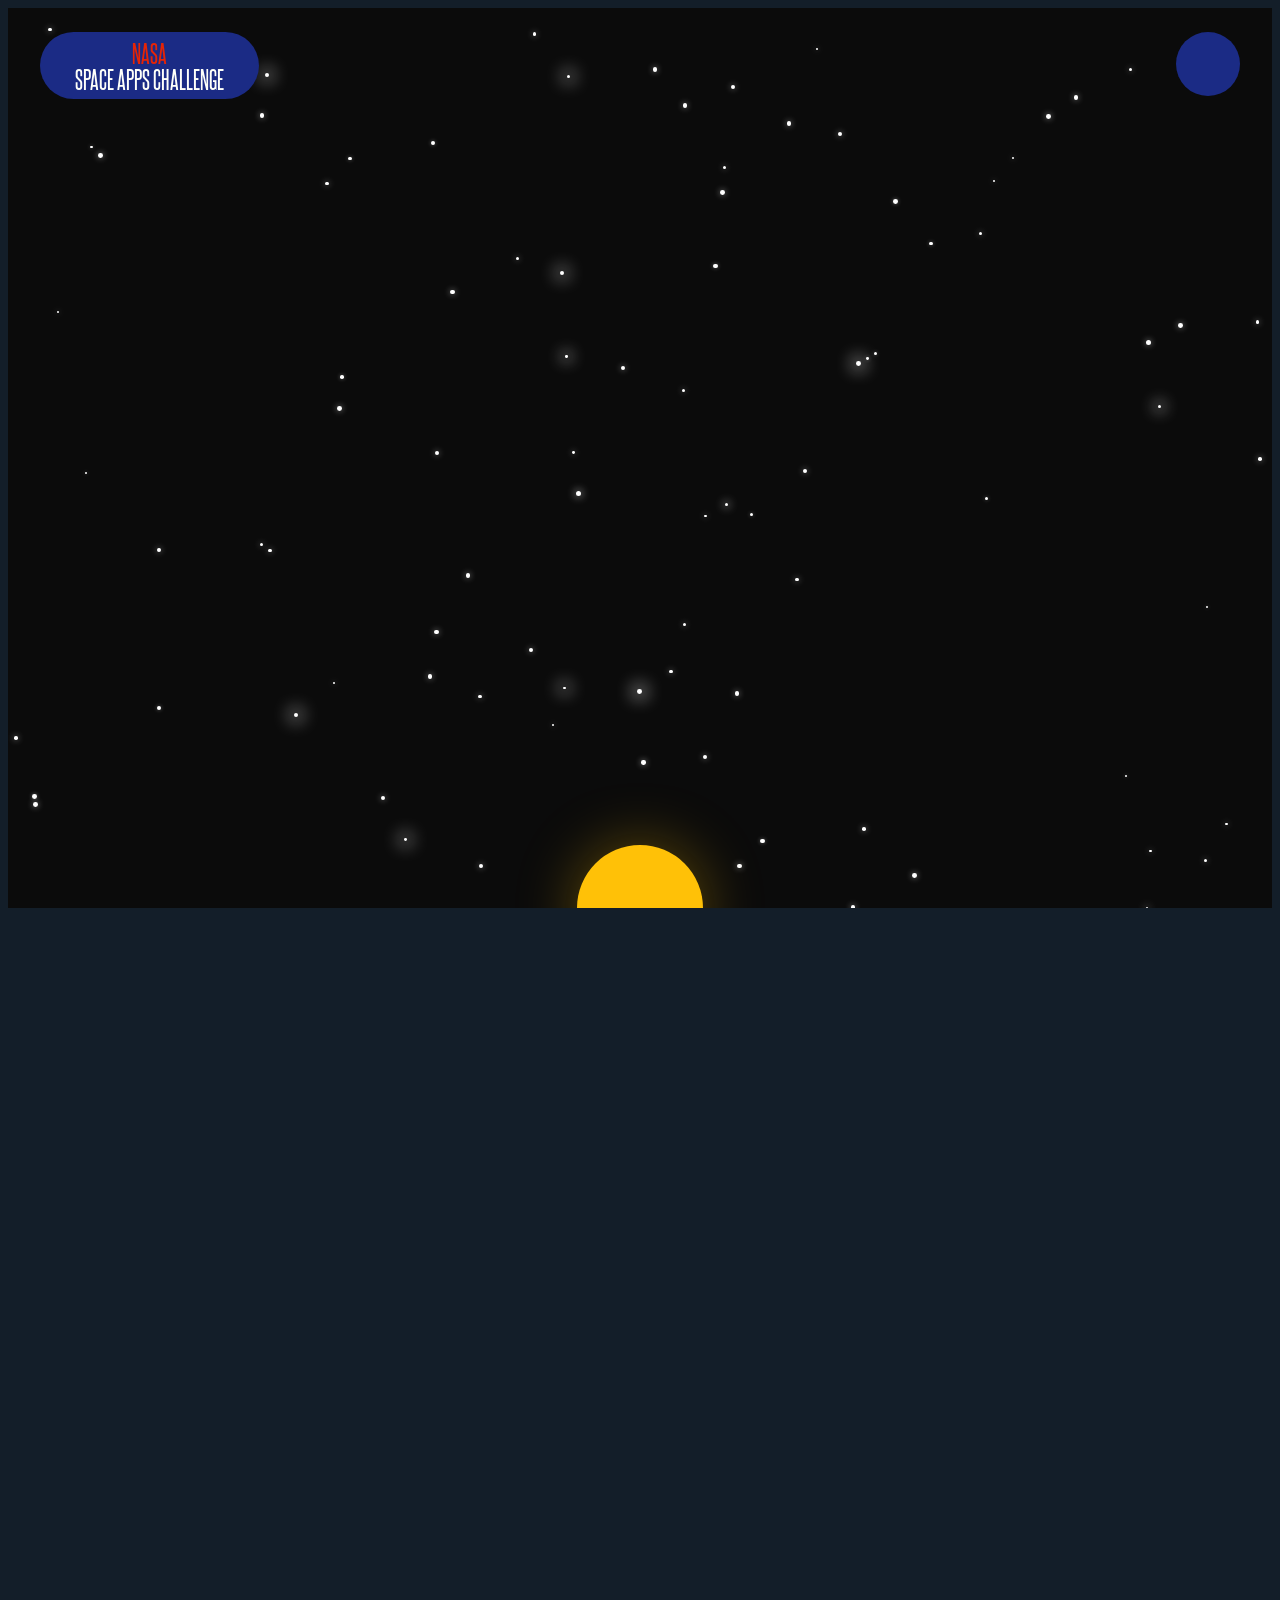
<file: index.html>
<!DOCTYPE html>
<html lang="en">
<head>
    <meta charset="UTF-8">
    <meta name="viewport" content="width=device-width, initial-scale=1.0">
    <title>ABANDONED but not FORGOTTEN | Dormant</title>


    <link rel="stylesheet" href="CSS/styles.css">
    <link rel="stylesheet" href="CSS/fonts.css">
</head>
<body class="structure">

    <section class="recorrido">
        <div class="portada">

            <div class="sistema-solar">

                <div class="estrellas" aria-hidden="true"></div>

                <div class="sol" aria-hidden="true">
                    <svg class="orbitas" viewBox="-1000 -400 2000 800">

                        <path id="orbita-tierra" class="linea"
                              d="M -1150 0 A 1150 160 0 0 0 1150 0 A 1150 160 0 0 0 -1150 0"/>
                        <path id="orbita-marte" class="linea"
                              d="M -1500 0 A 1500 250 0 0 0 1500 0 A 1500 250 0 0 0 -1500 0"/>

                        <g class="planeta tierra">
                            <animateMotion dur="45s" begin="-8s" repeatCount="indefinite">
                                <mpath href="#orbita-tierra"/>
                            </animateMotion>
                            <circle r="30" fill="#1f5fa8"/>
                            <g>
                                <animateTransform attributeName="transform" type="rotate"
                                                  from="0" to="360" dur="7s" repeatCount="indefinite"/>
                                <circle cx="62" r="12" fill="#9a9a9a"/>
                            </g>
                        </g>

                        <g class="planeta marte">
                            <animateMotion dur="80s" begin="-30s" repeatCount="indefinite">
                                <mpath href="#orbita-marte"/>
                            </animateMotion>
                            <circle r="28" fill="#8e2420"/>
                        </g>

                    </svg>
                </div> <!-- cierra .sol -->
            <div class="esquinas">
                <a class="boton-evento" href="https://www.spaceappschallenge.org"
                target="_blank" rel="noopener"
                aria-label="Sitio oficial">
                <span class="rojo">NASA</span>
                <span>SPACE APPS CHALLENGE</span>
                </a>

                <a class="boton-equipo" href="https://www.spaceappschallenge.org/2026/find-a-team/dormant/" aria-label="Página del equipo Dormant">
                </a>
                
            </div>
            
            <div class="t1">
            <h1 class="palabra-grande" id="t3">ABANDONED</h1>
            <h2 class="titulo">BUT NOT</h2>
            <h2 class="palabra-grande" id="t4">FORGOTTEN</h2>
            </div>
            </div>

            <div class="tarjetas">

                <a class="tarjeta" href="luna.html">
                    <div class="estrellas-tarjeta" aria-hidden="true"></div>
                    <span class="rotulo" aria-hidden="true">MOON</span>
                    <img src="img-vid_Principal/moon-removebg-preview.png" alt="Ir a la página de la Luna">
                </a>

                <a class="tarjeta" href="marte.html">
                    <div class="estrellas-tarjeta" aria-hidden="true"></div>
                    <span class="rotulo" aria-hidden="true">MARS</span>
                    <img src="img-vid_Principal/mars-removebg-preview.png" alt="Ir a la página de Marte">
                </a>

            </div>
        </div>
    </section>

    <script src="JS/main.js"></script>
    

</body>
</html>
</file>
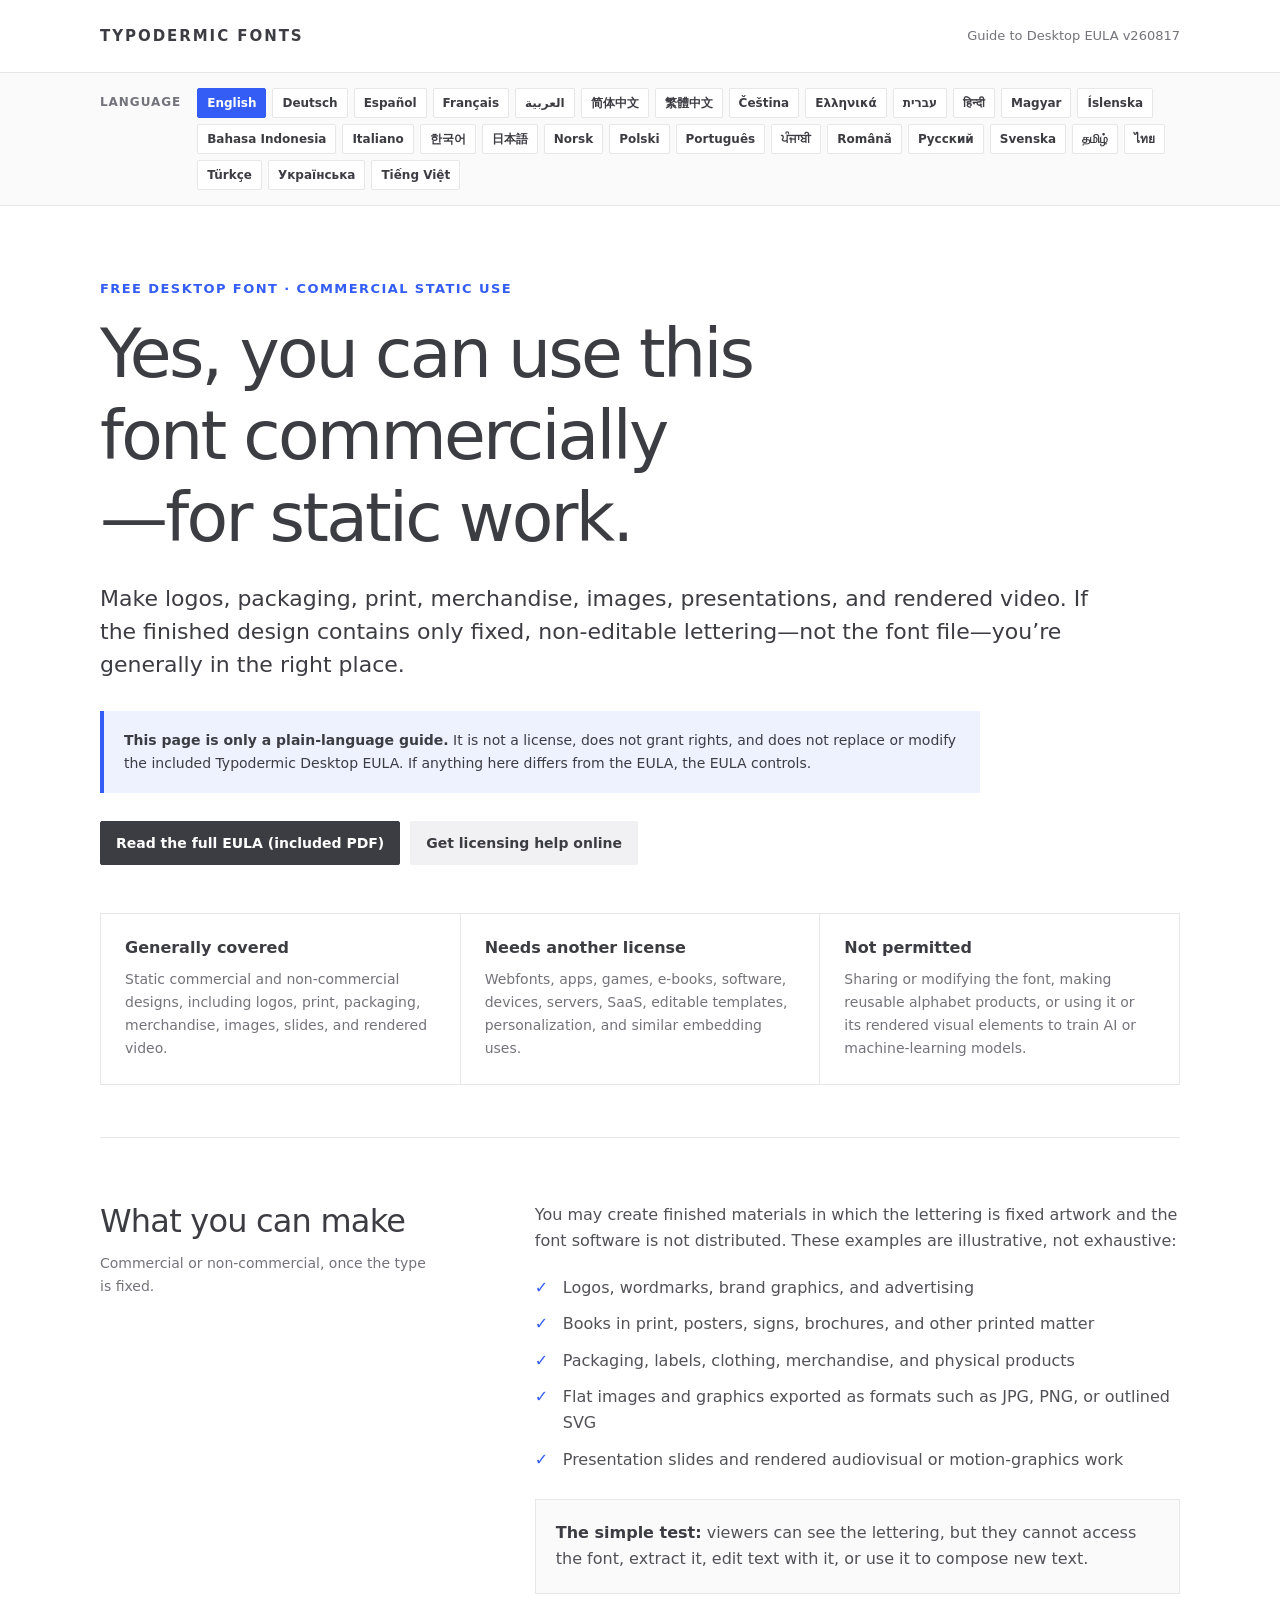
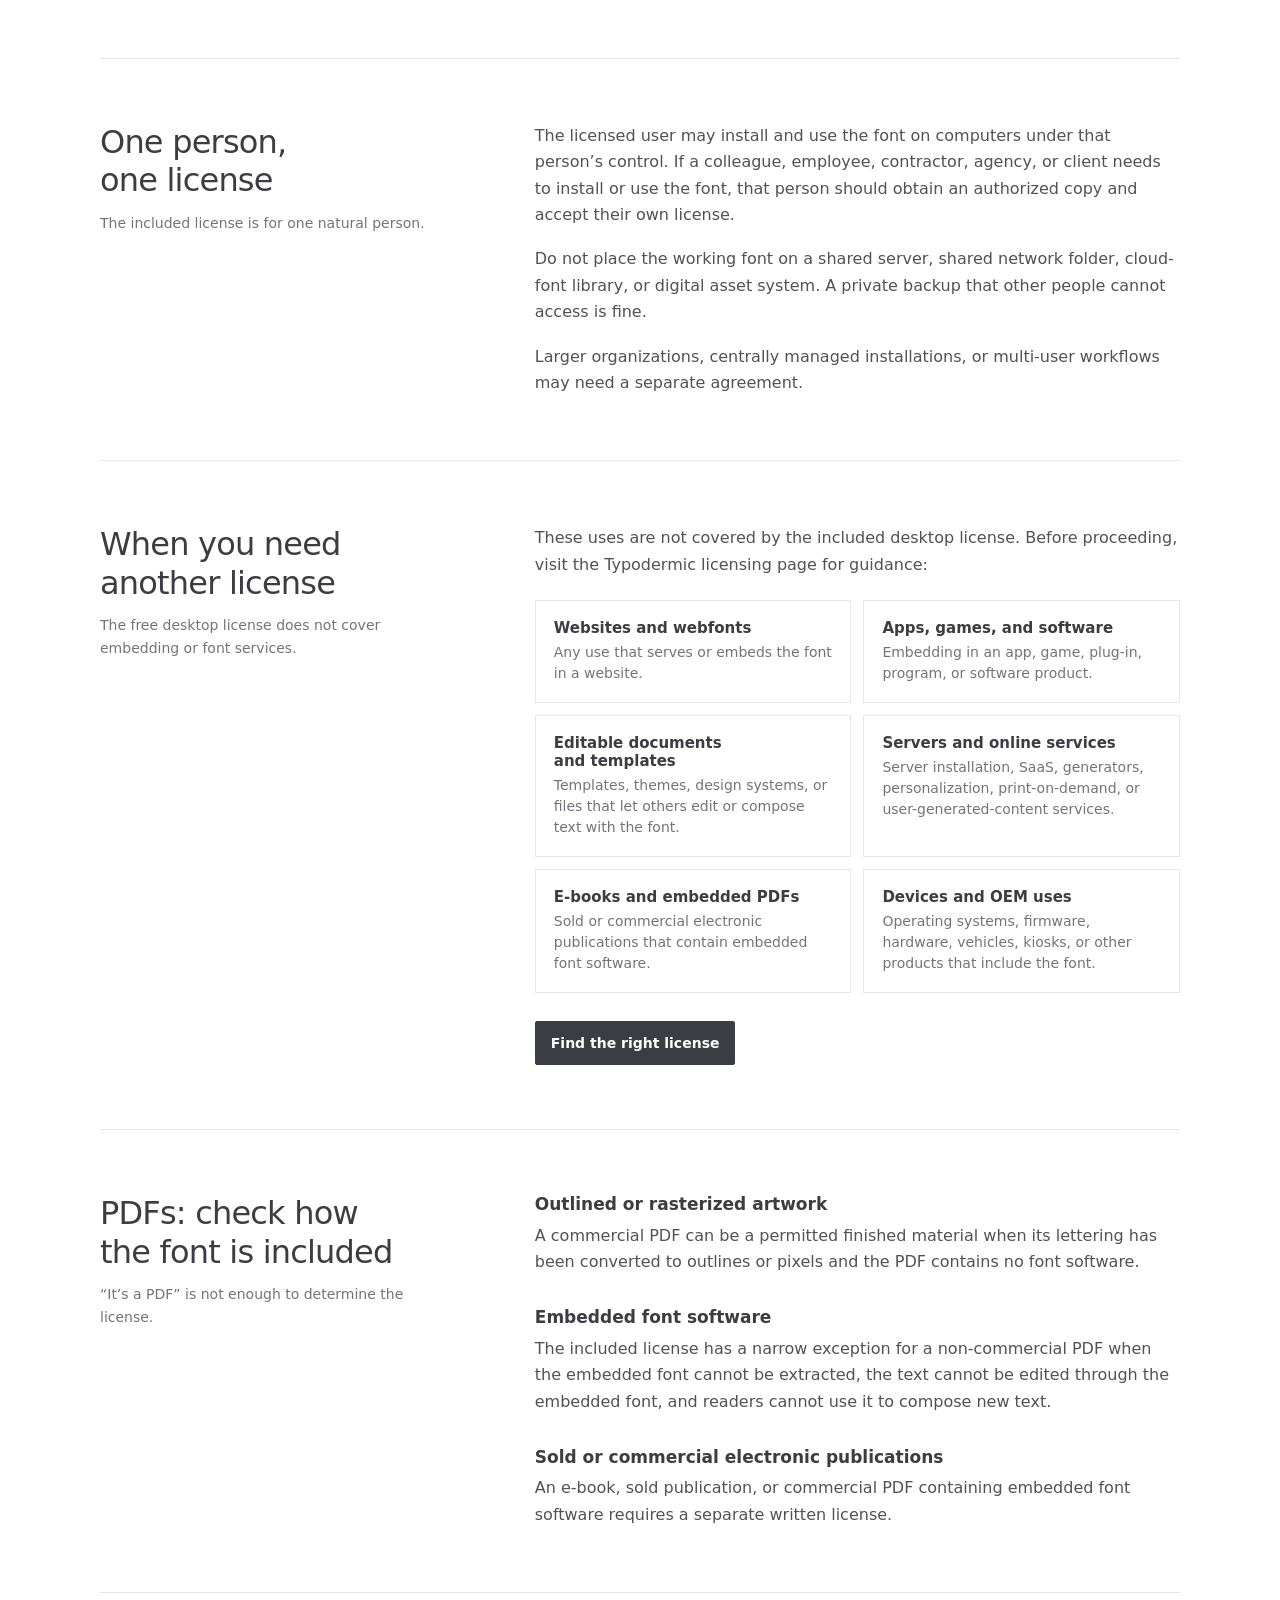
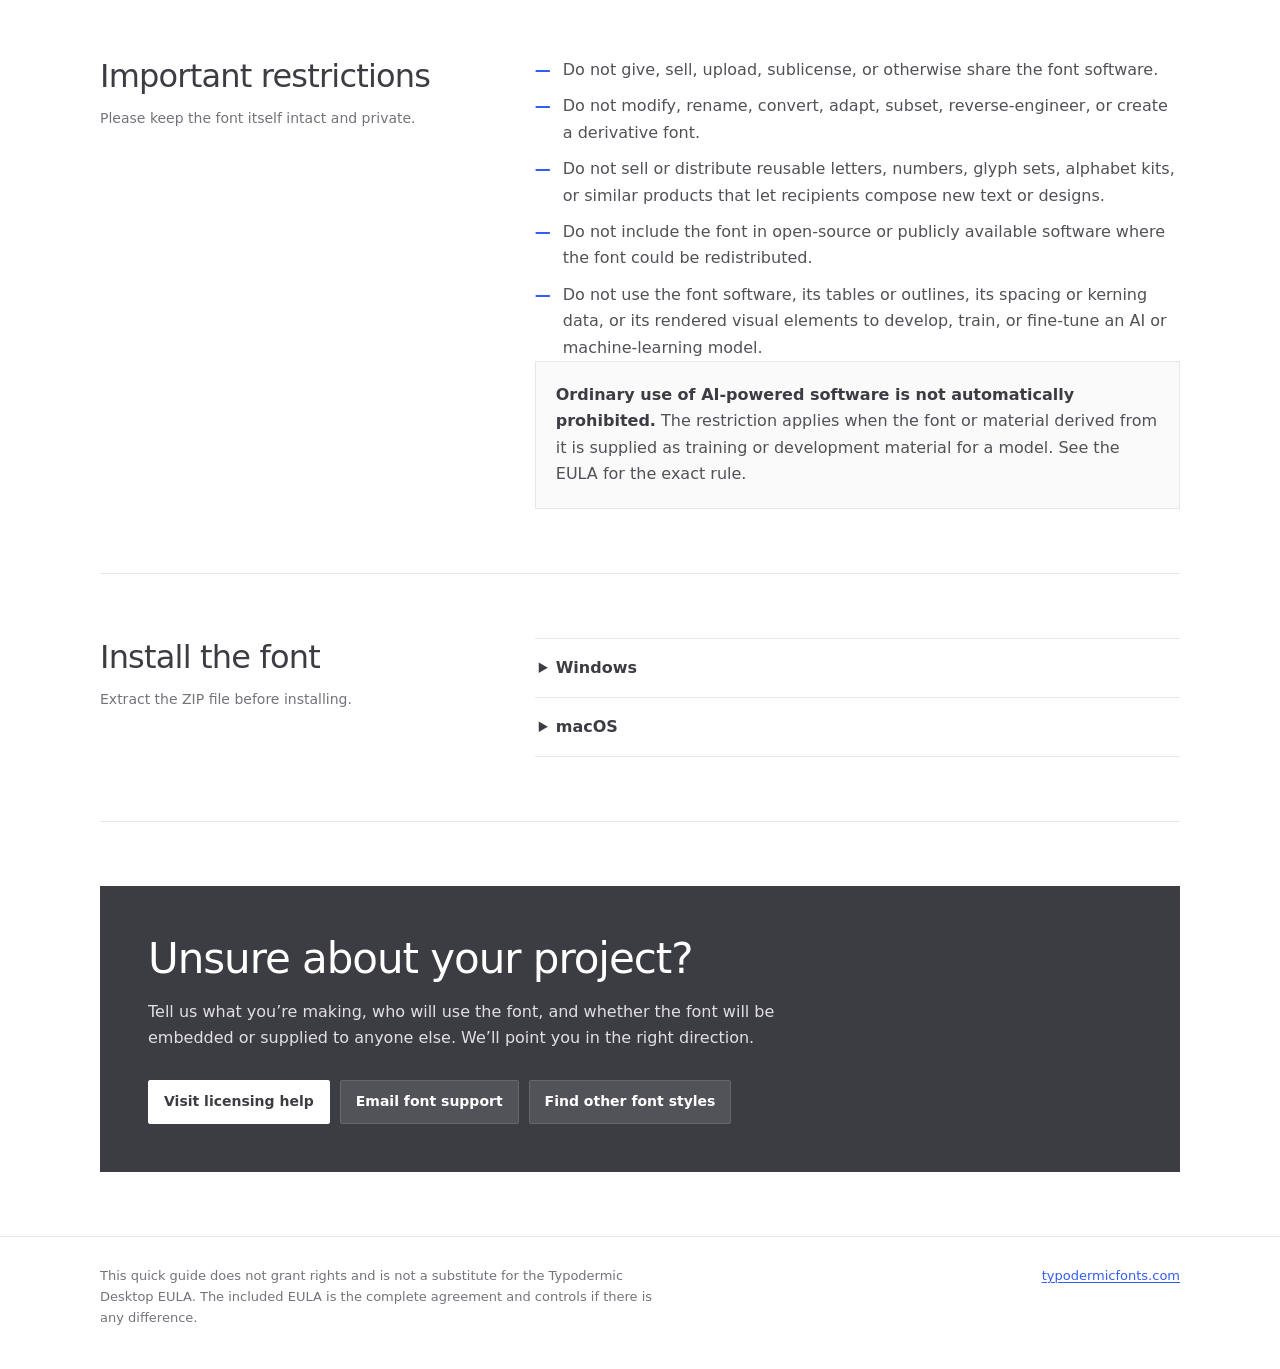
<file: Text_Fonts/steelfish/read-this.html>
<!doctype html>
<html lang="en">
<head>
  <meta charset="utf-8">
  <meta name="viewport" content="width=device-width, initial-scale=1">
  <meta name="theme-color" content="#335df5">
  <title>Typodermic Fonts — Free Desktop Font Quick Guide</title>
  <style>
    :root {
      color-scheme: light;
      --blue: #335df5;
      --charcoal: #3c3c43;
      --text: #515157;
      --muted: #73737b;
      --control: #f1f1f3;
      --line: #e7e7e9;
      --white: #ffffff;
      --soft-blue: #eef2ff;
      --radius: 2px;
      --shell: min(calc(100% - 48px), 1080px);
      --reading: 72ch;
    }

    * {
      box-sizing: border-box;
    }

    html {
      scroll-behavior: smooth;
    }

    body {
      margin: 0;
      background: var(--white);
      color: var(--text);
      font-family: system-ui, -apple-system, BlinkMacSystemFont, "Segoe UI", Helvetica, Arial, sans-serif;
      font-size: 16px;
      line-height: 1.65;
      -webkit-font-smoothing: antialiased;
      text-rendering: optimizeLegibility;
    }

    a {
      color: var(--blue);
      text-decoration-thickness: 1px;
      text-underline-offset: 0.18em;
    }

    a:hover {
      text-decoration-thickness: 2px;
    }

    a:focus-visible,
    summary:focus-visible {
      outline: 2px solid var(--blue);
      outline-offset: 3px;
    }

    .site-header {
      border-bottom: 1px solid var(--line);
    }

    .header-inner,
    .language-inner,
    main,
    .footer-inner {
      width: var(--shell);
      margin-inline: auto;
    }

    .header-inner {
      min-height: 72px;
      display: flex;
      align-items: center;
      justify-content: space-between;
      gap: 24px;
    }

    .wordmark {
      color: var(--charcoal);
      font-size: 15px;
      font-weight: 800;
      letter-spacing: 0.13em;
      line-height: 1;
      text-decoration: none;
      white-space: nowrap;
    }

    .wordmark:hover {
      color: var(--blue);
      text-decoration: none;
    }

    .header-note {
      color: var(--muted);
      font-size: 13px;
      text-align: right;
    }

    .language-bar {
      border-bottom: 1px solid var(--line);
      background: #fafafa;
    }

    .language-inner {
      display: flex;
      align-items: flex-start;
      gap: 16px;
      padding: 15px 0;
    }

    .language-label {
      flex: 0 0 auto;
      margin: 5px 0 0;
      color: var(--muted);
      font-size: 12px;
      font-weight: 750;
      letter-spacing: 0.08em;
      text-transform: uppercase;
    }

    .language-buttons {
      display: flex;
      flex-wrap: wrap;
      gap: 6px;
    }

    .language-button {
      min-height: 30px;
      padding: 5px 9px;
      border: 1px solid var(--line);
      border-radius: var(--radius);
      background: var(--white);
      color: var(--charcoal);
      font: inherit;
      font-size: 12px;
      font-weight: 650;
      line-height: 1.2;
      cursor: pointer;
    }

    .language-button:hover,
    .language-button:focus-visible,
    .language-button[aria-pressed="true"] {
      border-color: var(--blue);
      background: var(--blue);
      color: var(--white);
    }

    .language-button:focus-visible {
      outline: 2px solid var(--blue);
      outline-offset: 2px;
    }

    .sr-only {
      position: absolute;
      width: 1px;
      height: 1px;
      padding: 0;
      margin: -1px;
      overflow: hidden;
      clip: rect(0, 0, 0, 0);
      white-space: nowrap;
      border: 0;
    }

    .hero {
      padding: 72px 0 52px;
      border-bottom: 1px solid var(--line);
    }

    .eyebrow {
      margin: 0 0 14px;
      color: var(--blue);
      font-size: 13px;
      font-weight: 750;
      letter-spacing: 0.11em;
      text-transform: uppercase;
    }

    h1,
    h2,
    h3 {
      color: var(--charcoal);
      line-height: 1.2;
      text-wrap: balance;
    }

    h1 {
      max-width: 820px;
      margin: 0;
      font-size: clamp(36px, 5.8vw, 68px);
      font-weight: 450;
      letter-spacing: -0.04em;
    }

    .intro {
      max-width: var(--reading);
      margin: 24px 0 0;
      color: var(--charcoal);
      font-size: clamp(18px, 2.2vw, 22px);
      line-height: 1.5;
    }

    .legal-notice {
      max-width: 880px;
      margin-top: 30px;
      padding: 18px 20px;
      background: var(--soft-blue);
      border-inline-start: 4px solid var(--blue);
      color: var(--charcoal);
      font-size: 14px;
    }

    .legal-notice strong {
      font-weight: 750;
    }

    .actions {
      display: flex;
      flex-wrap: wrap;
      gap: 10px;
      margin-top: 28px;
    }

    .button {
      display: inline-flex;
      min-height: 44px;
      align-items: center;
      justify-content: center;
      padding: 10px 15px;
      border: 1px solid var(--charcoal);
      border-radius: var(--radius);
      background: var(--charcoal);
      color: var(--white);
      font-size: 14px;
      font-weight: 700;
      line-height: 1.2;
      text-align: center;
      text-decoration: none;
    }

    .button.secondary {
      border-color: var(--control);
      background: var(--control);
      color: var(--charcoal);
    }

    .button:hover,
    .button:focus-visible {
      border-color: var(--blue);
      background: var(--blue);
      color: var(--white);
      text-decoration: none;
    }

    .summary-grid {
      display: grid;
      grid-template-columns: repeat(3, minmax(0, 1fr));
      gap: 1px;
      margin-top: 48px;
      background: var(--line);
      border: 1px solid var(--line);
    }

    .summary-card {
      min-width: 0;
      padding: 24px;
      background: var(--white);
    }

    .summary-card h2 {
      margin: 0 0 10px;
      font-size: 16px;
      font-weight: 750;
    }

    .summary-card p {
      margin: 0;
      color: var(--muted);
      font-size: 14px;
    }

    .section {
      display: grid;
      grid-template-columns: minmax(180px, 0.34fr) minmax(0, 0.66fr);
      gap: clamp(36px, 8vw, 110px);
      padding: 64px 0;
      border-bottom: 1px solid var(--line);
    }

    .section-heading h2 {
      margin: 0;
      font-size: clamp(23px, 3vw, 32px);
      font-weight: 500;
      letter-spacing: -0.025em;
    }

    .section-heading p {
      margin: 12px 0 0;
      color: var(--muted);
      font-size: 14px;
    }

    .section-body > :first-child {
      margin-top: 0;
    }

    .section-body > :last-child {
      margin-bottom: 0;
    }

    .section-body h3 {
      margin: 32px 0 8px;
      font-size: 17px;
      font-weight: 750;
    }

    .section-body p {
      max-width: var(--reading);
      margin: 0 0 18px;
    }

    .plain-list,
    .cross-list {
      display: grid;
      gap: 10px;
      max-width: var(--reading);
      margin: 20px 0 0;
      padding: 0;
      list-style: none;
    }

    .plain-list li,
    .cross-list li {
      position: relative;
      padding-inline-start: 28px;
    }

    .plain-list li::before,
    .cross-list li::before {
      position: absolute;
      inset-inline-start: 0;
      color: var(--blue);
      font-weight: 800;
    }

    .plain-list li::before {
      content: "✓";
    }

    .cross-list li::before {
      content: "—";
    }

    .callout {
      max-width: var(--reading);
      margin: 26px 0;
      padding: 20px;
      border: 1px solid var(--line);
      background: #fafafa;
    }

    .callout strong {
      color: var(--charcoal);
    }

    .license-grid {
      display: grid;
      grid-template-columns: repeat(2, minmax(0, 1fr));
      gap: 12px;
      margin-top: 22px;
    }

    .license-item {
      padding: 18px;
      border: 1px solid var(--line);
    }

    .license-item h3 {
      margin: 0 0 5px;
      font-size: 15px;
    }

    .license-item p {
      margin: 0;
      color: var(--muted);
      font-size: 14px;
      line-height: 1.5;
    }

    details {
      max-width: var(--reading);
      border-top: 1px solid var(--line);
    }

    details:last-of-type {
      border-bottom: 1px solid var(--line);
    }

    summary {
      padding: 16px 4px;
      color: var(--charcoal);
      cursor: pointer;
      font-weight: 700;
    }

    details p {
      margin: 0;
      padding: 0 4px 18px;
      font-size: 14px;
    }

    .help-panel {
      margin: 64px 0;
      padding: clamp(26px, 5vw, 48px);
      background: var(--charcoal);
      color: var(--white);
    }

    .help-panel h2 {
      margin: 0;
      color: var(--white);
      font-size: clamp(27px, 4vw, 42px);
      font-weight: 450;
      letter-spacing: -0.025em;
    }

    .help-panel p {
      max-width: 62ch;
      margin: 14px 0 0;
      color: #e0e0e3;
    }

    .help-panel .button {
      border-color: var(--white);
      background: var(--white);
      color: var(--charcoal);
    }

    .help-panel .button.secondary {
      border-color: #67676e;
      background: #525259;
      color: var(--white);
    }

    .help-panel .button:hover,
    .help-panel .button:focus-visible {
      border-color: var(--blue);
      background: var(--blue);
      color: var(--white);
    }

    .site-footer {
      border-top: 1px solid var(--line);
    }

    .footer-inner {
      display: flex;
      justify-content: space-between;
      gap: 32px;
      padding: 28px 0 40px;
      color: var(--muted);
      font-size: 13px;
    }

    .footer-inner p {
      max-width: 70ch;
      margin: 0;
    }

    .footer-inner a {
      white-space: nowrap;
    }

    @media (max-width: 760px) {
      :root {
        --shell: min(calc(100% - 32px), 1080px);
      }

      .header-inner {
        min-height: 64px;
      }

      .header-note {
        display: none;
      }

      .language-inner {
        flex-direction: column;
        gap: 9px;
      }

      .language-label {
        margin-top: 0;
      }

      .hero {
        padding: 48px 0 36px;
      }

      .summary-grid,
      .section,
      .license-grid {
        grid-template-columns: 1fr;
      }

      .section {
        gap: 24px;
        padding: 46px 0;
      }

      .summary-card {
        padding: 20px;
      }

      .footer-inner {
        flex-direction: column;
        gap: 14px;
      }
    }

    @media (prefers-reduced-motion: reduce) {
      html {
        scroll-behavior: auto;
      }
    }

    @media print {
      :root {
        --shell: 100%;
      }

      body {
        color: #000;
        font-size: 11pt;
      }

      .site-header,
      .actions,
      .help-panel,
      .footer-link {
        display: none;
      }

      .hero,
      .section {
        padding: 24px 0;
      }

      .summary-grid,
      .license-grid {
        break-inside: avoid;
      }

      a {
        color: inherit;
      }
    }
  </style>
</head>
<body>
  <header class="site-header">
    <div class="header-inner">
      <a class="wordmark" href="https://typodermicfonts.com/">TYPODERMIC FONTS</a>
      <div class="header-note" data-i18n="headerNote">Guide to Desktop EULA v260817</div>
    </div>
  </header>

  <nav class="language-bar" aria-label="Choose a language" dir="ltr">
    <div class="language-inner">
      <p class="language-label" data-i18n="languageLabel">Language</p>
      <div class="language-buttons">
        <button class="language-button" type="button" data-lang="en" aria-pressed="true">English</button>
        <button class="language-button" type="button" data-lang="de" aria-pressed="false">Deutsch</button>
        <button class="language-button" type="button" data-lang="es" aria-pressed="false">Español</button>
        <button class="language-button" type="button" data-lang="fr" aria-pressed="false">Français</button>
        <button class="language-button" type="button" data-lang="ar" aria-pressed="false">العربية</button>
        <button class="language-button" type="button" data-lang="zh-Hans" aria-pressed="false">简体中文</button>
        <button class="language-button" type="button" data-lang="zh-Hant" aria-pressed="false">繁體中文</button>
        <button class="language-button" type="button" data-lang="cs" aria-pressed="false">Čeština</button>
        <button class="language-button" type="button" data-lang="el" aria-pressed="false">Ελληνικά</button>
        <button class="language-button" type="button" data-lang="he" aria-pressed="false">עברית</button>
        <button class="language-button" type="button" data-lang="hi" aria-pressed="false">हिन्दी</button>
        <button class="language-button" type="button" data-lang="hu" aria-pressed="false">Magyar</button>
        <button class="language-button" type="button" data-lang="is" aria-pressed="false">Íslenska</button>
        <button class="language-button" type="button" data-lang="id" aria-pressed="false">Bahasa Indonesia</button>
        <button class="language-button" type="button" data-lang="it" aria-pressed="false">Italiano</button>
        <button class="language-button" type="button" data-lang="ko" aria-pressed="false">한국어</button>
        <button class="language-button" type="button" data-lang="ja" aria-pressed="false">日本語</button>
        <button class="language-button" type="button" data-lang="no" aria-pressed="false">Norsk</button>
        <button class="language-button" type="button" data-lang="pl" aria-pressed="false">Polski</button>
        <button class="language-button" type="button" data-lang="pt" aria-pressed="false">Português</button>
        <button class="language-button" type="button" data-lang="pa" aria-pressed="false">ਪੰਜਾਬੀ</button>
        <button class="language-button" type="button" data-lang="ro" aria-pressed="false">Română</button>
        <button class="language-button" type="button" data-lang="ru" aria-pressed="false">Русский</button>
        <button class="language-button" type="button" data-lang="sv" aria-pressed="false">Svenska</button>
        <button class="language-button" type="button" data-lang="ta" aria-pressed="false">தமிழ்</button>
        <button class="language-button" type="button" data-lang="th" aria-pressed="false">ไทย</button>
        <button class="language-button" type="button" data-lang="tr" aria-pressed="false">Türkçe</button>
        <button class="language-button" type="button" data-lang="uk" aria-pressed="false">Українська</button>
        <button class="language-button" type="button" data-lang="vi" aria-pressed="false">Tiếng Việt</button>
      </div>
      <span class="sr-only" id="language-status" aria-live="polite"></span>
    </div>
  </nav>

  <noscript><p class="legal-notice">Language switching requires JavaScript. The English guide remains available below.</p></noscript>

  <main id="guide-content">
    <section class="hero" aria-labelledby="page-title">
      <p class="eyebrow" data-i18n="eyebrow">Free desktop font · commercial static use</p>
      <h1 id="page-title" data-i18n="pageHeading">Yes, you can use this font commercially—for static work.</h1>
      <p class="intro" data-i18n="intro">Make logos, packaging, print, merchandise, images, presentations, and rendered video. If the finished design contains only fixed, non-editable lettering—not the font file—you’re generally in the right place.</p>

      <div class="legal-notice" role="note">
        <strong data-i18n="noticeLead">This page is only a plain-language guide.</strong> <span data-i18n="noticeText">It is not a license, does not grant rights, and does not replace or modify the included Typodermic Desktop EULA. If anything here differs from the EULA, the EULA controls.</span>
      </div>

      <div class="actions">
        <a class="button" href="Typodermic Desktop EULA 2026.pdf" data-i18n="eulaButton">Read the full EULA (included PDF)</a>
        <a class="button secondary" href="https://typodermicfonts.com/license/" data-i18n="helpOnlineButton">Get licensing help online</a>
      </div>

      <div class="summary-grid">
        <article class="summary-card">
          <h2 data-i18n="coveredTitle">Generally covered</h2>
          <p data-i18n="coveredText">Static commercial and non-commercial designs, including logos, print, packaging, merchandise, images, slides, and rendered video.</p>
        </article>
        <article class="summary-card">
          <h2 data-i18n="anotherTitle">Needs another license</h2>
          <p data-i18n="anotherText">Webfonts, apps, games, e-books, software, devices, servers, SaaS, editable templates, personalization, and similar embedding uses.</p>
        </article>
        <article class="summary-card">
          <h2 data-i18n="notPermittedTitle">Not permitted</h2>
          <p data-i18n="notPermittedText">Sharing or modifying the font, making reusable alphabet products, or using it or its rendered visual elements to train AI or machine-learning models.</p>
        </article>
      </div>
    </section>

    <section class="section" aria-labelledby="make-heading">
      <div class="section-heading">
        <h2 id="make-heading" data-i18n="makeHeading">What you can make</h2>
        <p data-i18n="makeSubheading">Commercial or non-commercial, once the type is fixed.</p>
      </div>
      <div class="section-body" data-i18n-html="makeBody">
        <p>You may create finished materials in which the lettering is fixed artwork and the font software is not distributed. These examples are illustrative, not exhaustive:</p>
        <ul class="plain-list">
          <li>Logos, wordmarks, brand graphics, and advertising</li>
          <li>Books in print, posters, signs, brochures, and other printed matter</li>
          <li>Packaging, labels, clothing, merchandise, and physical products</li>
          <li>Flat images and graphics exported as formats such as JPG, PNG, or outlined SVG</li>
          <li>Presentation slides and rendered audiovisual or motion-graphics work</li>
        </ul>
        <div class="callout">
          <strong>The simple test:</strong> viewers can see the lettering, but they cannot access the font, extract it, edit text with it, or use it to compose new text.
        </div>
      </div>
    </section>

    <section class="section" aria-labelledby="user-heading">
      <div class="section-heading">
        <h2 id="user-heading" data-i18n="userHeading">One person, one license</h2>
        <p data-i18n="userSubheading">The included license is for one natural person.</p>
      </div>
      <div class="section-body" data-i18n-html="userBody">
        <p>The licensed user may install and use the font on computers under that person’s control. If a colleague, employee, contractor, agency, or client needs to install or use the font, that person should obtain an authorized copy and accept their own license.</p>
        <p>Do not place the working font on a shared server, shared network folder, cloud-font library, or digital asset system. A private backup that other people cannot access is fine.</p>
        <p>Larger organizations, centrally managed installations, or multi-user workflows may need a separate agreement.</p>
      </div>
    </section>

    <section class="section" aria-labelledby="different-heading">
      <div class="section-heading">
        <h2 id="different-heading" data-i18n="differentHeading">When you need another license</h2>
        <p data-i18n="differentSubheading">The free desktop license does not cover embedding or font services.</p>
      </div>
      <div class="section-body" data-i18n-html="differentBody">
        <p>These uses are not covered by the included desktop license. Before proceeding, visit the Typodermic licensing page for guidance:</p>
        <div class="license-grid">
          <article class="license-item">
            <h3>Websites and webfonts</h3>
            <p>Any use that serves or embeds the font in a website.</p>
          </article>
          <article class="license-item">
            <h3>Apps, games, and software</h3>
            <p>Embedding in an app, game, plug-in, program, or software product.</p>
          </article>
          <article class="license-item">
            <h3>Editable documents and templates</h3>
            <p>Templates, themes, design systems, or files that let others edit or compose text with the font.</p>
          </article>
          <article class="license-item">
            <h3>Servers and online services</h3>
            <p>Server installation, SaaS, generators, personalization, print-on-demand, or user-generated-content services.</p>
          </article>
          <article class="license-item">
            <h3>E-books and embedded PDFs</h3>
            <p>Sold or commercial electronic publications that contain embedded font software.</p>
          </article>
          <article class="license-item">
            <h3>Devices and OEM uses</h3>
            <p>Operating systems, firmware, hardware, vehicles, kiosks, or other products that include the font.</p>
          </article>
        </div>
        <div class="actions">
          <a class="button" href="https://typodermicfonts.com/license/">Find the right license</a>
        </div>
      </div>
    </section>

    <section class="section" aria-labelledby="pdf-heading">
      <div class="section-heading">
        <h2 id="pdf-heading" data-i18n="pdfHeading">PDFs: check how the font is included</h2>
        <p data-i18n="pdfSubheading">“It’s a PDF” is not enough to determine the license.</p>
      </div>
      <div class="section-body" data-i18n-html="pdfBody">
        <h3>Outlined or rasterized artwork</h3>
        <p>A commercial PDF can be a permitted finished material when its lettering has been converted to outlines or pixels and the PDF contains no font software.</p>

        <h3>Embedded font software</h3>
        <p>The included license has a narrow exception for a non-commercial PDF when the embedded font cannot be extracted, the text cannot be edited through the embedded font, and readers cannot use it to compose new text.</p>

        <h3>Sold or commercial electronic publications</h3>
        <p>An e-book, sold publication, or commercial PDF containing embedded font software requires a separate written license.</p>
      </div>
    </section>

    <section class="section" aria-labelledby="limits-heading">
      <div class="section-heading">
        <h2 id="limits-heading" data-i18n="limitsHeading">Important restrictions</h2>
        <p data-i18n="limitsSubheading">Please keep the font itself intact and private.</p>
      </div>
      <div class="section-body" data-i18n-html="limitsBody">
        <ul class="cross-list">
          <li>Do not give, sell, upload, sublicense, or otherwise share the font software.</li>
          <li>Do not modify, rename, convert, adapt, subset, reverse-engineer, or create a derivative font.</li>
          <li>Do not sell or distribute reusable letters, numbers, glyph sets, alphabet kits, or similar products that let recipients compose new text or designs.</li>
          <li>Do not include the font in open-source or publicly available software where the font could be redistributed.</li>
          <li>Do not use the font software, its tables or outlines, its spacing or kerning data, or its rendered visual elements to develop, train, or fine-tune an AI or machine-learning model.</li>
        </ul>
        <p class="callout"><strong>Ordinary use of AI-powered software is not automatically prohibited.</strong> The restriction applies when the font or material derived from it is supplied as training or development material for a model. See the EULA for the exact rule.</p>
      </div>
    </section>

    <section class="section" aria-labelledby="install-heading">
      <div class="section-heading">
        <h2 id="install-heading" data-i18n="installHeading">Install the font</h2>
        <p data-i18n="installSubheading">Extract the ZIP file before installing.</p>
      </div>
      <div class="section-body" data-i18n-html="installBody">
        <details>
          <summary>Windows</summary>
          <p>Extract the ZIP file, select the font files, right-click, and choose <strong>Install</strong>. Depending on your version of Windows, you can also open a font file and select <strong>Install</strong>.</p>
        </details>
        <details>
          <summary>macOS</summary>
          <p>Extract the ZIP file, double-click a font file, and choose <strong>Install Font</strong> in Font Book.</p>
        </details>
      </div>
    </section>

    <section class="help-panel" aria-labelledby="help-heading">
      <h2 id="help-heading" data-i18n="helpHeading">Unsure about your project?</h2>
      <p data-i18n="helpText">Tell us what you’re making, who will use the font, and whether the font will be embedded or supplied to anyone else. We’ll point you in the right direction.</p>
      <div class="actions">
        <a class="button" href="https://typodermicfonts.com/license/" data-i18n="helpVisit">Visit licensing help</a>
        <a class="button secondary" href="mailto:fontsupport@typodermicfonts.com" data-i18n="helpEmail">Email font support</a>
        <a class="button secondary" href="https://typodermicfonts.com/search/" data-i18n="helpStyles">Find other font styles</a>
      </div>
    </section>
  </main>

  <footer class="site-footer">
    <div class="footer-inner">
      <p data-i18n="footerText">This quick guide does not grant rights and is not a substitute for the Typodermic Desktop EULA. The included EULA is the complete agreement and controls if there is any difference.</p>
      <a class="footer-link" href="https://typodermicfonts.com/">typodermicfonts.com</a>
    </div>
  </footer>
  <script>
    (() => {
      "use strict";

      const escapeHtml = (value) => String(value).replace(/[&<>"']/g, (character) => ({
        "&": "&amp;",
        "<": "&lt;",
        ">": "&gt;",
        "\"": "&quot;",
        "'": "&#039;"
      })[character]);

      function makeBody(introduction, items, calloutLead, calloutText) {
        return `<p>${escapeHtml(introduction)}</p><ul class="plain-list">${items.map((item) => `<li>${escapeHtml(item)}</li>`).join("")}</ul><div class="callout"><strong>${escapeHtml(calloutLead)}</strong> ${escapeHtml(calloutText)}</div>`;
      }

      function userBody(paragraphs) {
        return paragraphs.map((paragraph) => `<p>${escapeHtml(paragraph)}</p>`).join("");
      }

      function differentBody(introduction, items, buttonText) {
        return `<p>${escapeHtml(introduction)}</p><div class="license-grid">${items.map(([heading, text]) => `<article class="license-item"><h3>${escapeHtml(heading)}</h3><p>${escapeHtml(text)}</p></article>`).join("")}</div><div class="actions"><a class="button" href="https://typodermicfonts.com/license/">${escapeHtml(buttonText)}</a></div>`;
      }

      function pdfBody(items) {
        return items.map(([heading, text]) => `<h3>${escapeHtml(heading)}</h3><p>${escapeHtml(text)}</p>`).join("");
      }

      function limitsBody(items, calloutLead, calloutText) {
        return `<ul class="cross-list">${items.map((item) => `<li>${escapeHtml(item)}</li>`).join("")}</ul><p class="callout"><strong>${escapeHtml(calloutLead)}</strong> ${escapeHtml(calloutText)}</p>`;
      }

      function installBody(windowsLabel, windowsText, macLabel, macText) {
        return `<details><summary>${escapeHtml(windowsLabel)}</summary><p>${escapeHtml(windowsText)}</p></details><details><summary>${escapeHtml(macLabel)}</summary><p>${escapeHtml(macText)}</p></details>`;
      }

      const translations = {
        de: {
          pageTitle: "Typodermic Fonts — Kurzübersicht zur kostenlosen Desktop-Schrift",
          headerNote: "Leitfaden zur Desktop-EULA v260817",
          languageLabel: "Sprache",
          eyebrow: "Kostenlose Desktop-Schrift · kommerzielle statische Nutzung",
          pageHeading: "Ja, Sie dürfen diese Schrift kommerziell verwenden — für statische Arbeiten.",
          intro: "Erstellen Sie Logos, Verpackungen, Drucksachen, Merchandising-Artikel, Bilder, Präsentationen und gerenderte Videos. Wenn der fertige Entwurf nur feste, nicht bearbeitbare Schriftzüge enthält — und nicht die Schriftdatei — liegen Sie im Allgemeinen richtig.",
          noticeLead: "Diese Seite ist nur ein Leitfaden in verständlicher Sprache.",
          noticeText: "Sie ist keine Lizenz, gewährt keine Rechte und ersetzt oder ändert die beigefügte Typodermic Desktop-EULA nicht. Bei Abweichungen gilt die EULA.",
          eulaButton: "Vollständige EULA lesen (beigefügte PDF)",
          helpOnlineButton: "Online-Hilfe zur Lizenzierung",
          coveredTitle: "Im Allgemeinen abgedeckt",
          coveredText: "Statische kommerzielle und nicht kommerzielle Entwürfe, darunter Logos, Drucksachen, Verpackungen, Waren, Bilder, Folien und gerenderte Videos.",
          anotherTitle: "Andere Lizenz erforderlich",
          anotherText: "Webfonts, Apps, Spiele, E-Books, Software, Geräte, Server, SaaS, bearbeitbare Vorlagen, Personalisierung und ähnliche Einbettungen.",
          notPermittedTitle: "Nicht gestattet",
          notPermittedText: "Die Schrift weiterzugeben oder zu verändern, wiederverwendbare Alphabetprodukte herzustellen oder sie beziehungsweise daraus gerenderte visuelle Elemente zum Trainieren von KI- oder Machine-Learning-Modellen zu verwenden.",
          makeHeading: "Was Sie erstellen dürfen",
          makeSubheading: "Kommerziell oder nicht kommerziell, sobald die Schrift fest eingebunden ist.",
          makeBody: makeBody("Sie dürfen fertige Materialien erstellen, in denen die Schrift als festes Artwork vorliegt und die Schriftsoftware nicht verbreitet wird. Die folgenden Beispiele sind nicht abschließend:", ["Logos, Wortmarken, Markengrafiken und Werbung", "Gedruckte Bücher, Poster, Schilder, Broschüren und andere Drucksachen", "Verpackungen, Etiketten, Kleidung, Merchandising-Artikel und physische Produkte", "Flache Bilder und Grafiken, exportiert etwa als JPG, PNG oder in Pfade umgewandelte SVG", "Präsentationsfolien und gerenderte audiovisuelle oder Motion-Graphics-Arbeiten"], "Der einfache Test:", "Betrachter können die Schrift sehen, aber weder auf die Schrift zugreifen oder sie extrahieren noch Text damit bearbeiten oder neu setzen."),
          userHeading: "Eine Person, eine Lizenz",
          userSubheading: "Die beigefügte Lizenz gilt für eine natürliche Person.",
          userBody: userBody(["Der lizenzierte Benutzer darf die Schrift auf Computern installieren und verwenden, die seiner Kontrolle unterliegen. Muss ein Kollege, Mitarbeiter, Auftragnehmer, eine Agentur oder ein Kunde die Schrift installieren oder verwenden, sollte diese Person eine autorisierte Kopie beziehen und eine eigene Lizenz annehmen.", "Legen Sie die verwendbare Schrift nicht auf einem gemeinsam genutzten Server, in einem Netzwerkordner, einer Cloud-Schriftbibliothek oder einem Digital-Asset-System ab. Eine private Sicherungskopie, auf die andere Personen nicht zugreifen können, ist zulässig.", "Größere Unternehmen, zentral verwaltete Installationen oder Arbeitsabläufe mit mehreren Benutzern können eine gesonderte Vereinbarung erfordern."]),
          differentHeading: "Wann Sie eine andere Lizenz benötigen",
          differentSubheading: "Die kostenlose Desktop-Lizenz deckt Einbettungen und Schriftdienste nicht ab.",
          differentBody: differentBody("Diese Nutzungen sind von der beigefügten Desktop-Lizenz nicht abgedeckt. Besuchen Sie vorab die Typodermic-Lizenzierungsseite:", [["Websites und Webfonts", "Jede Nutzung, bei der die Schrift über eine Website bereitgestellt oder darin eingebettet wird."], ["Apps, Spiele und Software", "Einbettung in eine App, ein Spiel, Plug-in, Programm oder Softwareprodukt."], ["Bearbeitbare Dokumente und Vorlagen", "Vorlagen, Designs, Gestaltungssysteme oder Dateien, mit denen andere Text in der Schrift bearbeiten oder setzen können."], ["Server und Onlinedienste", "Serverinstallation, SaaS, Generatoren, Personalisierung, Print-on-Demand oder Dienste für nutzergenerierte Inhalte."], ["E-Books und eingebettete PDFs", "Verkaufte oder kommerzielle elektronische Publikationen, die eingebettete Schriftsoftware enthalten."], ["Geräte und OEM-Nutzungen", "Betriebssysteme, Firmware, Hardware, Fahrzeuge, Kioske oder andere Produkte, die die Schrift enthalten."]], "Die passende Lizenz finden"),
          pdfHeading: "PDFs: Prüfen Sie, wie die Schrift enthalten ist",
          pdfSubheading: "„Es ist eine PDF“ reicht zur Bestimmung der Lizenz nicht aus.",
          pdfBody: pdfBody([["In Pfade umgewandeltes oder gerastertes Artwork", "Eine kommerzielle PDF kann ein zulässiges fertiges Material sein, wenn die Schriftzüge in Pfade oder Pixel umgewandelt wurden und die PDF keine Schriftsoftware enthält."], ["Eingebettete Schriftsoftware", "Die beigefügte Lizenz enthält eine enge Ausnahme für eine nicht kommerzielle PDF, wenn die eingebettete Schrift nicht extrahiert werden kann, der Text damit nicht bearbeitet werden kann und Leser sie nicht zum Setzen neuen Textes verwenden können."], ["Verkaufte oder kommerzielle elektronische Publikationen", "Ein E-Book, eine verkaufte Publikation oder eine kommerzielle PDF mit eingebetteter Schriftsoftware erfordert eine gesonderte schriftliche Lizenz."]]),
          limitsHeading: "Wichtige Einschränkungen",
          limitsSubheading: "Bitte halten Sie die Schrift selbst unverändert und privat.",
          limitsBody: limitsBody(["Geben, verkaufen, veröffentlichen, unterlizenzieren oder teilen Sie die Schriftsoftware nicht und laden Sie sie nicht hoch.", "Verändern, benennen, konvertieren, bearbeiten, reduzieren oder rekonstruieren Sie die Schrift nicht und erstellen Sie keine abgeleitete Schrift.", "Verkaufen oder verbreiten Sie keine wiederverwendbaren Buchstaben, Zahlen, Glyphensätze, Alphabet-Bausätze oder ähnliche Produkte, mit denen Empfänger neue Texte oder Designs zusammensetzen können.", "Nehmen Sie die Schrift nicht in Open-Source- oder öffentlich verfügbare Software auf, wenn sie dadurch weiterverbreitet werden könnte.", "Verwenden Sie weder die Schriftsoftware, ihre Tabellen oder Konturen, ihre Abstands- oder Kerningdaten noch daraus gerenderte visuelle Elemente zur Entwicklung, zum Training oder zur Feinabstimmung eines KI- oder Machine-Learning-Modells."], "Die gewöhnliche Verwendung von Software mit KI-Funktionen ist nicht automatisch verboten.", "Die Einschränkung greift, wenn die Schrift oder daraus abgeleitetes Material einem Modell als Trainings- oder Entwicklungsmaterial zugeführt wird. Die genaue Regel steht in der EULA."),
          installHeading: "Schrift installieren",
          installSubheading: "Entpacken Sie vor der Installation die ZIP-Datei.",
          installBody: installBody("Windows", "Entpacken Sie die ZIP-Datei, wählen Sie die Schriftdateien aus, klicken Sie mit der rechten Maustaste und wählen Sie „Installieren“. Je nach Windows-Version können Sie auch eine Schriftdatei öffnen und „Installieren“ wählen.", "macOS", "Entpacken Sie die ZIP-Datei, doppelklicken Sie auf eine Schriftdatei und wählen Sie in der Schriftsammlung „Schrift installieren“."),
          helpHeading: "Unsicher bei Ihrem Projekt?",
          helpText: "Sagen Sie uns, was Sie erstellen, wer die Schrift verwenden wird und ob sie eingebettet oder an andere weitergegeben werden soll. Wir weisen Ihnen den richtigen Weg.",
          helpVisit: "Lizenzierungshilfe besuchen",
          helpEmail: "Schrift-Support kontaktieren",
          helpStyles: "Weitere Schriftschnitte finden",
          footerText: "Dieser Kurzleitfaden gewährt keine Rechte und ersetzt die Typodermic Desktop-EULA nicht. Die beigefügte EULA ist die vollständige Vereinbarung und gilt bei Abweichungen."
        },
        es: {
          pageTitle: "Typodermic Fonts — Guía rápida de la fuente de escritorio gratuita",
          headerNote: "Guía de la EULA de escritorio v260817",
          languageLabel: "Idioma",
          eyebrow: "Fuente de escritorio gratuita · uso comercial estático",
          pageHeading: "Sí, puede usar esta fuente comercialmente, para trabajos estáticos.",
          intro: "Cree logotipos, envases, impresos, artículos promocionales, imágenes, presentaciones y vídeo renderizado. Si el diseño final solo contiene letras fijas y no editables —no el archivo de fuente—, en general está dentro de lo permitido.",
          noticeLead: "Esta página es solo una guía en lenguaje sencillo.",
          noticeText: "No es una licencia, no concede derechos y no sustituye ni modifica la EULA de escritorio de Typodermic incluida. Si existe alguna diferencia, prevalece la EULA.",
          eulaButton: "Leer la EULA completa (PDF incluido)",
          helpOnlineButton: "Obtener ayuda sobre licencias",
          coveredTitle: "Generalmente permitido",
          coveredText: "Diseños estáticos comerciales y no comerciales, incluidos logotipos, impresos, envases, productos, imágenes, diapositivas y vídeo renderizado.",
          anotherTitle: "Requiere otra licencia",
          anotherText: "Fuentes web, aplicaciones, juegos, libros electrónicos, software, dispositivos, servidores, SaaS, plantillas editables, personalización y usos similares con incrustación.",
          notPermittedTitle: "No permitido",
          notPermittedText: "Compartir o modificar la fuente, crear productos de alfabetos reutilizables o usarla, o usar elementos visuales renderizados con ella, para entrenar modelos de IA o aprendizaje automático.",
          makeHeading: "Qué puede crear",
          makeSubheading: "Con fines comerciales o no comerciales, una vez fijadas las letras.",
          makeBody: makeBody("Puede crear materiales terminados en los que las letras sean ilustraciones fijas y no se distribuya el software de fuente. Estos ejemplos son ilustrativos y no exhaustivos:", ["Logotipos, marcas denominativas, gráficos de marca y publicidad", "Libros impresos, carteles, letreros, folletos y otros materiales impresos", "Envases, etiquetas, ropa, artículos promocionales y productos físicos", "Imágenes y gráficos planos exportados como JPG, PNG o SVG con contornos", "Diapositivas de presentaciones y trabajos audiovisuales o de gráficos en movimiento ya renderizados"], "La prueba sencilla:", "los espectadores pueden ver las letras, pero no pueden acceder a la fuente, extraerla, editar texto con ella ni usarla para componer texto nuevo."),
          userHeading: "Una persona, una licencia",
          userSubheading: "La licencia incluida corresponde a una persona física.",
          userBody: userBody(["El usuario autorizado puede instalar y usar la fuente en ordenadores bajo su control. Si un compañero, empleado, contratista, agencia o cliente necesita instalar o usar la fuente, esa persona debe obtener una copia autorizada y aceptar su propia licencia.", "No coloque la fuente utilizable en un servidor compartido, una carpeta de red compartida, una biblioteca de fuentes en la nube ni un sistema de gestión de activos digitales. Se permite una copia de seguridad privada a la que nadie más pueda acceder.", "Las organizaciones grandes, las instalaciones administradas centralmente o los flujos de trabajo con varios usuarios pueden necesitar un acuerdo independiente."]),
          differentHeading: "Cuándo necesita otra licencia",
          differentSubheading: "La licencia de escritorio gratuita no cubre la incrustación ni los servicios de fuentes.",
          differentBody: differentBody("Estos usos no están cubiertos por la licencia de escritorio incluida. Antes de continuar, visite la página de licencias de Typodermic:", [["Sitios web y fuentes web", "Cualquier uso que sirva o incruste la fuente en un sitio web."], ["Aplicaciones, juegos y software", "Incrustación en una aplicación, juego, complemento, programa o producto de software."], ["Documentos y plantillas editables", "Plantillas, temas, sistemas de diseño o archivos que permitan a otras personas editar o componer texto con la fuente."], ["Servidores y servicios en línea", "Instalación en servidores, SaaS, generadores, personalización, impresión bajo demanda o servicios de contenido generado por usuarios."], ["Libros electrónicos y PDF incrustados", "Publicaciones electrónicas vendidas o comerciales que contienen software de fuente incrustado."], ["Dispositivos y usos OEM", "Sistemas operativos, firmware, hardware, vehículos, quioscos u otros productos que incluyen la fuente."]], "Encontrar la licencia adecuada"),
          pdfHeading: "PDF: compruebe cómo se incluye la fuente",
          pdfSubheading: "Decir «es un PDF» no basta para determinar la licencia.",
          pdfBody: pdfBody([["Letras convertidas a contornos o rasterizadas", "Un PDF comercial puede ser un material terminado permitido si las letras se han convertido en contornos o píxeles y el PDF no contiene software de fuente."], ["Software de fuente incrustado", "La licencia incluida contiene una excepción limitada para un PDF no comercial si la fuente incrustada no puede extraerse, el texto no puede editarse mediante ella y los lectores no pueden usarla para componer texto nuevo."], ["Publicaciones electrónicas vendidas o comerciales", "Un libro electrónico, una publicación vendida o un PDF comercial que contenga software de fuente incrustado requiere una licencia escrita independiente."]]),
          limitsHeading: "Restricciones importantes",
          limitsSubheading: "Mantenga la fuente intacta y privada.",
          limitsBody: limitsBody(["No entregue, venda, cargue, sublicencie ni comparta de ninguna otra forma el software de fuente.", "No modifique, cambie el nombre, convierta, adapte, reduzca, aplique ingeniería inversa ni cree una fuente derivada.", "No venda ni distribuya letras, números, conjuntos de glifos, kits de alfabetos u otros productos reutilizables que permitan a los destinatarios componer texto o diseños nuevos.", "No incluya la fuente en software de código abierto o disponible públicamente cuando pueda redistribuirse.", "No use el software de fuente, sus tablas o contornos, sus datos de espaciado o kerning, ni los elementos visuales renderizados con ella, para desarrollar, entrenar o ajustar un modelo de IA o aprendizaje automático."], "El uso normal de software con funciones de IA no está prohibido automáticamente.", "La restricción se aplica cuando la fuente o material derivado de ella se proporciona a un modelo como material de entrenamiento o desarrollo. Consulte la EULA para conocer la regla exacta."),
          installHeading: "Instalar la fuente",
          installSubheading: "Extraiga el archivo ZIP antes de instalar.",
          installBody: installBody("Windows", "Extraiga el archivo ZIP, seleccione los archivos de fuente, haga clic con el botón derecho y elija «Instalar». Según su versión de Windows, también puede abrir un archivo de fuente y seleccionar «Instalar».", "macOS", "Extraiga el archivo ZIP, haga doble clic en un archivo de fuente y elija «Instalar tipo de letra» en Catálogo Tipográfico."),
          helpHeading: "¿Tiene dudas sobre su proyecto?",
          helpText: "Díganos qué está creando, quién usará la fuente y si se incrustará o se facilitará a otra persona. Le indicaremos el camino correcto.",
          helpVisit: "Visitar la ayuda sobre licencias",
          helpEmail: "Escribir al soporte de fuentes",
          helpStyles: "Buscar otros estilos de fuente",
          footerText: "Esta guía rápida no concede derechos ni sustituye la EULA de escritorio de Typodermic. La EULA incluida constituye el acuerdo completo y prevalece si existe alguna diferencia."
        },
        fr: {
          pageTitle: "Typodermic Fonts — Guide rapide de la police de bureau gratuite",
          headerNote: "Guide du CLUF de bureau v260817",
          languageLabel: "Langue",
          eyebrow: "Police de bureau gratuite · usage commercial statique",
          pageHeading: "Oui, vous pouvez utiliser cette police à des fins commerciales — pour des créations statiques.",
          intro: "Créez des logos, emballages, imprimés, produits dérivés, images, présentations et vidéos rendues. Si la création finale contient uniquement du lettrage fixe et non modifiable — et non le fichier de police —, votre usage est généralement approprié.",
          noticeLead: "Cette page est uniquement un guide en langage clair.",
          noticeText: "Elle ne constitue pas une licence, n’accorde aucun droit et ne remplace ni ne modifie le CLUF de bureau Typodermic inclus. En cas de différence, le CLUF prévaut.",
          eulaButton: "Lire le CLUF complet (PDF inclus)",
          helpOnlineButton: "Obtenir de l’aide sur les licences",
          coveredTitle: "Généralement couvert",
          coveredText: "Créations statiques commerciales et non commerciales, notamment logos, imprimés, emballages, marchandises, images, diapositives et vidéos rendues.",
          anotherTitle: "Autre licence nécessaire",
          anotherText: "Polices web, applications, jeux, livres numériques, logiciels, appareils, serveurs, SaaS, modèles modifiables, personnalisation et intégrations similaires.",
          notPermittedTitle: "Non autorisé",
          notPermittedText: "Partager ou modifier la police, créer des produits alphabétiques réutilisables, ou utiliser la police ou des éléments visuels rendus avec celle-ci pour entraîner des modèles d’IA ou d’apprentissage automatique.",
          makeHeading: "Ce que vous pouvez créer",
          makeSubheading: "À des fins commerciales ou non commerciales, une fois le lettrage fixé.",
          makeBody: makeBody("Vous pouvez créer des documents finis dans lesquels le lettrage est une illustration fixe et où le logiciel de police n’est pas distribué. Ces exemples sont donnés à titre indicatif et ne sont pas exhaustifs :", ["Logos, marques verbales, visuels de marque et publicité", "Livres imprimés, affiches, panneaux, brochures et autres imprimés", "Emballages, étiquettes, vêtements, produits dérivés et produits physiques", "Images et graphismes aplatis exportés en JPG, PNG ou SVG vectorisé", "Diapositives de présentation et créations audiovisuelles ou animées rendues"], "Le test simple :", "le public peut voir le lettrage, mais ne peut ni accéder à la police, ni l’extraire, ni modifier du texte avec celle-ci, ni l’utiliser pour composer un nouveau texte."),
          userHeading: "Une personne, une licence",
          userSubheading: "La licence incluse est destinée à une personne physique.",
          userBody: userBody(["L’utilisateur autorisé peut installer et utiliser la police sur les ordinateurs qu’il contrôle. Si un collègue, salarié, prestataire, une agence ou un client doit installer ou utiliser la police, cette personne doit obtenir une copie autorisée et accepter sa propre licence.", "Ne placez pas la police utilisable sur un serveur partagé, un dossier réseau partagé, une bibliothèque de polices dans le cloud ou un système de gestion d’actifs numériques. Une sauvegarde privée inaccessible aux autres est autorisée.", "Les grandes organisations, les installations gérées de façon centralisée ou les flux de travail multiutilisateurs peuvent nécessiter un accord distinct."]),
          differentHeading: "Quand une autre licence est nécessaire",
          differentSubheading: "La licence de bureau gratuite ne couvre pas l’intégration ni les services de polices.",
          differentBody: differentBody("Ces utilisations ne sont pas couvertes par la licence de bureau incluse. Avant de continuer, consultez la page des licences Typodermic :", [["Sites web et polices web", "Toute utilisation qui diffuse ou intègre la police dans un site web."], ["Applications, jeux et logiciels", "Intégration dans une application, un jeu, un module, un programme ou un produit logiciel."], ["Documents et modèles modifiables", "Modèles, thèmes, systèmes de conception ou fichiers permettant à d’autres de modifier ou composer du texte avec la police."], ["Serveurs et services en ligne", "Installation sur serveur, SaaS, générateurs, personnalisation, impression à la demande ou services de contenu créé par les utilisateurs."], ["Livres numériques et PDF avec police intégrée", "Publications électroniques vendues ou commerciales contenant le logiciel de police intégré."], ["Appareils et usages OEM", "Systèmes d’exploitation, micrologiciels, matériel, véhicules, bornes ou autres produits comprenant la police."]], "Trouver la licence adaptée"),
          pdfHeading: "PDF : vérifiez comment la police est incluse",
          pdfSubheading: "Le fait qu’il s’agisse d’un PDF ne suffit pas à déterminer la licence.",
          pdfBody: pdfBody([["Lettrage vectorisé ou pixellisé", "Un PDF commercial peut constituer un document fini autorisé si le lettrage a été converti en tracés ou en pixels et si le PDF ne contient aucun logiciel de police."], ["Logiciel de police intégré", "La licence incluse prévoit une exception limitée pour un PDF non commercial si la police intégrée ne peut pas être extraite, si le texte ne peut pas être modifié au moyen de celle-ci et si le lecteur ne peut pas l’utiliser pour composer un nouveau texte."], ["Publications électroniques vendues ou commerciales", "Un livre numérique, une publication vendue ou un PDF commercial contenant le logiciel de police intégré nécessite une licence écrite distincte."]]),
          limitsHeading: "Restrictions importantes",
          limitsSubheading: "Conservez la police elle-même intacte et privée.",
          limitsBody: limitsBody(["Ne donnez, vendez, téléversez, concédez en sous-licence ou partagez d’aucune autre manière le logiciel de police.", "Ne modifiez, renommez, convertissez, adaptez, réduisez, rétroconcevez ou dérivez pas la police.", "Ne vendez ni ne distribuez de lettres, chiffres, jeux de glyphes, kits alphabétiques ou produits similaires réutilisables permettant au destinataire de composer de nouveaux textes ou motifs.", "N’incluez pas la police dans un logiciel libre ou accessible au public lorsqu’elle pourrait ainsi être redistribuée.", "N’utilisez pas le logiciel de police, ses tables ou contours, ses données d’espacement ou de crénage, ni les éléments visuels rendus avec celui-ci pour développer, entraîner ou affiner un modèle d’IA ou d’apprentissage automatique."], "L’utilisation ordinaire d’un logiciel doté de fonctions d’IA n’est pas automatiquement interdite.", "La restriction s’applique lorsque la police ou un matériel qui en est dérivé est fourni à un modèle comme matériel d’entraînement ou de développement. Consultez le CLUF pour la règle exacte."),
          installHeading: "Installer la police",
          installSubheading: "Décompressez le fichier ZIP avant l’installation.",
          installBody: installBody("Windows", "Décompressez le fichier ZIP, sélectionnez les fichiers de police, faites un clic droit et choisissez « Installer ». Selon votre version de Windows, vous pouvez également ouvrir un fichier de police et sélectionner « Installer ».", "macOS", "Décompressez le fichier ZIP, double-cliquez sur un fichier de police, puis choisissez « Installer la police » dans Livre des polices."),
          helpHeading: "Un doute sur votre projet ?",
          helpText: "Indiquez-nous ce que vous créez, qui utilisera la police et si celle-ci sera intégrée ou fournie à quelqu’un d’autre. Nous vous orienterons.",
          helpVisit: "Consulter l’aide sur les licences",
          helpEmail: "Écrire au service d’assistance",
          helpStyles: "Trouver d’autres styles de police",
          footerText: "Ce guide rapide n’accorde aucun droit et ne remplace pas le CLUF de bureau Typodermic. Le CLUF inclus constitue l’intégralité de l’accord et prévaut en cas de différence."
        },
        it: {
          pageTitle: "Typodermic Fonts — Guida rapida al font desktop gratuito",
          headerNote: "Guida all’EULA desktop v260817",
          languageLabel: "Lingua",
          eyebrow: "Font desktop gratuito · uso commerciale statico",
          pageHeading: "Sì, puoi usare questo font a fini commerciali, per lavori statici.",
          intro: "Crea loghi, confezioni, stampati, articoli promozionali, immagini, presentazioni e video renderizzati. Se il progetto finito contiene solo scritte fisse e non modificabili, e non il file del font, in genere l’uso è corretto.",
          noticeLead: "Questa pagina è soltanto una guida in linguaggio semplice.",
          noticeText: "Non è una licenza, non concede diritti e non sostituisce né modifica l’EULA desktop Typodermic inclusa. In caso di differenze, prevale l’EULA.",
          eulaButton: "Leggi l’EULA completa (PDF incluso)",
          helpOnlineButton: "Assistenza online sulle licenze",
          coveredTitle: "Generalmente coperto",
          coveredText: "Progetti statici commerciali e non commerciali, tra cui loghi, stampati, confezioni, prodotti, immagini, diapositive e video renderizzati.",
          anotherTitle: "Serve un’altra licenza",
          anotherText: "Webfont, app, giochi, e-book, software, dispositivi, server, SaaS, modelli modificabili, personalizzazione e usi di incorporamento simili.",
          notPermittedTitle: "Non consentito",
          notPermittedText: "Condividere o modificare il font, creare prodotti alfabetici riutilizzabili oppure usare il font o i suoi elementi visivi renderizzati per addestrare modelli di IA o apprendimento automatico.",
          makeHeading: "Cosa puoi creare",
          makeSubheading: "Per uso commerciale o non commerciale, una volta fissate le scritte.",
          makeBody: makeBody("Puoi creare materiali finiti in cui le scritte sono elementi grafici fissi e il software del font non viene distribuito. Questi esempi sono illustrativi e non esaustivi:", ["Loghi, marchi denominativi, grafica di marca e pubblicità", "Libri stampati, manifesti, cartelli, opuscoli e altri stampati", "Confezioni, etichette, abbigliamento, articoli promozionali e prodotti fisici", "Immagini e grafica appiattite esportate in formati come JPG, PNG o SVG convertito in tracciati", "Diapositive e opere audiovisive o di motion graphics renderizzate"], "La verifica più semplice:", "chi guarda può vedere le scritte, ma non può accedere al font, estrarlo, modificare testo con esso o usarlo per comporre nuovo testo."),
          userHeading: "Una persona, una licenza",
          userSubheading: "La licenza inclusa è destinata a una persona fisica.",
          userBody: userBody(["L’utente autorizzato può installare e usare il font sui computer sotto il proprio controllo. Se un collega, dipendente, collaboratore, un’agenzia o un cliente deve installare o usare il font, tale persona deve ottenere una copia autorizzata e accettare la propria licenza.", "Non collocare il font utilizzabile su un server condiviso, una cartella di rete condivisa, una libreria di font nel cloud o un sistema di gestione delle risorse digitali. È consentita una copia di backup privata, inaccessibile ad altri.", "Le organizzazioni più grandi, le installazioni gestite centralmente o i flussi di lavoro multiutente possono richiedere un accordo separato."]),
          differentHeading: "Quando serve un’altra licenza",
          differentSubheading: "La licenza desktop gratuita non copre l’incorporamento né i servizi di font.",
          differentBody: differentBody("Questi usi non sono coperti dalla licenza desktop inclusa. Prima di procedere, visita la pagina delle licenze Typodermic:", [["Siti web e webfont", "Qualsiasi uso che distribuisca o incorpori il font in un sito web."], ["App, giochi e software", "Incorporamento in un’app, un gioco, un plug-in, un programma o un prodotto software."], ["Documenti e modelli modificabili", "Modelli, temi, sistemi di design o file che consentono ad altri di modificare o comporre testo con il font."], ["Server e servizi online", "Installazione su server, SaaS, generatori, personalizzazione, stampa su richiesta o servizi di contenuti generati dagli utenti."], ["E-book e PDF con font incorporati", "Pubblicazioni elettroniche vendute o commerciali che contengono il software del font incorporato."], ["Dispositivi e usi OEM", "Sistemi operativi, firmware, hardware, veicoli, chioschi o altri prodotti che includono il font."]], "Trova la licenza giusta"),
          pdfHeading: "PDF: verifica come è incluso il font",
          pdfSubheading: "Dire «è un PDF» non basta per determinare la licenza.",
          pdfBody: pdfBody([["Grafica convertita in tracciati o rasterizzata", "Un PDF commerciale può essere un materiale finito consentito se le scritte sono state convertite in tracciati o pixel e il PDF non contiene il software del font."], ["Software del font incorporato", "La licenza inclusa prevede una limitata eccezione per un PDF non commerciale se il font incorporato non può essere estratto, il testo non può essere modificato tramite esso e i lettori non possono usarlo per comporre nuovo testo."], ["Pubblicazioni elettroniche vendute o commerciali", "Un e-book, una pubblicazione venduta o un PDF commerciale contenente il software del font incorporato richiede una licenza scritta separata."]]),
          limitsHeading: "Restrizioni importanti",
          limitsSubheading: "Mantieni il font integro e privato.",
          limitsBody: limitsBody(["Non cedere, vendere, caricare, concedere in sublicenza o condividere in altro modo il software del font.", "Non modificare, rinominare, convertire, adattare, ridurre, decodificare o creare un font derivato.", "Non vendere o distribuire lettere, numeri, set di glifi, kit alfabetici o prodotti simili riutilizzabili che consentano ai destinatari di comporre nuovi testi o disegni.", "Non includere il font in software open source o disponibile pubblicamente quando il font potrebbe essere ridistribuito.", "Non usare il software del font, le relative tabelle o forme, i dati di spaziatura o crenatura né gli elementi visivi renderizzati per sviluppare, addestrare o perfezionare un modello di IA o apprendimento automatico."], "L’uso ordinario di software dotato di funzioni di IA non è automaticamente vietato.", "La restrizione si applica quando il font o materiale da esso derivato viene fornito a un modello come materiale di addestramento o sviluppo. Consulta l’EULA per la regola esatta."),
          installHeading: "Installa il font",
          installSubheading: "Estrai il file ZIP prima dell’installazione.",
          installBody: installBody("Windows", "Estrai il file ZIP, seleziona i file del font, fai clic con il pulsante destro e scegli «Installa». A seconda della versione di Windows, puoi anche aprire un file del font e selezionare «Installa».", "macOS", "Estrai il file ZIP, fai doppio clic su un file del font e scegli «Installa font» in Libro Font."),
          helpHeading: "Dubbi sul tuo progetto?",
          helpText: "Dicci cosa stai creando, chi userà il font e se il font verrà incorporato o fornito ad altri. Ti indicheremo la soluzione corretta.",
          helpVisit: "Vai all’assistenza licenze",
          helpEmail: "Scrivi all’assistenza font",
          helpStyles: "Trova altri stili del font",
          footerText: "Questa guida rapida non concede diritti e non sostituisce l’EULA desktop Typodermic. L’EULA inclusa costituisce l’accordo completo e prevale in caso di differenze."
        },
        pt: {
          pageTitle: "Typodermic Fonts — Guia rápido da fonte gratuita para desktop",
          headerNote: "Guia da EULA para desktop v260817",
          languageLabel: "Idioma",
          eyebrow: "Fonte gratuita para desktop · uso comercial estático",
          pageHeading: "Sim, você pode usar esta fonte comercialmente — em trabalhos estáticos.",
          intro: "Crie logotipos, embalagens, impressos, produtos, imagens, apresentações e vídeos renderizados. Se o projeto final contiver apenas letras fixas e não editáveis — e não o arquivo da fonte —, em geral o uso está correto.",
          noticeLead: "Esta página é apenas um guia em linguagem simples.",
          noticeText: "Ela não é uma licença, não concede direitos e não substitui nem altera a EULA para desktop da Typodermic incluída. Em caso de diferença, prevalece a EULA.",
          eulaButton: "Ler a EULA completa (PDF incluído)",
          helpOnlineButton: "Obter ajuda sobre licenças",
          coveredTitle: "Geralmente permitido",
          coveredText: "Projetos estáticos comerciais e não comerciais, incluindo logotipos, impressos, embalagens, mercadorias, imagens, slides e vídeos renderizados.",
          anotherTitle: "Precisa de outra licença",
          anotherText: "Webfonts, aplicativos, jogos, e-books, software, dispositivos, servidores, SaaS, modelos editáveis, personalização e incorporações semelhantes.",
          notPermittedTitle: "Não permitido",
          notPermittedText: "Compartilhar ou modificar a fonte, criar produtos de alfabetos reutilizáveis ou usar a fonte ou seus elementos visuais renderizados para treinar modelos de IA ou aprendizado de máquina.",
          makeHeading: "O que você pode criar",
          makeSubheading: "Com fins comerciais ou não comerciais, depois que as letras estiverem fixas.",
          makeBody: makeBody("Você pode criar materiais finais nos quais as letras sejam arte fixa e o software da fonte não seja distribuído. Estes exemplos são ilustrativos e não exaustivos:", ["Logotipos, marcas nominativas, gráficos de marca e publicidade", "Livros impressos, cartazes, placas, folhetos e outros impressos", "Embalagens, rótulos, roupas, mercadorias e produtos físicos", "Imagens e gráficos achatados exportados em formatos como JPG, PNG ou SVG convertido em contornos", "Slides de apresentações e trabalhos audiovisuais ou de motion graphics renderizados"], "O teste simples:", "as pessoas podem ver as letras, mas não podem acessar a fonte, extraí-la, editar texto com ela ou usá-la para compor texto novo."),
          userHeading: "Uma pessoa, uma licença",
          userSubheading: "A licença incluída é para uma pessoa física.",
          userBody: userBody(["O usuário licenciado pode instalar e usar a fonte em computadores sob seu controle. Se um colega, funcionário, prestador, agência ou cliente precisar instalar ou usar a fonte, essa pessoa deverá obter uma cópia autorizada e aceitar sua própria licença.", "Não coloque a fonte utilizável em servidor compartilhado, pasta de rede compartilhada, biblioteca de fontes na nuvem ou sistema de gerenciamento de ativos digitais. É permitido manter um backup privado ao qual outras pessoas não tenham acesso.", "Organizações maiores, instalações gerenciadas centralmente ou fluxos de trabalho com vários usuários podem precisar de um contrato separado."]),
          differentHeading: "Quando você precisa de outra licença",
          differentSubheading: "A licença gratuita para desktop não cobre incorporação nem serviços de fontes.",
          differentBody: differentBody("Estes usos não são cobertos pela licença para desktop incluída. Antes de continuar, visite a página de licenciamento da Typodermic:", [["Sites e webfonts", "Qualquer uso que forneça ou incorpore a fonte em um site."], ["Aplicativos, jogos e software", "Incorporação em aplicativo, jogo, plug-in, programa ou produto de software."], ["Documentos e modelos editáveis", "Modelos, temas, sistemas de design ou arquivos que permitam a outras pessoas editar ou compor texto com a fonte."], ["Servidores e serviços on-line", "Instalação em servidor, SaaS, geradores, personalização, impressão sob demanda ou serviços de conteúdo gerado por usuários."], ["E-books e PDFs com fonte incorporada", "Publicações eletrônicas vendidas ou comerciais que contenham o software da fonte incorporado."], ["Dispositivos e usos OEM", "Sistemas operacionais, firmware, hardware, veículos, quiosques ou outros produtos que incluam a fonte."]], "Encontrar a licença certa"),
          pdfHeading: "PDFs: verifique como a fonte está incluída",
          pdfSubheading: "Dizer “é um PDF” não basta para determinar a licença.",
          pdfBody: pdfBody([["Arte convertida em contornos ou rasterizada", "Um PDF comercial pode ser um material final permitido quando as letras tiverem sido convertidas em contornos ou pixels e o PDF não contiver o software da fonte."], ["Software da fonte incorporado", "A licença incluída prevê uma exceção limitada para PDF não comercial quando a fonte incorporada não puder ser extraída, o texto não puder ser editado por meio dela e os leitores não puderem usá-la para compor novo texto."], ["Publicações eletrônicas vendidas ou comerciais", "Um e-book, uma publicação vendida ou um PDF comercial que contenha software de fonte incorporado exige uma licença escrita separada."]]),
          limitsHeading: "Restrições importantes",
          limitsSubheading: "Mantenha a fonte intacta e privada.",
          limitsBody: limitsBody(["Não dê, venda, envie, sublicencie nem compartilhe de outra forma o software da fonte.", "Não modifique, renomeie, converta, adapte, reduza, faça engenharia reversa nem crie uma fonte derivada.", "Não venda nem distribua letras, números, conjuntos de glifos, kits de alfabetos ou produtos semelhantes reutilizáveis que permitam aos destinatários compor novos textos ou designs.", "Não inclua a fonte em software de código aberto ou disponível publicamente quando ela puder ser redistribuída.", "Não use o software da fonte, suas tabelas ou contornos, seus dados de espaçamento ou kerning nem os elementos visuais renderizados para desenvolver, treinar ou fazer ajuste fino de um modelo de IA ou aprendizado de máquina."], "O uso comum de software com recursos de IA não é automaticamente proibido.", "A restrição se aplica quando a fonte ou material derivado dela é fornecido a um modelo como material de treinamento ou desenvolvimento. Consulte a EULA para ver a regra exata."),
          installHeading: "Instalar a fonte",
          installSubheading: "Extraia o arquivo ZIP antes de instalar.",
          installBody: installBody("Windows", "Extraia o arquivo ZIP, selecione os arquivos da fonte, clique com o botão direito e escolha “Instalar”. Dependendo da versão do Windows, você também pode abrir um arquivo da fonte e selecionar “Instalar”.", "macOS", "Extraia o arquivo ZIP, clique duas vezes em um arquivo da fonte e escolha “Instalar Fonte” no Catálogo de Fontes."),
          helpHeading: "Tem dúvidas sobre seu projeto?",
          helpText: "Conte o que está criando, quem usará a fonte e se ela será incorporada ou fornecida a outra pessoa. Indicaremos o caminho certo.",
          helpVisit: "Acessar ajuda sobre licenças",
          helpEmail: "Enviar e-mail ao suporte",
          helpStyles: "Encontrar outros estilos da fonte",
          footerText: "Este guia rápido não concede direitos e não substitui a EULA para desktop da Typodermic. A EULA incluída é o contrato completo e prevalece em caso de diferença."
        },
        "zh-Hans": {
          pageTitle: "Typodermic Fonts — 免费桌面字体快速指南",
          headerNote: "桌面 EULA v260817 指南",
          languageLabel: "语言",
          eyebrow: "免费桌面字体 · 静态商业用途",
          pageHeading: "可以，您可以将此字体用于商业用途——但仅限静态作品。",
          intro: "您可以制作标志、包装、印刷品、商品、图片、演示文稿和渲染后的视频。如果最终设计只包含固定且不可编辑的文字，而不包含字体文件，通常属于许可范围。",
          noticeLead: "本页面只是通俗说明。",
          noticeText: "它不是许可证，不授予任何权利，也不会取代或修改随附的 Typodermic 桌面 EULA。如有任何差异，以 EULA 为准。",
          eulaButton: "阅读完整 EULA（随附 PDF）",
          helpOnlineButton: "在线获取许可帮助",
          coveredTitle: "通常允许",
          coveredText: "静态商业和非商业设计，包括标志、印刷品、包装、商品、图片、幻灯片和渲染后的视频。",
          anotherTitle: "需要其他许可证",
          anotherText: "网页字体、应用、游戏、电子书、软件、设备、服务器、SaaS、可编辑模板、个性化以及类似的嵌入用途。",
          notPermittedTitle: "不允许",
          notPermittedText: "分享或修改字体、制作可重复使用的字母产品，或使用字体及其渲染出的视觉元素训练 AI 或机器学习模型。",
          makeHeading: "您可以制作什么",
          makeSubheading: "文字固定后，可用于商业或非商业用途。",
          makeBody: makeBody("您可以制作成品材料，但其中的文字必须是固定图形，且不得分发字体软件。以下示例仅供说明，并非详尽清单：", ["标志、文字商标、品牌图形和广告", "印刷书籍、海报、标牌、宣传册及其他印刷品", "包装、标签、服装、商品和实体产品", "导出为 JPG、PNG 或已转为轮廓的 SVG 等格式的平面图片和图形", "演示文稿幻灯片以及已渲染的视听或动态图形作品"], "简单判断方法：", "观看者可以看到文字，但不能访问或提取字体，不能用它编辑文字，也不能用它编排新的文字。"),
          userHeading: "一人一证",
          userSubheading: "随附许可证仅供一名自然人使用。",
          userBody: userBody(["获许可用户可以在其控制的计算机上安装和使用字体。如果同事、员工、承包商、代理机构或客户需要安装或使用字体，该人员应从授权来源取得一份副本，并接受自己的许可证。", "请勿将可用的字体放在共享服务器、共享网络文件夹、云字体库或数字资产管理系统中。可以保留其他人无法访问的私人备份。", "大型组织、集中管理的安装或多用户工作流程可能需要单独协议。"]),
          differentHeading: "何时需要其他许可证",
          differentSubheading: "免费桌面许可证不包括字体嵌入或字体服务。",
          differentBody: differentBody("以下用途不在随附桌面许可证的范围内。继续之前，请访问 Typodermic 许可页面：", [["网站和网页字体", "在网站中提供或嵌入字体的任何用途。"], ["应用、游戏和软件", "在应用、游戏、插件、程序或软件产品中嵌入字体。"], ["可编辑文档和模板", "让他人能够使用字体编辑或编排文字的模板、主题、设计系统或文件。"], ["服务器和在线服务", "服务器安装、SaaS、生成器、个性化、按需印刷或用户生成内容服务。"], ["电子书和嵌入字体的 PDF", "包含嵌入字体软件的销售或商业电子出版物。"], ["设备和 OEM 用途", "包含字体的操作系统、固件、硬件、车辆、自助终端或其他产品。"]], "查找合适的许可证"),
          pdfHeading: "PDF：请检查字体的包含方式",
          pdfSubheading: "仅仅说“这是 PDF”不足以确定所需许可证。",
          pdfBody: pdfBody([["转为轮廓或栅格化的图形", "如果文字已转换为轮廓或像素，且 PDF 不包含字体软件，则商业 PDF 可以属于允许的成品材料。"], ["嵌入的字体软件", "随附许可证仅对非商业 PDF 设有有限例外：嵌入字体不得被提取，文字不得通过该嵌入字体进行编辑，读者也不得使用它编排新的文字。"], ["销售或商业电子出版物", "包含嵌入字体软件的电子书、销售出版物或商业 PDF 需要单独的书面许可证。"]]),
          limitsHeading: "重要限制",
          limitsSubheading: "请保持字体本身完整且不对外共享。",
          limitsBody: limitsBody(["不得赠送、出售、上传、再许可或以其他方式分享字体软件。", "不得修改、重命名、转换、改编、删减、逆向工程字体或制作衍生字体。", "不得出售或分发可重复使用的字母、数字、字形集、字母套件或类似产品，使接收者能够组合新的文字或设计。", "不得将字体包含在可能导致字体被再分发的开源或公开软件中。", "不得使用字体软件、字体表、字形轮廓、间距或字偶距数据，或由字体渲染的视觉元素，来开发、训练或微调 AI 或机器学习模型。"], "正常使用带有 AI 功能的软件并不会自动被禁止。", "当字体或其衍生材料作为训练或开发材料提供给模型时，本限制才适用。确切规则请参阅 EULA。"),
          installHeading: "安装字体",
          installSubheading: "安装前请先解压 ZIP 文件。",
          installBody: installBody("Windows", "解压 ZIP 文件，选择字体文件，单击右键并选择“安装”。根据 Windows 版本，也可以打开字体文件并选择“安装”。", "macOS", "解压 ZIP 文件，双击字体文件，然后在“字体册”中选择“安装字体”。"),
          helpHeading: "不确定您的项目是否适用？",
          helpText: "请告诉我们您要制作什么、谁会使用字体，以及字体是否会被嵌入或提供给其他人。我们会为您指明正确方向。",
          helpVisit: "访问许可帮助",
          helpEmail: "给字体支持团队发邮件",
          helpStyles: "查找其他字体样式",
          footerText: "本快速指南不授予任何权利，也不能替代 Typodermic 桌面 EULA。随附 EULA 是完整协议，如有差异，以其为准。"
        },
        "zh-Hant": {
          pageTitle: "Typodermic Fonts — 免費桌面字型快速指南",
          headerNote: "桌面 EULA v260817 指南",
          languageLabel: "語言",
          eyebrow: "免費桌面字型 · 靜態商業用途",
          pageHeading: "可以，您可以將此字型用於商業用途——但僅限靜態作品。",
          intro: "您可以製作標誌、包裝、印刷品、商品、圖片、簡報和轉譯後的影片。若最終設計只包含固定且不可編輯的文字，而不包含字型檔案，通常屬於授權範圍。",
          noticeLead: "本頁面只是白話說明。",
          noticeText: "它不是授權條款，不授予任何權利，也不會取代或修改隨附的 Typodermic 桌面 EULA。如有任何差異，以 EULA 為準。",
          eulaButton: "閱讀完整 EULA（隨附 PDF）",
          helpOnlineButton: "線上取得授權協助",
          coveredTitle: "通常允許",
          coveredText: "靜態商業及非商業設計，包括標誌、印刷品、包裝、商品、圖片、投影片和轉譯後的影片。",
          anotherTitle: "需要其他授權",
          anotherText: "網頁字型、應用程式、遊戲、電子書、軟體、裝置、伺服器、SaaS、可編輯範本、個人化及類似的嵌入用途。",
          notPermittedTitle: "不允許",
          notPermittedText: "分享或修改字型、製作可重複使用的字母產品，或使用字型及其轉譯出的視覺元素訓練 AI 或機器學習模型。",
          makeHeading: "您可以製作什麼",
          makeSubheading: "文字固定後，可用於商業或非商業用途。",
          makeBody: makeBody("您可以製作成品材料，但其中的文字必須是固定圖形，且不得散布字型軟體。以下範例僅供說明，並非完整清單：", ["標誌、文字商標、品牌圖形和廣告", "印刷書籍、海報、招牌、宣傳冊及其他印刷品", "包裝、標籤、服裝、商品和實體產品", "匯出為 JPG、PNG 或已轉為外框的 SVG 等格式的平面圖片和圖形", "簡報投影片以及已轉譯的視聽或動態圖形作品"], "簡單判斷方式：", "觀看者可以看到文字，但不能存取或擷取字型，不能用它編輯文字，也不能用它編排新的文字。"),
          userHeading: "一人一授權",
          userSubheading: "隨附授權僅供一名自然人使用。",
          userBody: userBody(["獲授權使用者可以在其控制的電腦上安裝和使用字型。若同事、員工、承包商、代理商或客戶需要安裝或使用字型，該人員應取得授權副本並接受自己的授權條款。", "請勿將可使用的字型放在共用伺服器、共用網路資料夾、雲端字型庫或數位資產管理系統中。可以保留其他人無法存取的私人備份。", "大型組織、集中管理的安裝或多使用者工作流程可能需要另外簽訂協議。"]),
          differentHeading: "何時需要其他授權",
          differentSubheading: "免費桌面授權不包括字型嵌入或字型服務。",
          differentBody: differentBody("以下用途不在隨附桌面授權的範圍內。繼續之前，請造訪 Typodermic 授權頁面：", [["網站和網頁字型", "在網站中提供或嵌入字型的任何用途。"], ["應用程式、遊戲和軟體", "在應用程式、遊戲、外掛程式、程式或軟體產品中嵌入字型。"], ["可編輯文件和範本", "讓他人能夠使用字型編輯或編排文字的範本、主題、設計系統或檔案。"], ["伺服器和線上服務", "伺服器安裝、SaaS、產生器、個人化、按需印刷或使用者生成內容服務。"], ["電子書和嵌入字型的 PDF", "包含嵌入字型軟體的銷售或商業電子出版物。"], ["裝置和 OEM 用途", "包含字型的作業系統、韌體、硬體、車輛、自助終端或其他產品。"]], "尋找合適的授權"),
          pdfHeading: "PDF：請檢查字型的包含方式",
          pdfSubheading: "僅僅說「這是 PDF」不足以確定所需授權。",
          pdfBody: pdfBody([["轉為外框或點陣化的圖形", "若文字已轉換為外框或像素，且 PDF 不包含字型軟體，則商業 PDF 可以屬於允許的成品材料。"], ["嵌入的字型軟體", "隨附授權僅對非商業 PDF 設有有限例外：嵌入字型不得被擷取，文字不得透過該嵌入字型進行編輯，讀者也不得使用它編排新的文字。"], ["銷售或商業電子出版物", "包含嵌入字型軟體的電子書、銷售出版物或商業 PDF 需要另外的書面授權。"]]),
          limitsHeading: "重要限制",
          limitsSubheading: "請保持字型本身完整且不對外分享。",
          limitsBody: limitsBody(["不得贈送、出售、上傳、再授權或以其他方式分享字型軟體。", "不得修改、重新命名、轉換、改編、刪減、逆向工程字型或製作衍生字型。", "不得出售或散布可重複使用的字母、數字、字形集、字母套件或類似產品，使接收者能夠組合新的文字或設計。", "不得將字型包含在可能導致字型被再散布的開放原始碼或公開軟體中。", "不得使用字型軟體、字型表、字形外框、間距或字距資料，或由字型轉譯的視覺元素，來開發、訓練或微調 AI 或機器學習模型。"], "正常使用帶有 AI 功能的軟體並不會自動被禁止。", "當字型或其衍生材料作為訓練或開發材料提供給模型時，本限制才適用。確切規則請參閱 EULA。"),
          installHeading: "安裝字型",
          installSubheading: "安裝前請先解壓縮 ZIP 檔案。",
          installBody: installBody("Windows", "解壓縮 ZIP 檔案，選取字型檔，按滑鼠右鍵並選擇「安裝」。依 Windows 版本，也可以開啟字型檔並選擇「安裝」。", "macOS", "解壓縮 ZIP 檔案，按兩下字型檔，然後在「字體簿」中選擇「安裝字體」。"),
          helpHeading: "不確定您的專案是否適用？",
          helpText: "請告訴我們您要製作什麼、誰會使用字型，以及字型是否會被嵌入或提供給其他人。我們會為您指明正確方向。",
          helpVisit: "造訪授權協助",
          helpEmail: "寄信給字型支援團隊",
          helpStyles: "尋找其他字型樣式",
          footerText: "本快速指南不授予任何權利，也不能取代 Typodermic 桌面 EULA。隨附 EULA 是完整協議，如有差異，以其為準。"
        },
        ja: {
          pageTitle: "Typodermic Fonts — 無料デスクトップフォント早見ガイド",
          headerNote: "デスクトップ EULA v260817 ガイド",
          languageLabel: "言語",
          eyebrow: "無料デスクトップフォント · 商用の静的利用",
          pageHeading: "はい。このフォントは、静的な制作物であれば商用利用できます。",
          intro: "ロゴ、パッケージ、印刷物、商品、画像、プレゼンテーション、レンダリング済み動画に使用できます。完成品に固定された編集不能な文字だけが含まれ、フォントファイル自体が含まれない場合は、通常このライセンスの範囲内です。",
          noticeLead: "このページは平易な言葉でまとめた案内にすぎません。",
          noticeText: "ライセンスではなく、権利を付与するものでもありません。また、同梱の Typodermic デスクトップ EULA を置き換えたり変更したりするものではありません。内容に相違がある場合は EULA が優先されます。",
          eulaButton: "EULA 全文を読む（同梱 PDF）",
          helpOnlineButton: "ライセンス案内を見る",
          coveredTitle: "通常は許可される用途",
          coveredText: "ロゴ、印刷物、パッケージ、商品、画像、スライド、レンダリング済み動画など、商用・非商用の静的デザイン。",
          anotherTitle: "別のライセンスが必要",
          anotherText: "Web フォント、アプリ、ゲーム、電子書籍、ソフトウェア、機器、サーバー、SaaS、編集可能なテンプレート、パーソナライズなどの埋め込み利用。",
          notPermittedTitle: "許可されないこと",
          notPermittedText: "フォントの共有や改変、再利用可能な文字セット商品の作成、フォントまたはそこからレンダリングした視覚要素を AI・機械学習モデルの学習に使用すること。",
          makeHeading: "作成できるもの",
          makeSubheading: "文字が固定されていれば、商用・非商用を問いません。",
          makeBody: makeBody("文字が固定されたアートワークであり、フォントソフトウェアそのものを配布しない完成品を作成できます。次の例は一例であり、すべてを網羅するものではありません。", ["ロゴ、ワードマーク、ブランド用グラフィック、広告", "印刷された書籍、ポスター、看板、パンフレットなどの印刷物", "パッケージ、ラベル、衣類、商品、その他の物理的な製品", "JPG、PNG、アウトライン化した SVG などに書き出した平面画像やグラフィック", "プレゼンテーションのスライド、レンダリング済みの映像・モーショングラフィックス"], "簡単な判断基準：", "見る人は文字を目にできますが、フォントへのアクセスや抽出、そのフォントでの文字編集、新しい文章の組版はできません。"),
          userHeading: "1 人につき 1 ライセンス",
          userSubheading: "同梱ライセンスの対象は 1 人の自然人です。",
          userBody: userBody(["ライセンスを受けたユーザーは、自分が管理するコンピューターにフォントをインストールして使用できます。同僚、従業員、外部委託先、代理店、クライアントがフォントをインストールまたは使用する必要がある場合、その人自身が正規のコピーを入手し、自分のライセンスに同意する必要があります。", "使用可能なフォントを共有サーバー、共有ネットワークフォルダー、クラウドのフォントライブラリ、デジタル資産管理システムに置かないでください。他の人がアクセスできない個人用バックアップは許可されます。", "大規模な組織、一元管理されたインストール、複数ユーザーのワークフローには、別途契約が必要な場合があります。"]),
          differentHeading: "別のライセンスが必要になる場合",
          differentSubheading: "無料デスクトップライセンスには、埋め込みやフォントサービスは含まれません。",
          differentBody: differentBody("以下の利用は同梱のデスクトップライセンスでは許可されていません。利用前に Typodermic のライセンス案内をご確認ください。", [["Web サイトと Web フォント", "Web サイトでフォントを配信または埋め込む利用。"], ["アプリ、ゲーム、ソフトウェア", "アプリ、ゲーム、プラグイン、プログラム、ソフトウェア製品への埋め込み。"], ["編集可能な文書とテンプレート", "他の人がフォントで文字を編集・入力できるテンプレート、テーマ、デザインシステム、ファイル。"], ["サーバーとオンラインサービス", "サーバーへのインストール、SaaS、生成ツール、パーソナライズ、オンデマンド印刷、ユーザー生成コンテンツサービス。"], ["電子書籍とフォント埋め込み PDF", "フォントソフトウェアを埋め込んだ販売用または商用の電子出版物。"], ["機器と OEM 利用", "フォントを含む OS、ファームウェア、ハードウェア、車両、キオスクなどの製品。"]], "適切なライセンスを探す"),
          pdfHeading: "PDF：フォントの含まれ方を確認してください",
          pdfSubheading: "「PDF だから」というだけでは、必要なライセンスは決まりません。",
          pdfBody: pdfBody([["アウトライン化またはラスタライズしたアートワーク", "文字をアウトラインまたはピクセルに変換し、PDF にフォントソフトウェアが含まれていなければ、商用 PDF も許可される完成品になり得ます。"], ["埋め込まれたフォントソフトウェア", "同梱ライセンスには非商用 PDF に限る狭い例外があります。埋め込まれたフォントを抽出できず、そのフォントで文章を編集できず、読者が新しい文章を組めないことが条件です。"], ["販売用または商用の電子出版物", "フォントソフトウェアを埋め込んだ電子書籍、販売用出版物、商用 PDF には、別途書面によるライセンスが必要です。"]]),
          limitsHeading: "重要な制限",
          limitsSubheading: "フォント自体は変更せず、他人に渡さないでください。",
          limitsBody: limitsBody(["フォントソフトウェアを譲渡、販売、アップロード、再許諾、共有しないでください。", "フォントを改変、改名、変換、調整、サブセット化、リバースエンジニアリングしたり、派生フォントを作成したりしないでください。", "受け取った人が新しい文章やデザインを組み立てられる、再利用可能な文字、数字、グリフセット、アルファベットキットなどを販売・配布しないでください。", "フォントが再配布され得るオープンソースまたは一般公開のソフトウェアにフォントを含めないでください。", "フォントソフトウェア、フォントテーブル、字形アウトライン、字間・カーニングデータ、またはフォントからレンダリングした視覚要素を、AI・機械学習モデルの開発、学習、ファインチューニングに使用しないでください。"], "AI 機能を備えたソフトウェアを普通に使うことが、自動的に禁止されるわけではありません。", "フォントまたはそれに由来する素材を、学習・開発用素材としてモデルに提供する場合に制限が適用されます。正確な規定は EULA をご覧ください。"),
          installHeading: "フォントをインストール",
          installSubheading: "インストール前に ZIP ファイルを展開してください。",
          installBody: installBody("Windows", "ZIP ファイルを展開し、フォントファイルを選択して右クリックし、「インストール」を選びます。Windows のバージョンによっては、フォントファイルを開いて「インストール」を選ぶこともできます。", "macOS", "ZIP ファイルを展開し、フォントファイルをダブルクリックして、Font Book で「フォントをインストール」を選びます。"),
          helpHeading: "プロジェクトに使えるか迷っていますか？",
          helpText: "何を作るのか、誰がフォントを使うのか、フォントを埋め込むか他の人に提供するかをお知らせください。適切な方法をご案内します。",
          helpVisit: "ライセンス案内を見る",
          helpEmail: "フォントサポートにメール",
          helpStyles: "他のフォントスタイルを探す",
          footerText: "この早見ガイドは権利を付与するものではなく、Typodermic デスクトップ EULA の代わりにはなりません。同梱の EULA が完全な契約であり、内容に相違がある場合は EULA が優先されます。"
        },
        ko: {
          pageTitle: "Typodermic Fonts — 무료 데스크톱 글꼴 빠른 안내",
          headerNote: "데스크톱 EULA v260817 안내",
          languageLabel: "언어",
          eyebrow: "무료 데스크톱 글꼴 · 정적 상업적 사용",
          pageHeading: "예. 정적 작업에는 이 글꼴을 상업적으로 사용할 수 있습니다.",
          intro: "로고, 포장, 인쇄물, 상품, 이미지, 프레젠테이션 및 렌더링된 동영상을 만들 수 있습니다. 완성된 디자인에 글꼴 파일이 아니라 고정되고 편집할 수 없는 글자만 포함된다면 일반적으로 허용 범위에 해당합니다.",
          noticeLead: "이 페이지는 쉬운 말로 정리한 안내일 뿐입니다.",
          noticeText: "라이선스가 아니며, 권리를 부여하지 않고, 동봉된 Typodermic 데스크톱 EULA를 대체하거나 변경하지 않습니다. 내용이 다를 경우 EULA가 우선합니다.",
          eulaButton: "전체 EULA 읽기(동봉된 PDF)",
          helpOnlineButton: "온라인 라이선스 도움말",
          coveredTitle: "일반적으로 허용됨",
          coveredText: "로고, 인쇄물, 포장, 상품, 이미지, 슬라이드 및 렌더링된 동영상 등 상업적·비상업적 정적 디자인.",
          anotherTitle: "다른 라이선스 필요",
          anotherText: "웹폰트, 앱, 게임, 전자책, 소프트웨어, 장치, 서버, SaaS, 편집 가능한 템플릿, 개인화 및 이와 유사한 임베딩 사용.",
          notPermittedTitle: "허용되지 않음",
          notPermittedText: "글꼴을 공유하거나 수정하는 행위, 재사용 가능한 문자 제품을 만드는 행위, 글꼴이나 글꼴에서 렌더링된 시각 요소를 AI 또는 머신러닝 모델 학습에 사용하는 행위.",
          makeHeading: "만들 수 있는 것",
          makeSubheading: "글자가 고정된 후에는 상업적 또는 비상업적으로 사용할 수 있습니다.",
          makeBody: makeBody("글자가 고정된 아트워크이고 글꼴 소프트웨어가 배포되지 않는 완성물을 만들 수 있습니다. 다음은 예시이며 완전한 목록은 아닙니다.", ["로고, 워드마크, 브랜드 그래픽 및 광고", "인쇄 서적, 포스터, 표지판, 브로셔 및 기타 인쇄물", "포장, 라벨, 의류, 상품 및 실물 제품", "JPG, PNG 또는 윤곽선으로 변환된 SVG 등의 형식으로 내보낸 평면 이미지와 그래픽", "프레젠테이션 슬라이드 및 렌더링된 시청각 또는 모션 그래픽 작업"], "간단한 판단 기준:", "보는 사람은 글자를 볼 수 있지만 글꼴에 접근하거나 추출할 수 없고, 그 글꼴로 텍스트를 편집하거나 새 텍스트를 조판할 수 없습니다."),
          userHeading: "한 사람, 한 라이선스",
          userSubheading: "동봉된 라이선스는 자연인 한 명을 위한 것입니다.",
          userBody: userBody(["라이선스 사용자는 자신이 관리하는 컴퓨터에 글꼴을 설치하고 사용할 수 있습니다. 동료, 직원, 계약자, 대행사 또는 고객이 글꼴을 설치하거나 사용해야 하는 경우, 해당 사람은 정식 사본을 받아 자신의 라이선스에 동의해야 합니다.", "사용 가능한 글꼴을 공유 서버, 공유 네트워크 폴더, 클라우드 글꼴 라이브러리 또는 디지털 자산 관리 시스템에 두지 마십시오. 다른 사람이 접근할 수 없는 개인 백업은 허용됩니다.", "대규모 조직, 중앙 관리 설치 또는 다중 사용자 작업 흐름에는 별도의 계약이 필요할 수 있습니다."]),
          differentHeading: "다른 라이선스가 필요한 경우",
          differentSubheading: "무료 데스크톱 라이선스에는 임베딩이나 글꼴 서비스가 포함되지 않습니다.",
          differentBody: differentBody("다음 사용은 동봉된 데스크톱 라이선스에 포함되지 않습니다. 진행하기 전에 Typodermic 라이선스 페이지를 확인하십시오.", [["웹사이트와 웹폰트", "웹사이트에서 글꼴을 제공하거나 임베드하는 모든 사용."], ["앱, 게임 및 소프트웨어", "앱, 게임, 플러그인, 프로그램 또는 소프트웨어 제품에 임베드하는 사용."], ["편집 가능한 문서와 템플릿", "다른 사람이 글꼴로 텍스트를 편집하거나 조판할 수 있는 템플릿, 테마, 디자인 시스템 또는 파일."], ["서버와 온라인 서비스", "서버 설치, SaaS, 생성기, 개인화, 주문형 인쇄 또는 사용자 생성 콘텐츠 서비스."], ["전자책과 글꼴이 임베드된 PDF", "글꼴 소프트웨어가 임베드된 판매용 또는 상업용 전자 출판물."], ["장치와 OEM 사용", "글꼴이 포함된 운영 체제, 펌웨어, 하드웨어, 차량, 키오스크 또는 기타 제품."]], "알맞은 라이선스 찾기"),
          pdfHeading: "PDF: 글꼴이 포함된 방식을 확인하세요",
          pdfSubheading: "‘PDF입니다’라는 사실만으로는 라이선스를 결정할 수 없습니다.",
          pdfBody: pdfBody([["윤곽선 변환 또는 래스터화된 아트워크", "글자가 윤곽선이나 픽셀로 변환되었고 PDF에 글꼴 소프트웨어가 포함되지 않았다면 상업용 PDF도 허용되는 완성물일 수 있습니다."], ["임베드된 글꼴 소프트웨어", "동봉된 라이선스에는 비상업용 PDF에 대한 제한적인 예외가 있습니다. 임베드된 글꼴을 추출할 수 없고, 그 글꼴로 텍스트를 편집할 수 없으며, 독자가 새 텍스트를 조판하는 데 사용할 수 없어야 합니다."], ["판매용 또는 상업용 전자 출판물", "글꼴 소프트웨어가 임베드된 전자책, 판매용 출판물 또는 상업용 PDF에는 별도의 서면 라이선스가 필요합니다."]]),
          limitsHeading: "중요한 제한 사항",
          limitsSubheading: "글꼴 자체를 변경하지 말고 비공개로 유지하십시오.",
          limitsBody: limitsBody(["글꼴 소프트웨어를 양도, 판매, 업로드, 재라이선스하거나 다른 방식으로 공유하지 마십시오.", "글꼴을 수정, 이름 변경, 변환, 개작, 서브셋화, 리버스 엔지니어링하거나 파생 글꼴을 만들지 마십시오.", "받는 사람이 새 텍스트나 디자인을 조합할 수 있는 재사용 가능한 문자, 숫자, 글리프 세트, 알파벳 키트 또는 유사 제품을 판매하거나 배포하지 마십시오.", "글꼴이 재배포될 수 있는 오픈 소스 또는 공개 소프트웨어에 글꼴을 포함하지 마십시오.", "글꼴 소프트웨어, 글꼴 테이블이나 윤곽선, 자간이나 커닝 데이터 또는 글꼴에서 렌더링된 시각 요소를 AI나 머신러닝 모델의 개발, 학습 또는 미세 조정에 사용하지 마십시오."], "AI 기능이 포함된 소프트웨어를 일반적으로 사용하는 행위가 자동으로 금지되는 것은 아닙니다.", "글꼴이나 글꼴에서 파생된 자료를 모델의 학습 또는 개발 자료로 제공할 때 제한이 적용됩니다. 정확한 규칙은 EULA를 참조하십시오."),
          installHeading: "글꼴 설치",
          installSubheading: "설치하기 전에 ZIP 파일의 압축을 푸십시오.",
          installBody: installBody("Windows", "ZIP 파일의 압축을 풀고 글꼴 파일을 선택한 다음 마우스 오른쪽 버튼으로 클릭하여 ‘설치’를 선택합니다. Windows 버전에 따라 글꼴 파일을 열고 ‘설치’를 선택할 수도 있습니다.", "macOS", "ZIP 파일의 압축을 풀고 글꼴 파일을 이중 클릭한 다음 서체 관리자에서 ‘서체 설치’를 선택합니다."),
          helpHeading: "프로젝트에 맞는지 확실하지 않으신가요?",
          helpText: "무엇을 만드는지, 누가 글꼴을 사용할지, 글꼴이 임베드되거나 다른 사람에게 제공될지를 알려 주십시오. 알맞은 방향을 안내해 드리겠습니다.",
          helpVisit: "라이선스 도움말 보기",
          helpEmail: "글꼴 지원팀에 이메일",
          helpStyles: "다른 글꼴 스타일 찾기",
          footerText: "이 빠른 안내는 권리를 부여하지 않으며 Typodermic 데스크톱 EULA를 대신하지 않습니다. 동봉된 EULA가 완전한 계약이며 내용이 다를 경우 EULA가 우선합니다."
        },
        id: {
          pageTitle: "Typodermic Fonts — Panduan singkat font desktop gratis",
          headerNote: "Panduan EULA Desktop v260817",
          languageLabel: "Bahasa",
          eyebrow: "Font desktop gratis · penggunaan komersial statis",
          pageHeading: "Ya, Anda boleh menggunakan font ini secara komersial—untuk karya statis.",
          intro: "Buat logo, kemasan, materi cetak, merchandise, gambar, presentasi, dan video yang sudah dirender. Jika desain akhir hanya memuat tulisan tetap yang tidak dapat diedit—bukan berkas font—penggunaan Anda umumnya sesuai.",
          noticeLead: "Halaman ini hanya panduan dengan bahasa sederhana.",
          noticeText: "Halaman ini bukan lisensi, tidak memberikan hak, dan tidak menggantikan atau mengubah EULA Desktop Typodermic yang disertakan. Jika ada perbedaan, EULA yang berlaku.",
          eulaButton: "Baca EULA lengkap (PDF disertakan)",
          helpOnlineButton: "Dapatkan bantuan lisensi",
          coveredTitle: "Umumnya tercakup",
          coveredText: "Desain statis komersial dan nonkomersial, termasuk logo, materi cetak, kemasan, merchandise, gambar, slide, dan video yang sudah dirender.",
          anotherTitle: "Memerlukan lisensi lain",
          anotherText: "Webfont, aplikasi, gim, e-book, perangkat lunak, perangkat, server, SaaS, templat yang dapat diedit, personalisasi, dan penggunaan penyematan serupa.",
          notPermittedTitle: "Tidak diizinkan",
          notPermittedText: "Membagikan atau mengubah font, membuat produk alfabet yang dapat digunakan kembali, atau menggunakan font maupun elemen visual hasil rendernya untuk melatih model AI atau pembelajaran mesin.",
          makeHeading: "Yang boleh Anda buat",
          makeSubheading: "Untuk tujuan komersial atau nonkomersial, setelah huruf dibuat tetap.",
          makeBody: makeBody("Anda boleh membuat materi akhir dengan tulisan sebagai karya grafis tetap dan tanpa mendistribusikan perangkat lunak font. Contoh berikut bersifat ilustratif dan tidak lengkap:", ["Logo, merek kata, grafis merek, dan iklan", "Buku cetak, poster, papan tanda, brosur, dan materi cetak lainnya", "Kemasan, label, pakaian, merchandise, dan produk fisik", "Gambar dan grafis datar yang diekspor sebagai JPG, PNG, atau SVG yang sudah diubah menjadi outline", "Slide presentasi dan karya audiovisual atau motion graphics yang sudah dirender"], "Uji sederhananya:", "orang dapat melihat tulisan, tetapi tidak dapat mengakses atau mengekstrak font, mengedit teks dengannya, atau menggunakannya untuk menyusun teks baru."),
          userHeading: "Satu orang, satu lisensi",
          userSubheading: "Lisensi yang disertakan berlaku untuk satu orang perseorangan.",
          userBody: userBody(["Pengguna berlisensi boleh memasang dan menggunakan font pada komputer yang berada di bawah kendalinya. Jika rekan kerja, karyawan, kontraktor, agensi, atau klien perlu memasang atau menggunakan font, orang tersebut harus memperoleh salinan resmi dan menerima lisensinya sendiri.", "Jangan simpan font yang dapat digunakan pada server bersama, folder jaringan bersama, pustaka font cloud, atau sistem manajemen aset digital. Cadangan pribadi yang tidak dapat diakses orang lain diperbolehkan.", "Organisasi besar, instalasi yang dikelola secara terpusat, atau alur kerja multi-pengguna mungkin memerlukan perjanjian terpisah."]),
          differentHeading: "Kapan Anda memerlukan lisensi lain",
          differentSubheading: "Lisensi desktop gratis tidak mencakup penyematan atau layanan font.",
          differentBody: differentBody("Penggunaan berikut tidak tercakup dalam lisensi desktop yang disertakan. Sebelum melanjutkan, kunjungi halaman lisensi Typodermic:", [["Situs web dan webfont", "Penggunaan apa pun yang menyajikan atau menyematkan font di situs web."], ["Aplikasi, gim, dan perangkat lunak", "Penyematan dalam aplikasi, gim, plug-in, program, atau produk perangkat lunak."], ["Dokumen dan templat yang dapat diedit", "Templat, tema, sistem desain, atau berkas yang memungkinkan orang lain mengedit atau menyusun teks dengan font."], ["Server dan layanan daring", "Instalasi server, SaaS, generator, personalisasi, print-on-demand, atau layanan konten buatan pengguna."], ["E-book dan PDF dengan font tertanam", "Publikasi elektronik yang dijual atau bersifat komersial dan memuat perangkat lunak font tertanam."], ["Perangkat dan penggunaan OEM", "Sistem operasi, firmware, perangkat keras, kendaraan, kios, atau produk lain yang menyertakan font."]], "Temukan lisensi yang tepat"),
          pdfHeading: "PDF: periksa bagaimana font disertakan",
          pdfSubheading: "Pernyataan “ini PDF” saja tidak cukup untuk menentukan lisensi.",
          pdfBody: pdfBody([["Karya grafis yang di-outline atau diraster", "PDF komersial dapat menjadi materi akhir yang diizinkan jika tulisannya telah diubah menjadi outline atau piksel dan PDF tidak memuat perangkat lunak font."], ["Perangkat lunak font tertanam", "Lisensi yang disertakan memberi pengecualian terbatas untuk PDF nonkomersial jika font tertanam tidak dapat diekstrak, teks tidak dapat diedit dengan font tersebut, dan pembaca tidak dapat menggunakannya untuk menyusun teks baru."], ["Publikasi elektronik yang dijual atau komersial", "E-book, publikasi yang dijual, atau PDF komersial yang memuat perangkat lunak font tertanam memerlukan lisensi tertulis terpisah."]]),
          limitsHeading: "Pembatasan penting",
          limitsSubheading: "Jaga font tetap utuh dan bersifat pribadi.",
          limitsBody: limitsBody(["Jangan memberikan, menjual, mengunggah, menyublisensikan, atau membagikan perangkat lunak font dengan cara apa pun.", "Jangan mengubah, mengganti nama, mengonversi, mengadaptasi, membuat subset, merekayasa balik, atau membuat font turunan.", "Jangan menjual atau mendistribusikan huruf, angka, kumpulan glif, kit alfabet, atau produk serupa yang dapat digunakan kembali dan memungkinkan penerima menyusun teks atau desain baru.", "Jangan sertakan font dalam perangkat lunak sumber terbuka atau yang tersedia untuk umum apabila font dapat didistribusikan kembali.", "Jangan gunakan perangkat lunak font, tabel atau outline, data spasi atau kerning, maupun elemen visual hasil rendernya untuk mengembangkan, melatih, atau menyempurnakan model AI atau pembelajaran mesin."], "Penggunaan biasa atas perangkat lunak yang memiliki fitur AI tidak otomatis dilarang.", "Pembatasan berlaku ketika font atau materi turunannya diberikan kepada model sebagai bahan pelatihan atau pengembangan. Lihat EULA untuk aturan tepatnya."),
          installHeading: "Pasang font",
          installSubheading: "Ekstrak berkas ZIP sebelum memasang.",
          installBody: installBody("Windows", "Ekstrak berkas ZIP, pilih berkas font, klik kanan, lalu pilih “Install”. Tergantung versi Windows, Anda juga dapat membuka berkas font lalu memilih “Install”.", "macOS", "Ekstrak berkas ZIP, klik dua kali berkas font, lalu pilih “Install Font” di Font Book."),
          helpHeading: "Tidak yakin dengan proyek Anda?",
          helpText: "Beri tahu kami apa yang Anda buat, siapa yang akan menggunakan font, dan apakah font akan disematkan atau diberikan kepada orang lain. Kami akan mengarahkan Anda.",
          helpVisit: "Kunjungi bantuan lisensi",
          helpEmail: "Kirim email ke dukungan font",
          helpStyles: "Temukan gaya font lain",
          footerText: "Panduan singkat ini tidak memberikan hak dan bukan pengganti EULA Desktop Typodermic. EULA yang disertakan adalah keseluruhan perjanjian dan berlaku jika ada perbedaan."
        },
        cs: {
          pageTitle: "Typodermic Fonts — Stručný průvodce bezplatným desktopovým písmem",
          headerNote: "Průvodce desktopovou EULA v260817",
          languageLabel: "Jazyk",
          eyebrow: "Bezplatné desktopové písmo · statické komerční použití",
          pageHeading: "Ano, toto písmo můžete používat komerčně — pro statická díla.",
          intro: "Vytvářejte loga, obaly, tiskoviny, zboží, obrázky, prezentace a renderované video. Pokud hotový návrh obsahuje pouze pevné, neupravitelné nápisy — nikoli soubor písma — je použití zpravidla v pořádku.",
          noticeLead: "Tato stránka je pouze srozumitelným průvodcem.",
          noticeText: "Není licencí, neuděluje žádná práva a nenahrazuje ani nemění přiloženou desktopovou EULA společnosti Typodermic. Pokud se cokoli liší, rozhoduje EULA.",
          eulaButton: "Přečíst úplnou EULA (přiložené PDF)",
          helpOnlineButton: "Online pomoc s licencí",
          coveredTitle: "Obvykle zahrnuto",
          coveredText: "Statické komerční i nekomerční návrhy, včetně log, tiskovin, obalů, zboží, obrázků, snímků a renderovaného videa.",
          anotherTitle: "Je nutná jiná licence",
          anotherText: "Webová písma, aplikace, hry, e-knihy, software, zařízení, servery, SaaS, upravitelné šablony, personalizace a podobné způsoby vložení.",
          notPermittedTitle: "Není povoleno",
          notPermittedText: "Sdílení nebo úprava písma, výroba opakovaně použitelných abecedních produktů ani použití písma či jeho renderovaných vizuálních prvků k trénování modelů AI nebo strojového učení.",
          makeHeading: "Co můžete vytvořit",
          makeSubheading: "Komerčně i nekomerčně, jakmile je písmo převedeno na pevnou podobu.",
          makeBody: makeBody("Můžete vytvářet hotové materiály, v nichž je nápis pevným grafickým prvkem a software písma se nedistribuuje. Následující příklady jsou pouze ilustrativní a nejsou vyčerpávající:", ["Loga, slovní značky, grafika značky a reklama", "Tištěné knihy, plakáty, cedule, brožury a další tiskoviny", "Obaly, etikety, oděvy, propagační předměty a fyzické výrobky", "Sloučené obrázky a grafika exportované například jako JPG, PNG nebo SVG převedené na křivky", "Prezentační snímky a renderovaná audiovizuální nebo motiongrafická díla"], "Jednoduchý test:", "diváci nápis vidí, ale nemohou získat ani extrahovat písmo, upravovat jím text nebo je použít k sazbě nového textu."),
          userHeading: "Jedna osoba, jedna licence",
          userSubheading: "Přiložená licence je určena jedné fyzické osobě.",
          userBody: userBody(["Licencovaný uživatel smí písmo instalovat a používat na počítačích, které má pod kontrolou. Pokud písmo potřebuje instalovat nebo používat kolega, zaměstnanec, dodavatel, agentura nebo klient, musí tato osoba získat autorizovanou kopii a přijmout vlastní licenci.", "Neumisťujte použitelné písmo na sdílený server, do sdílené síťové složky, cloudové knihovny písem ani systému správy digitálních dat. Soukromá záloha, ke které nemají přístup jiné osoby, je povolena.", "Větší organizace, centrálně spravované instalace nebo pracovní postupy s více uživateli mohou vyžadovat samostatnou dohodu."]),
          differentHeading: "Kdy potřebujete jinou licenci",
          differentSubheading: "Bezplatná desktopová licence nezahrnuje vkládání písma ani služby písem.",
          differentBody: differentBody("Následující použití přiložená desktopová licence nepokrývá. Než budete pokračovat, navštivte stránku licencí Typodermic:", [["Weby a webová písma", "Jakékoli použití, které písmo poskytuje nebo vkládá do webu."], ["Aplikace, hry a software", "Vložení do aplikace, hry, zásuvného modulu, programu nebo softwarového produktu."], ["Upravitelné dokumenty a šablony", "Šablony, motivy, designové systémy nebo soubory, které jiným umožní upravovat či sázet text tímto písmem."], ["Servery a online služby", "Instalace na server, SaaS, generátory, personalizace, tisk na vyžádání nebo služby s obsahem vytvářeným uživateli."], ["E-knihy a PDF s vloženým písmem", "Prodávané nebo komerční elektronické publikace obsahující vložený software písma."], ["Zařízení a použití OEM", "Operační systémy, firmware, hardware, vozidla, kiosky nebo jiné produkty obsahující písmo."]], "Najít správnou licenci"),
          pdfHeading: "PDF: zkontrolujte, jak je písmo obsaženo",
          pdfSubheading: "Samotné tvrzení „je to PDF“ k určení licence nestačí.",
          pdfBody: pdfBody([["Grafika převedená na křivky nebo rastr", "Komerční PDF může být povoleným hotovým materiálem, pokud byl nápis převeden na křivky či pixely a PDF neobsahuje software písma."], ["Vložený software písma", "Přiložená licence obsahuje omezenou výjimku pro nekomerční PDF, pokud vložené písmo nelze extrahovat, text jím nelze upravovat a čtenáři je nemohou použít k sazbě nového textu."], ["Prodávané nebo komerční elektronické publikace", "E-kniha, prodávaná publikace nebo komerční PDF obsahující vložený software písma vyžaduje samostatnou písemnou licenci."]]),
          limitsHeading: "Důležitá omezení",
          limitsSubheading: "Písmo samotné uchovávejte beze změn a neveřejně.",
          limitsBody: limitsBody(["Software písma nedarujte, neprodávejte, nenahrávejte, neposkytujte pod licencí ani jinak nesdílejte.", "Písmo neupravujte, nepřejmenovávejte, nekonvertujte, nepřizpůsobujte, neomezujte, zpětně neanalyzujte ani nevytvářejte odvozené písmo.", "Neprodávejte ani nedistribuujte opakovaně použitelné znaky, číslice, sady glyfů, abecední sady nebo podobné produkty, které příjemcům umožní skládat nový text či návrhy.", "Nezahrnujte písmo do open-source nebo veřejně dostupného softwaru, pokud by mohlo být dále šířeno.", "Nepoužívejte software písma, jeho tabulky či obrysy, údaje o mezerách nebo kerningu ani renderované vizuální prvky k vývoji, trénování či dolaďování modelu AI nebo strojového učení."], "Běžné používání softwaru s funkcí AI není automaticky zakázáno.", "Omezení platí, pokud je písmo nebo z něj odvozený materiál poskytnut modelu jako tréninkový či vývojový materiál. Přesné pravidlo najdete v EULA."),
          installHeading: "Instalace písma",
          installSubheading: "Před instalací rozbalte soubor ZIP.",
          installBody: installBody("Windows", "Rozbalte soubor ZIP, vyberte soubory písma, klikněte pravým tlačítkem a zvolte „Nainstalovat“. Podle verze Windows můžete také otevřít soubor písma a vybrat „Nainstalovat“.", "macOS", "Rozbalte soubor ZIP, dvakrát klikněte na soubor písma a v aplikaci Kniha písem zvolte „Nainstalovat písmo“."),
          helpHeading: "Nejste si svým projektem jisti?",
          helpText: "Napište nám, co vytváříte, kdo bude písmo používat a zda bude vloženo nebo poskytnuto někomu dalšímu. Doporučíme vám správný postup.",
          helpVisit: "Navštívit pomoc s licencí",
          helpEmail: "Napsat podpoře písem",
          helpStyles: "Najít další řezy písma",
          footerText: "Tento stručný průvodce neuděluje práva a nenahrazuje desktopovou EULA společnosti Typodermic. Přiložená EULA je úplnou dohodou a při jakémkoli rozdílu má přednost."
        },
        hu: {
          pageTitle: "Typodermic Fonts — Ingyenes asztali betűtípus rövid útmutató",
          headerNote: "Útmutató az asztali EULA v260817 verziójához",
          languageLabel: "Nyelv",
          eyebrow: "Ingyenes asztali betűtípus · statikus kereskedelmi használat",
          pageHeading: "Igen, ezt a betűtípust kereskedelmi célra is használhatja — statikus munkákhoz.",
          intro: "Készíthet logókat, csomagolást, nyomtatványokat, árucikkeket, képeket, prezentációkat és renderelt videókat. Ha a kész terv csak rögzített, nem szerkeszthető feliratot tartalmaz — nem pedig a betűtípusfájlt —, a használat általában megfelelő.",
          noticeLead: "Ez az oldal csak közérthető útmutató.",
          noticeText: "Nem licenc, nem biztosít jogokat, és nem helyettesíti vagy módosítja a mellékelt Typodermic asztali EULA-t. Eltérés esetén az EULA az irányadó.",
          eulaButton: "A teljes EULA elolvasása (mellékelt PDF)",
          helpOnlineButton: "Online licencelési segítség",
          coveredTitle: "Általában engedélyezett",
          coveredText: "Statikus kereskedelmi és nem kereskedelmi tervek, például logók, nyomtatványok, csomagolás, áruk, képek, diák és renderelt videók.",
          anotherTitle: "Másik licenc szükséges",
          anotherText: "Webfontok, alkalmazások, játékok, e-könyvek, szoftverek, eszközök, szerverek, SaaS, szerkeszthető sablonok, személyre szabás és hasonló beágyazások.",
          notPermittedTitle: "Nem engedélyezett",
          notPermittedText: "A betűtípus megosztása vagy módosítása, újrahasználható ábécétermék készítése, illetve a betűtípus vagy renderelt vizuális elemeinek használata AI- vagy gépi tanulási modellek betanításához.",
          makeHeading: "Mit készíthet",
          makeSubheading: "Kereskedelmi vagy nem kereskedelmi célra, ha a betűk rögzítettek.",
          makeBody: makeBody("Olyan kész anyagokat hozhat létre, amelyekben a felirat rögzített grafika, és a betűtípus-szoftvert nem terjesztik. Az alábbi példák szemléltető jellegűek, nem teljes körűek:", ["Logók, szóvédjegyek, márkagrafikák és hirdetések", "Nyomtatott könyvek, plakátok, táblák, brosúrák és más nyomtatványok", "Csomagolás, címkék, ruházat, árucikkek és fizikai termékek", "JPG, PNG vagy görbévé alakított SVG formátumba exportált sík képek és grafikák", "Prezentációs diák és renderelt audiovizuális vagy mozgógrafikai munkák"], "Az egyszerű próba:", "a nézők látják a feliratot, de nem férnek hozzá a betűtípushoz, nem tudják kinyerni, nem szerkeszthetnek vele szöveget, és nem szedhetnek vele új szöveget."),
          userHeading: "Egy személy, egy licenc",
          userSubheading: "A mellékelt licenc egy természetes személyre szól.",
          userBody: userBody(["A licencelt felhasználó a saját ellenőrzése alatt álló számítógépeken telepítheti és használhatja a betűtípust. Ha kollégának, alkalmazottnak, vállalkozónak, ügynökségnek vagy ügyfélnek kell telepítenie vagy használnia, az adott személynek hivatalos példányt kell beszereznie és saját licencét kell elfogadnia.", "Ne helyezze a használható betűtípust megosztott szerverre, hálózati mappába, felhőalapú betűtípus-könyvtárba vagy digitáliseszköz-kezelő rendszerbe. Mások számára hozzáférhetetlen magán biztonsági másolat megengedett.", "Nagyobb szervezetek, központilag kezelt telepítések vagy többfelhasználós munkafolyamatok külön megállapodást igényelhetnek."]),
          differentHeading: "Mikor van szükség másik licencre",
          differentSubheading: "Az ingyenes asztali licenc nem terjed ki a beágyazásra vagy betűtípus-szolgáltatásokra.",
          differentBody: differentBody("Az alábbi használatokat a mellékelt asztali licenc nem fedi le. Folytatás előtt keresse fel a Typodermic licencelési oldalát:", [["Webhelyek és webfontok", "Minden olyan használat, amely a betűtípust webhelyen szolgáltatja vagy beágyazza."], ["Alkalmazások, játékok és szoftverek", "Beágyazás alkalmazásba, játékba, beépülő modulba, programba vagy szoftvertermékbe."], ["Szerkeszthető dokumentumok és sablonok", "Sablonok, témák, tervezési rendszerek vagy fájlok, amelyekkel mások a betűtípussal szöveget szerkeszthetnek vagy szedhetnek."], ["Szerverek és online szolgáltatások", "Szervertelepítés, SaaS, generátorok, személyre szabás, igény szerinti nyomtatás vagy felhasználói tartalomszolgáltatások."], ["E-könyvek és beágyazott betűtípusú PDF-ek", "Beágyazott betűtípus-szoftvert tartalmazó értékesített vagy kereskedelmi elektronikus kiadványok."], ["Eszközök és OEM-felhasználás", "A betűtípust tartalmazó operációs rendszerek, firmware, hardverek, járművek, kioszkok vagy más termékek."]], "A megfelelő licenc megkeresése"),
          pdfHeading: "PDF-ek: ellenőrizze, hogyan szerepel a betűtípus",
          pdfSubheading: "Az, hogy „ez egy PDF”, önmagában nem elég a licenc meghatározásához.",
          pdfBody: pdfBody([["Görbévé alakított vagy raszterizált grafika", "A kereskedelmi PDF engedélyezett kész anyag lehet, ha a feliratot görbékké vagy pixelekké alakították, és a PDF nem tartalmaz betűtípus-szoftvert."], ["Beágyazott betűtípus-szoftver", "A mellékelt licenc szűk kivételt enged nem kereskedelmi PDF esetén, ha a beágyazott betűtípus nem nyerhető ki, a szöveg nem szerkeszthető vele, és az olvasók nem használhatják új szöveg szedésére."], ["Értékesített vagy kereskedelmi elektronikus kiadványok", "A beágyazott betűtípus-szoftvert tartalmazó e-könyv, értékesített kiadvány vagy kereskedelmi PDF külön írásos licencet igényel."]]),
          limitsHeading: "Fontos korlátozások",
          limitsSubheading: "A betűtípust tartsa változatlanul és bizalmasan.",
          limitsBody: limitsBody(["Ne adja át, ne értékesítse, ne töltse fel, ne adja tovább licencbe, és más módon se ossza meg a betűtípus-szoftvert.", "Ne módosítsa, nevezze át, alakítsa át, adaptálja, részhalmazosítsa vagy fejtse vissza a betűtípust, és ne hozzon létre származékos betűtípust.", "Ne értékesítsen vagy terjesszen újrahasználható betűket, számokat, karakterkészleteket, ábécécsomagokat vagy hasonló termékeket, amelyekkel a címzett új szöveget vagy tervet állíthat össze.", "Ne foglalja a betűtípust nyílt forráskódú vagy nyilvánosan elérhető szoftverbe, ha emiatt továbbterjeszthető.", "Ne használja a betűtípus-szoftvert, tábláit vagy körvonalait, térköz- vagy alávágási adatait, illetve renderelt vizuális elemeit AI- vagy gépi tanulási modell fejlesztésére, betanítására vagy finomhangolására."], "Az AI-funkciót tartalmazó szoftver szokásos használata nem automatikusan tiltott.", "A korlátozás akkor érvényes, ha a betűtípust vagy abból származó anyagot tanítási vagy fejlesztési anyagként egy modell rendelkezésére bocsátják. A pontos szabályt az EULA tartalmazza."),
          installHeading: "A betűtípus telepítése",
          installSubheading: "Telepítés előtt csomagolja ki a ZIP-fájlt.",
          installBody: installBody("Windows", "Csomagolja ki a ZIP-fájlt, jelölje ki a betűtípusfájlokat, kattintson jobb gombbal, majd válassza a „Telepítés” lehetőséget. A Windows verziójától függően megnyithatja a betűtípusfájlt, és ott is választhatja a „Telepítés” parancsot.", "macOS", "Csomagolja ki a ZIP-fájlt, kattintson duplán a betűtípusfájlra, majd a Betűtárban válassza a „Betűtípus telepítése” lehetőséget."),
          helpHeading: "Bizonytalan a projektjével kapcsolatban?",
          helpText: "Írja meg, mit készít, ki fogja használni a betűtípust, és beágyazzák-e vagy átadják-e másnak. Segítünk megtalálni a megfelelő megoldást.",
          helpVisit: "Licencelési segítség",
          helpEmail: "E-mail a betűtípus-támogatásnak",
          helpStyles: "További betűváltozatok keresése",
          footerText: "Ez a rövid útmutató nem biztosít jogokat, és nem helyettesíti a Typodermic asztali EULA-t. A mellékelt EULA a teljes megállapodás, és eltérés esetén az irányadó."
        },
        is: {
          pageTitle: "Typodermic Fonts — Flýtileiðbeiningar fyrir ókeypis skjáletur",
          headerNote: "Leiðbeiningar fyrir skjáborðs-EULA v260817",
          languageLabel: "Tungumál",
          eyebrow: "Ókeypis skjáletur · kyrrstæð notkun í atvinnuskyni",
          pageHeading: "Já, þú mátt nota þetta letur í atvinnuskyni — í kyrrstæð verk.",
          intro: "Búðu til merki, umbúðir, prentefni, söluvörur, myndir, kynningar og fullunnar myndskeiðsskrár. Ef lokahönnunin inniheldur aðeins fasta, óbreytanlega áletrun — en ekki leturskrána — er notkunin almennt í lagi.",
          noticeLead: "Þessi síða er aðeins leiðarvísir á einföldu máli.",
          noticeText: "Hún er ekki leyfi, veitir engin réttindi og kemur ekki í stað eða breytir meðfylgjandi Typodermic skjáborðs-EULA. Ef eitthvað er frábrugðið gildir EULA-samningurinn.",
          eulaButton: "Lesa allan EULA-samninginn (PDF fylgir)",
          helpOnlineButton: "Fá aðstoð við leyfisveitingar",
          coveredTitle: "Almennt heimilt",
          coveredText: "Kyrrstæð hönnun í atvinnuskyni og án atvinnuskyni, þar á meðal merki, prentefni, umbúðir, vörur, myndir, glærur og fullunnin myndskeið.",
          anotherTitle: "Annað leyfi þarf",
          anotherText: "Vefletur, smáforrit, leikir, rafbækur, hugbúnaður, tæki, netþjónar, SaaS, breytanleg sniðmát, sérsnið og svipuð innfelling.",
          notPermittedTitle: "Ekki heimilt",
          notPermittedText: "Að deila eða breyta letrinu, búa til endurnýtanleg stafrófsverk eða nota letrið eða myndræna þætti úr því til að þjálfa gervigreindar- eða vélanámslíkön.",
          makeHeading: "Það sem þú mátt búa til",
          makeSubheading: "Í atvinnuskyni eða ekki, þegar letrið er orðið fast grafík.",
          makeBody: makeBody("Þú mátt búa til fullunnið efni þar sem áletrunin er föst grafík og leturhugbúnaðinum er ekki dreift. Dæmin eru til skýringar en ekki tæmandi:", ["Merki, orðmerki, vörumerkjagrafík og auglýsingar", "Prentaðar bækur, veggspjöld, skilti, bæklingar og annað prentefni", "Umbúðir, merkimiðar, fatnaður, söluvörur og áþreifanlegar vörur", "Flatar myndir og grafík flutt út sem JPG, PNG eða SVG með útlínum", "Kynningarglærur og fullunnin hljóð- og myndverk eða hreyfigrafík"], "Einfalda prófið:", "áhorfendur geta séð áletrunina en ekki nálgast eða dregið út letrið, breytt texta með því eða sett nýjan texta."),
          userHeading: "Einn einstaklingur, eitt leyfi",
          userSubheading: "Meðfylgjandi leyfi er fyrir einn einstakling.",
          userBody: userBody(["Leyfishafi má setja letrið upp og nota það á tölvum sem hann stjórnar. Ef samstarfsmaður, starfsmaður, verktaki, auglýsingastofa eða viðskiptavinur þarf að setja upp eða nota letrið þarf sá einstaklingur að fá viðurkennda útgáfu og samþykkja eigið leyfi.", "Ekki setja nothæft letur á sameiginlegan netþjón, sameiginlega netmöppu, skýjaletursafn eða stafrænt eignastýringarkerfi. Einkaeintak sem aðrir geta ekki nálgast er heimilt.", "Stærri fyrirtæki, miðstýrðar uppsetningar eða vinnuferli margra notenda kunna að krefjast sérstaks samnings."]),
          differentHeading: "Hvenær annað leyfi þarf",
          differentSubheading: "Ókeypis skjáborðsleyfið nær ekki til innfellingar eða leturþjónustu.",
          differentBody: differentBody("Eftirfarandi notkun fellur ekki undir meðfylgjandi skjáborðsleyfi. Skoðaðu leyfissíðu Typodermic áður en þú heldur áfram:", [["Vefsíður og vefletur", "Öll notkun þar sem letrið er sent eða fellt inn í vefsíðu."], ["Smáforrit, leikir og hugbúnaður", "Innfelling í smáforrit, leik, viðbót, forrit eða hugbúnaðarvöru."], ["Breytanleg skjöl og sniðmát", "Sniðmát, þemu, hönnunarkerfi eða skrár sem leyfa öðrum að breyta eða setja texta með letrinu."], ["Netþjónar og netþjónusta", "Uppsetning á netþjóni, SaaS, framleiðslutól, sérsnið, prentun eftir pöntun eða þjónusta með notendagerðu efni."], ["Rafbækur og PDF með innfelldu letri", "Seld eða viðskiptaleg rafræn útgáfa sem inniheldur innfelldan leturhugbúnað."], ["Tæki og OEM-notkun", "Stýrikerfi, fastbúnaður, vélbúnaður, ökutæki, sjálfsafgreiðslutæki eða aðrar vörur sem innihalda letrið."]], "Finna rétt leyfi"),
          pdfHeading: "PDF: athugaðu hvernig letrið er innifalið",
          pdfSubheading: "Að segja „þetta er PDF“ nægir ekki til að ákvarða leyfið.",
          pdfBody: pdfBody([["Útlínugert eða rastamyndað myndefni", "PDF í atvinnuskyni getur verið heimilt fullunnið efni þegar áletrun hefur verið breytt í útlínur eða myndeiningar og PDF-skráin inniheldur engan leturhugbúnað."], ["Innfelldur leturhugbúnaður", "Meðfylgjandi leyfi hefur þrönga undantekningu fyrir PDF án atvinnuskyni ef ekki er hægt að draga innfellda letrið út, ekki er hægt að breyta textanum með því og lesendur geta ekki notað það til að setja nýjan texta."], ["Seldar eða viðskiptalegar rafrænar útgáfur", "Rafbók, seld útgáfa eða viðskiptaleg PDF-skrá með innfelldum leturhugbúnaði krefst sérstaks skriflegs leyfis."]]),
          limitsHeading: "Mikilvægar takmarkanir",
          limitsSubheading: "Haltu letrinu sjálfu óbreyttu og lokuðu.",
          limitsBody: limitsBody(["Ekki gefa, selja, hlaða upp, framleyfa eða deila leturhugbúnaðinum á annan hátt.", "Ekki breyta, endurnefna, umbreyta, aðlaga, minnka, bakþýða eða búa til afleitt letur.", "Ekki selja eða dreifa endurnýtanlegum stöfum, tölum, táknasöfnum, stafrófspökkum eða svipuðum vörum sem gera viðtakanda kleift að setja nýjan texta eða hönnun.", "Ekki hafa letrið með í opnum eða opinberlega tiltækum hugbúnaði ef hægt væri að dreifa því áfram.", "Ekki nota leturhugbúnaðinn, töflur eða útlínur hans, bil- eða kerningargögn eða myndræna þætti úr letrinu til að þróa, þjálfa eða fínstilla gervigreindar- eða vélanámslíkan."], "Venjuleg notkun hugbúnaðar með gervigreindareiginleika er ekki sjálfkrafa bönnuð.", "Takmörkunin á við þegar letrið eða efni unnið úr því er látið líkani í té sem þjálfunar- eða þróunarefni. Sjá nákvæma reglu í EULA-samningnum."),
          installHeading: "Setja letrið upp",
          installSubheading: "Afþjappaðu ZIP-skránni áður en þú setur upp.",
          installBody: installBody("Windows", "Afþjappaðu ZIP-skránni, veldu leturskrárnar, hægrismelltu og veldu „Install“. Eftir Windows-útgáfu geturðu einnig opnað leturskrá og valið „Install“.", "macOS", "Afþjappaðu ZIP-skránni, tvísmelltu á leturskrá og veldu „Install Font“ í Font Book."),
          helpHeading: "Ertu óviss um verkefnið?",
          helpText: "Segðu okkur hvað þú ert að búa til, hver mun nota letrið og hvort það verði fellt inn eða afhent öðrum. Við vísum þér rétta leið.",
          helpVisit: "Skoða leyfisaðstoð",
          helpEmail: "Senda leturþjónustu tölvupóst",
          helpStyles: "Finna aðrar leturgerðir",
          footerText: "Þessi stutti leiðarvísir veitir engin réttindi og kemur ekki í stað Typodermic skjáborðs-EULA. Meðfylgjandi EULA er heildarsamningurinn og gildir ef einhver munur er á."
        },
        no: {
          pageTitle: "Typodermic Fonts — Hurtigveiledning for gratis skrivebordsfont",
          headerNote: "Veiledning til skrivebords-EULA v260817",
          languageLabel: "Språk",
          eyebrow: "Gratis skrivebordsfont · statisk kommersiell bruk",
          pageHeading: "Ja, du kan bruke denne fonten kommersielt — til statiske arbeider.",
          intro: "Lag logoer, emballasje, trykksaker, varer, bilder, presentasjoner og ferdigrendret video. Hvis det ferdige designet bare inneholder faste bokstaver som ikke kan redigeres — og ikke selve fontfilen — er bruken vanligvis innenfor.",
          noticeLead: "Denne siden er bare en veiledning i vanlig språk.",
          noticeText: "Den er ikke en lisens, gir ingen rettigheter og erstatter eller endrer ikke den medfølgende Typodermic skrivebords-EULA-en. Ved forskjeller gjelder EULA-en.",
          eulaButton: "Les hele EULA-en (medfølgende PDF)",
          helpOnlineButton: "Få hjelp med lisensiering",
          coveredTitle: "Vanligvis dekket",
          coveredText: "Statiske kommersielle og ikke-kommersielle design, inkludert logoer, trykksaker, emballasje, varer, bilder, lysbilder og ferdigrendret video.",
          anotherTitle: "Krever en annen lisens",
          anotherText: "Webfonter, apper, spill, e-bøker, programvare, enheter, servere, SaaS, redigerbare maler, personalisering og lignende innbygging.",
          notPermittedTitle: "Ikke tillatt",
          notPermittedText: "Å dele eller endre fonten, lage gjenbrukbare alfabetprodukter eller bruke fonten eller visuelle elementer rendret fra den til å trene KI- eller maskinlæringsmodeller.",
          makeHeading: "Dette kan du lage",
          makeSubheading: "Kommersielt eller ikke-kommersielt, når skriften er gjort fast.",
          makeBody: makeBody("Du kan lage ferdige materialer der skriften er fast grafikk og fontprogramvaren ikke distribueres. Eksemplene er veiledende og ikke uttømmende:", ["Logoer, ordmerker, merkevaregrafikk og reklame", "Trykte bøker, plakater, skilt, brosjyrer og andre trykksaker", "Emballasje, etiketter, klær, varer og fysiske produkter", "Flate bilder og grafikk eksportert som JPG, PNG eller konturkonvertert SVG", "Presentasjonslysbilder og ferdigrendret audiovisuelt arbeid eller bevegelsesgrafikk"], "Den enkle testen:", "Seerne kan se skriften, men de kan ikke få tilgang til eller hente ut fonten, redigere tekst med den eller bruke den til å sette ny tekst."),
          userHeading: "Én person, én lisens",
          userSubheading: "Den medfølgende lisensen gjelder én fysisk person.",
          userBody: userBody(["Den lisensierte brukeren kan installere og bruke fonten på datamaskiner som personen kontrollerer. Hvis en kollega, ansatt, oppdragstaker, et byrå eller en kunde må installere eller bruke fonten, skal personen skaffe en autorisert kopi og godta sin egen lisens.", "Ikke legg den brukbare fonten på en delt server, i en delt nettverksmappe, i et skybasert fontbibliotek eller i et system for digitale ressurser. En privat sikkerhetskopi som andre ikke får tilgang til, er tillatt.", "Større organisasjoner, sentralstyrte installasjoner eller arbeidsflyter med flere brukere kan kreve en egen avtale."]),
          differentHeading: "Når du trenger en annen lisens",
          differentSubheading: "Den gratis skrivebordslisensen dekker ikke innbygging eller fonttjenester.",
          differentBody: differentBody("Disse bruksområdene dekkes ikke av den medfølgende skrivebordslisensen. Besøk Typodermics lisensside før du fortsetter:", [["Nettsteder og webfonter", "All bruk som leverer eller bygger inn fonten på et nettsted."], ["Apper, spill og programvare", "Innbygging i en app, et spill, en programtillegg, et program eller et programvareprodukt."], ["Redigerbare dokumenter og maler", "Maler, temaer, designsystemer eller filer som lar andre redigere eller sette tekst med fonten."], ["Servere og nettjenester", "Serverinstallasjon, SaaS, generatorer, personalisering, bestillingstrykk eller tjenester med brukerskapt innhold."], ["E-bøker og PDF-er med innebygd font", "Solgte eller kommersielle elektroniske publikasjoner som inneholder innebygd fontprogramvare."], ["Enheter og OEM-bruk", "Operativsystemer, fastvare, maskinvare, kjøretøy, kiosker eller andre produkter som inkluderer fonten."]], "Finn riktig lisens"),
          pdfHeading: "PDF-er: kontroller hvordan fonten er inkludert",
          pdfSubheading: "At noe er en PDF, er ikke nok til å avgjøre lisensen.",
          pdfBody: pdfBody([["Konturkonvertert eller rasterisert grafikk", "En kommersiell PDF kan være tillatt ferdigmateriale når bokstavene er gjort om til konturer eller piksler og PDF-en ikke inneholder fontprogramvare."], ["Innebygd fontprogramvare", "Den medfølgende lisensen har et snevert unntak for en ikke-kommersiell PDF når den innebygde fonten ikke kan hentes ut, teksten ikke kan redigeres ved hjelp av fonten, og leserne ikke kan bruke den til å sette ny tekst."], ["Solgte eller kommersielle elektroniske publikasjoner", "En e-bok, solgt publikasjon eller kommersiell PDF med innebygd fontprogramvare krever en egen skriftlig lisens."]]),
          limitsHeading: "Viktige begrensninger",
          limitsSubheading: "Hold selve fonten uendret og privat.",
          limitsBody: limitsBody(["Ikke gi bort, selg, last opp, underlisensier eller del fontprogramvaren på annen måte.", "Ikke endre, gi nytt navn til, konverter, tilpass, del opp, baklengskonstruer eller lag en avledet font.", "Ikke selg eller distribuer gjenbrukbare bokstaver, tall, glyfsett, alfabetsett eller lignende produkter som lar mottakere sette sammen ny tekst eller nye design.", "Ikke inkluder fonten i åpen kildekode eller offentlig tilgjengelig programvare der fonten kan videredistribueres.", "Ikke bruk fontprogramvaren, tabellene eller konturene, avstands- eller kerningdataene eller visuelle elementer rendret fra fonten til å utvikle, trene eller finjustere en KI- eller maskinlæringsmodell."], "Vanlig bruk av programvare med KI-funksjoner er ikke automatisk forbudt.", "Begrensningen gjelder når fonten eller materiale avledet fra den gis til en modell som trenings- eller utviklingsmateriale. Se EULA-en for den nøyaktige regelen."),
          installHeading: "Installer fonten",
          installSubheading: "Pakk ut ZIP-filen før installasjon.",
          installBody: installBody("Windows", "Pakk ut ZIP-filen, velg fontfilene, høyreklikk og velg «Installer». Avhengig av Windows-versjonen kan du også åpne en fontfil og velge «Installer».", "macOS", "Pakk ut ZIP-filen, dobbeltklikk på en fontfil og velg «Installer font» i Fontbok."),
          helpHeading: "Usikker på prosjektet ditt?",
          helpText: "Fortell oss hva du lager, hvem som skal bruke fonten, og om fonten skal bygges inn eller leveres til andre. Vi peker deg i riktig retning.",
          helpVisit: "Besøk lisenshjelpen",
          helpEmail: "Send e-post til fontstøtte",
          helpStyles: "Finn andre fontstiler",
          footerText: "Denne hurtigveiledningen gir ingen rettigheter og erstatter ikke Typodermic skrivebords-EULA. Den medfølgende EULA-en er hele avtalen og gjelder ved eventuelle forskjeller."
        },
        pl: {
          pageTitle: "Typodermic Fonts — Krótki przewodnik po bezpłatnym foncie komputerowym",
          headerNote: "Przewodnik po EULA na komputery v260817",
          languageLabel: "Język",
          eyebrow: "Bezpłatny font komputerowy · statyczne użycie komercyjne",
          pageHeading: "Tak, możesz używać tego fontu komercyjnie — w statycznych projektach.",
          intro: "Twórz logo, opakowania, druki, towary, obrazy, prezentacje i renderowane filmy. Jeśli gotowy projekt zawiera wyłącznie stałe, nieedytowalne liternictwo — a nie plik fontu — takie użycie jest zwykle dozwolone.",
          noticeLead: "Ta strona jest jedynie przewodnikiem napisanym prostym językiem.",
          noticeText: "Nie jest licencją, nie przyznaje praw oraz nie zastępuje ani nie zmienia dołączonej EULA Typodermic na komputery. W razie różnic obowiązuje EULA.",
          eulaButton: "Przeczytaj pełną EULA (dołączony PDF)",
          helpOnlineButton: "Uzyskaj pomoc w sprawie licencji",
          coveredTitle: "Zwykle dozwolone",
          coveredText: "Statyczne projekty komercyjne i niekomercyjne, w tym logo, druki, opakowania, towary, obrazy, slajdy i renderowane filmy.",
          anotherTitle: "Wymaga innej licencji",
          anotherText: "Fonty internetowe, aplikacje, gry, e-booki, oprogramowanie, urządzenia, serwery, SaaS, edytowalne szablony, personalizacja i podobne osadzanie.",
          notPermittedTitle: "Niedozwolone",
          notPermittedText: "Udostępnianie lub modyfikowanie fontu, tworzenie produktów z alfabetem do wielokrotnego użycia ani używanie fontu lub jego renderowanych elementów wizualnych do trenowania modeli AI lub uczenia maszynowego.",
          makeHeading: "Co możesz tworzyć",
          makeSubheading: "Komercyjnie lub niekomercyjnie, gdy liternictwo jest już stałe.",
          makeBody: makeBody("Możesz tworzyć gotowe materiały, w których liternictwo jest stałą grafiką, a oprogramowanie fontu nie jest rozpowszechniane. Poniższe przykłady mają charakter informacyjny i nie są wyczerpujące:", ["Logo, znaki słowne, grafiki marki i reklamy", "Książki drukowane, plakaty, szyldy, broszury i inne druki", "Opakowania, etykiety, odzież, towary i produkty fizyczne", "Spłaszczone obrazy i grafiki wyeksportowane jako JPG, PNG lub SVG zamienione na krzywe", "Slajdy prezentacji oraz renderowane materiały audiowizualne lub motion graphics"], "Prosty test:", "odbiorcy mogą widzieć liternictwo, ale nie mogą uzyskać dostępu do fontu, wyodrębnić go, edytować nim tekstu ani składać nowego tekstu."),
          userHeading: "Jedna osoba, jedna licencja",
          userSubheading: "Dołączona licencja jest przeznaczona dla jednej osoby fizycznej.",
          userBody: userBody(["Licencjonowany użytkownik może instalować i używać fontu na komputerach pozostających pod jego kontrolą. Jeśli współpracownik, pracownik, podwykonawca, agencja lub klient musi zainstalować lub używać fontu, taka osoba powinna uzyskać autoryzowaną kopię i zaakceptować własną licencję.", "Nie umieszczaj działającego fontu na współdzielonym serwerze, we współdzielonym folderze sieciowym, bibliotece fontów w chmurze ani systemie zarządzania zasobami cyfrowymi. Prywatna kopia zapasowa niedostępna dla innych jest dozwolona.", "Większe organizacje, centralnie zarządzane instalacje lub przepływy pracy wielu użytkowników mogą wymagać osobnej umowy."]),
          differentHeading: "Kiedy potrzebujesz innej licencji",
          differentSubheading: "Bezpłatna licencja komputerowa nie obejmuje osadzania ani usług fontów.",
          differentBody: differentBody("Poniższe zastosowania nie są objęte dołączoną licencją komputerową. Przed kontynuowaniem odwiedź stronę licencyjną Typodermic:", [["Witryny i fonty internetowe", "Każde użycie, które udostępnia lub osadza font w witrynie."], ["Aplikacje, gry i oprogramowanie", "Osadzanie w aplikacji, grze, wtyczce, programie lub produkcie programowym."], ["Edytowalne dokumenty i szablony", "Szablony, motywy, systemy projektowe lub pliki pozwalające innym edytować lub składać tekst fontem."], ["Serwery i usługi online", "Instalacja na serwerze, SaaS, generatory, personalizacja, druk na żądanie lub usługi treści tworzonych przez użytkowników."], ["E-booki i PDF-y z osadzonym fontem", "Sprzedawane lub komercyjne publikacje elektroniczne zawierające osadzone oprogramowanie fontu."], ["Urządzenia i zastosowania OEM", "Systemy operacyjne, firmware, sprzęt, pojazdy, kioski lub inne produkty zawierające font."]], "Znajdź odpowiednią licencję"),
          pdfHeading: "PDF-y: sprawdź, w jaki sposób zawarto font",
          pdfSubheading: "Samo stwierdzenie „to jest PDF” nie wystarcza do określenia licencji.",
          pdfBody: pdfBody([["Grafika zamieniona na krzywe lub raster", "Komercyjny PDF może być dozwolonym gotowym materiałem, jeśli liternictwo zamieniono na krzywe lub piksele, a PDF nie zawiera oprogramowania fontu."], ["Osadzone oprogramowanie fontu", "Dołączona licencja zawiera wąski wyjątek dla niekomercyjnego PDF-u, jeśli osadzonego fontu nie można wyodrębnić, tekstu nie można nim edytować, a czytelnicy nie mogą używać go do składania nowego tekstu."], ["Sprzedawane lub komercyjne publikacje elektroniczne", "E-book, sprzedawana publikacja lub komercyjny PDF zawierający osadzone oprogramowanie fontu wymaga osobnej pisemnej licencji."]]),
          limitsHeading: "Ważne ograniczenia",
          limitsSubheading: "Zachowaj font bez zmian i nie udostępniaj go innym.",
          limitsBody: limitsBody(["Nie przekazuj, nie sprzedawaj, nie przesyłaj, nie udzielaj sublicencji ani w inny sposób nie udostępniaj oprogramowania fontu.", "Nie modyfikuj, nie zmieniaj nazwy, nie konwertuj, nie dostosowuj, nie ograniczaj, nie analizuj wstecznie ani nie twórz fontu pochodnego.", "Nie sprzedawaj ani nie rozpowszechniaj liter, cyfr, zestawów glifów, zestawów alfabetu lub podobnych produktów wielokrotnego użytku, które pozwalają odbiorcom układać nowy tekst lub projekty.", "Nie dołączaj fontu do oprogramowania open source ani publicznie dostępnego, jeśli font mógłby zostać dalej rozpowszechniony.", "Nie używaj oprogramowania fontu, jego tabel lub obrysów, danych odstępów lub kerningu ani renderowanych elementów wizualnych do tworzenia, trenowania lub dostrajania modelu AI lub uczenia maszynowego."], "Zwykłe używanie oprogramowania z funkcją AI nie jest automatycznie zabronione.", "Ograniczenie ma zastosowanie, gdy font lub materiał z niego pochodzący jest dostarczany modelowi jako materiał treningowy lub rozwojowy. Dokładna zasada znajduje się w EULA."),
          installHeading: "Zainstaluj font",
          installSubheading: "Przed instalacją rozpakuj plik ZIP.",
          installBody: installBody("Windows", "Rozpakuj plik ZIP, wybierz pliki fontu, kliknij prawym przyciskiem i wybierz „Zainstaluj”. W zależności od wersji Windows możesz również otworzyć plik fontu i wybrać „Zainstaluj”.", "macOS", "Rozpakuj plik ZIP, kliknij dwukrotnie plik fontu i wybierz „Zainstaluj font” w aplikacji Album z czcionkami."),
          helpHeading: "Nie masz pewności co do projektu?",
          helpText: "Napisz, co tworzysz, kto będzie używać fontu oraz czy font zostanie osadzony lub przekazany komuś innemu. Wskażemy właściwe rozwiązanie.",
          helpVisit: "Przejdź do pomocy licencyjnej",
          helpEmail: "Napisz do pomocy fontów",
          helpStyles: "Znajdź inne odmiany fontu",
          footerText: "Ten krótki przewodnik nie przyznaje żadnych praw i nie zastępuje EULA Typodermic na komputery. Dołączona EULA stanowi pełną umowę i obowiązuje w razie jakichkolwiek różnic."
        },
        ro: {
          pageTitle: "Typodermic Fonts — Ghid rapid pentru fontul desktop gratuit",
          headerNote: "Ghid pentru EULA desktop v260817",
          languageLabel: "Limbă",
          eyebrow: "Font desktop gratuit · utilizare comercială statică",
          pageHeading: "Da, puteți folosi acest font comercial — pentru lucrări statice.",
          intro: "Creați sigle, ambalaje, materiale tipărite, produse, imagini, prezentări și materiale video randate. Dacă designul final conține doar litere fixe, needitabile — nu și fișierul fontului — utilizarea este, în general, în regulă.",
          noticeLead: "Această pagină este doar un ghid în limbaj simplu.",
          noticeText: "Nu este o licență, nu acordă drepturi și nu înlocuiește sau modifică EULA desktop Typodermic inclusă. Dacă există diferențe, EULA prevalează.",
          eulaButton: "Citiți EULA integrală (PDF inclus)",
          helpOnlineButton: "Ajutor online pentru licențiere",
          coveredTitle: "În general, permis",
          coveredText: "Designuri statice comerciale și necomerciale, inclusiv sigle, materiale tipărite, ambalaje, produse, imagini, diapozitive și materiale video randate.",
          anotherTitle: "Necesită altă licență",
          anotherText: "Fonturi web, aplicații, jocuri, cărți electronice, software, dispozitive, servere, SaaS, șabloane editabile, personalizare și utilizări similare prin încorporare.",
          notPermittedTitle: "Nu este permis",
          notPermittedText: "Partajarea sau modificarea fontului, crearea de produse alfabetice reutilizabile ori folosirea fontului sau a elementelor vizuale randate din acesta pentru antrenarea modelelor AI sau de învățare automată.",
          makeHeading: "Ce puteți crea",
          makeSubheading: "Comercial sau necomercial, după ce literele au fost fixate.",
          makeBody: makeBody("Puteți crea materiale finite în care literele sunt elemente grafice fixe, iar software-ul fontului nu este distribuit. Exemplele următoare sunt ilustrative și nu exhaustive:", ["Sigle, mărci verbale, elemente grafice de marcă și publicitate", "Cărți tipărite, afișe, panouri, broșuri și alte materiale tipărite", "Ambalaje, etichete, îmbrăcăminte, produse promoționale și produse fizice", "Imagini și elemente grafice plate exportate ca JPG, PNG sau SVG convertit în contururi", "Diapozitive de prezentare și lucrări audiovizuale sau de motion graphics randate"], "Testul simplu:", "publicul poate vedea literele, dar nu poate accesa sau extrage fontul, nu poate edita text cu acesta și nu îl poate folosi pentru a compune text nou."),
          userHeading: "O persoană, o licență",
          userSubheading: "Licența inclusă este destinată unei singure persoane fizice.",
          userBody: userBody(["Utilizatorul licențiat poate instala și folosi fontul pe computerele aflate sub controlul său. Dacă un coleg, angajat, contractant, o agenție sau un client trebuie să instaleze sau să folosească fontul, acea persoană trebuie să obțină o copie autorizată și să accepte propria licență.", "Nu plasați fontul utilizabil pe un server partajat, într-un folder de rețea partajat, într-o bibliotecă de fonturi din cloud sau într-un sistem de gestionare a activelor digitale. Este permisă o copie de rezervă privată, inaccesibilă altor persoane.", "Organizațiile mai mari, instalările gestionate central sau fluxurile de lucru cu mai mulți utilizatori pot necesita un acord separat."]),
          differentHeading: "Când aveți nevoie de altă licență",
          differentSubheading: "Licența desktop gratuită nu acoperă încorporarea sau serviciile de fonturi.",
          differentBody: differentBody("Aceste utilizări nu sunt acoperite de licența desktop inclusă. Înainte de a continua, vizitați pagina de licențiere Typodermic:", [["Site-uri și fonturi web", "Orice utilizare care furnizează sau încorporează fontul într-un site."], ["Aplicații, jocuri și software", "Încorporare într-o aplicație, un joc, un plug-in, un program sau un produs software."], ["Documente și șabloane editabile", "Șabloane, teme, sisteme de design sau fișiere care permit altora să editeze sau să compună text cu fontul."], ["Servere și servicii online", "Instalare pe server, SaaS, generatoare, personalizare, tipărire la cerere sau servicii cu conținut generat de utilizatori."], ["Cărți electronice și PDF-uri cu font încorporat", "Publicații electronice vândute sau comerciale care conțin software-ul fontului încorporat."], ["Dispozitive și utilizări OEM", "Sisteme de operare, firmware, hardware, vehicule, chioșcuri sau alte produse care includ fontul."]], "Găsiți licența potrivită"),
          pdfHeading: "PDF-uri: verificați cum este inclus fontul",
          pdfSubheading: "Simplul fapt că este un PDF nu este suficient pentru a determina licența.",
          pdfBody: pdfBody([["Elemente grafice convertite în contururi sau rasterizate", "Un PDF comercial poate fi un material finit permis dacă literele au fost convertite în contururi sau pixeli, iar PDF-ul nu conține software-ul fontului."], ["Software de font încorporat", "Licența inclusă conține o excepție limitată pentru un PDF necomercial dacă fontul încorporat nu poate fi extras, textul nu poate fi editat prin intermediul acestuia, iar cititorii nu îl pot folosi pentru a compune text nou."], ["Publicații electronice vândute sau comerciale", "O carte electronică, o publicație vândută sau un PDF comercial care conține software de font încorporat necesită o licență scrisă separată."]]),
          limitsHeading: "Restricții importante",
          limitsSubheading: "Păstrați fontul intact și privat.",
          limitsBody: limitsBody(["Nu oferiți, vindeți, încărcați, sublicențiați sau partajați în alt mod software-ul fontului.", "Nu modificați, redenumiți, convertiți, adaptați, subsetați, decompilați sau creați un font derivat.", "Nu vindeți și nu distribuiți litere, cifre, seturi de glife, seturi alfabetice sau produse similare reutilizabile care permit destinatarilor să compună texte sau designuri noi.", "Nu includeți fontul în software open-source sau disponibil public dacă acesta ar putea fi redistribuit.", "Nu folosiți software-ul fontului, tabelele sau contururile sale, datele de spațiere sau kerning ori elementele vizuale randate pentru a dezvolta, antrena sau ajusta un model AI sau de învățare automată."], "Utilizarea obișnuită a unui software care include o funcție AI nu este interzisă automat.", "Restricția se aplică atunci când fontul sau materialul derivat din acesta este furnizat unui model ca material de antrenare sau dezvoltare. Consultați EULA pentru regula exactă."),
          installHeading: "Instalați fontul",
          installSubheading: "Extrageți arhiva ZIP înainte de instalare.",
          installBody: installBody("Windows", "Extrageți arhiva ZIP, selectați fișierele fontului, faceți clic dreapta și alegeți „Instalare”. În funcție de versiunea Windows, puteți deschide și un fișier de font și selecta „Instalare”.", "macOS", "Extrageți arhiva ZIP, faceți dublu clic pe un fișier de font și alegeți „Instalează fontul” în Font Book."),
          helpHeading: "Nu sunteți sigur în privința proiectului?",
          helpText: "Spuneți-ne ce creați, cine va folosi fontul și dacă fontul va fi încorporat sau furnizat altcuiva. Vă vom îndruma.",
          helpVisit: "Vizitați ajutorul pentru licențe",
          helpEmail: "Trimiteți e-mail asistenței",
          helpStyles: "Găsiți alte stiluri de font",
          footerText: "Acest ghid rapid nu acordă drepturi și nu înlocuiește EULA desktop Typodermic. EULA inclusă reprezintă acordul complet și prevalează dacă există diferențe."
        },
        ru: {
          pageTitle: "Typodermic Fonts — Краткое руководство по бесплатному настольному шрифту",
          headerNote: "Руководство к настольному EULA v260817",
          languageLabel: "Язык",
          eyebrow: "Бесплатный настольный шрифт · статическое коммерческое использование",
          pageHeading: "Да, этот шрифт можно использовать в коммерческих целях — в статических работах.",
          intro: "Создавайте логотипы, упаковку, печатные материалы, товары, изображения, презентации и готовое видео. Если итоговый дизайн содержит только фиксированный, нередактируемый текст — а не файл шрифта — такое использование, как правило, допустимо.",
          noticeLead: "Эта страница — лишь изложенное простыми словами руководство.",
          noticeText: "Она не является лицензией, не предоставляет прав и не заменяет и не изменяет прилагаемое настольное EULA Typodermic. При любых расхождениях преимущественную силу имеет EULA.",
          eulaButton: "Прочитать полное EULA (PDF в комплекте)",
          helpOnlineButton: "Помощь по лицензированию",
          coveredTitle: "Обычно разрешено",
          coveredText: "Статические коммерческие и некоммерческие дизайны, включая логотипы, печатные материалы, упаковку, товары, изображения, слайды и готовое видео.",
          anotherTitle: "Нужна другая лицензия",
          anotherText: "Веб-шрифты, приложения, игры, электронные книги, программное обеспечение, устройства, серверы, SaaS, редактируемые шаблоны, персонализация и аналогичное встраивание.",
          notPermittedTitle: "Не разрешено",
          notPermittedText: "Передавать или изменять шрифт, создавать многоразовые алфавитные продукты, а также использовать шрифт или созданные им визуальные элементы для обучения моделей ИИ или машинного обучения.",
          makeHeading: "Что можно создавать",
          makeSubheading: "Для коммерческих и некоммерческих целей, если текст зафиксирован.",
          makeBody: makeBody("Вы можете создавать готовые материалы, в которых текст является фиксированной графикой, а программное обеспечение шрифта не распространяется. Примеры приведены для пояснения и не являются исчерпывающими:", ["Логотипы, словесные знаки, фирменная графика и реклама", "Печатные книги, плакаты, вывески, брошюры и другая печатная продукция", "Упаковка, этикетки, одежда, товары и физическая продукция", "Плоские изображения и графика, экспортированные в JPG, PNG или SVG с текстом, переведённым в кривые", "Слайды презентаций и готовые аудиовизуальные материалы или моушн-графика"], "Простая проверка:", "зрители видят текст, но не могут получить или извлечь шрифт, редактировать им текст либо набирать новый текст."),
          userHeading: "Один человек — одна лицензия",
          userSubheading: "Прилагаемая лицензия предназначена для одного физического лица.",
          userBody: userBody(["Лицензированный пользователь может устанавливать и использовать шрифт на компьютерах под своим контролем. Если шрифт необходимо установить или использовать коллеге, сотруднику, подрядчику, агентству или клиенту, этот человек должен получить авторизованную копию и принять собственную лицензию.", "Не размещайте рабочий шрифт на общем сервере, в общей сетевой папке, облачной библиотеке шрифтов или системе управления цифровыми активами. Разрешена закрытая резервная копия, недоступная другим лицам.", "Крупным организациям, централизованно управляемым установкам или рабочим процессам с несколькими пользователями может потребоваться отдельное соглашение."]),
          differentHeading: "Когда нужна другая лицензия",
          differentSubheading: "Бесплатная настольная лицензия не охватывает встраивание и шрифтовые сервисы.",
          differentBody: differentBody("Следующие виды использования не входят в прилагаемую настольную лицензию. Прежде чем продолжить, посетите страницу лицензирования Typodermic:", [["Сайты и веб-шрифты", "Любое использование, при котором шрифт передаётся или встраивается в сайт."], ["Приложения, игры и программы", "Встраивание в приложение, игру, плагин, программу или программный продукт."], ["Редактируемые документы и шаблоны", "Шаблоны, темы, дизайн-системы или файлы, позволяющие другим редактировать или набирать текст этим шрифтом."], ["Серверы и онлайн-сервисы", "Установка на сервер, SaaS, генераторы, персонализация, печать по требованию или сервисы пользовательского контента."], ["Электронные книги и PDF со встроенным шрифтом", "Продаваемые или коммерческие электронные издания со встроенным программным обеспечением шрифта."], ["Устройства и OEM-использование", "Операционные системы, прошивки, оборудование, транспортные средства, киоски и другие продукты, содержащие шрифт."]], "Найти подходящую лицензию"),
          pdfHeading: "PDF: проверьте, как включён шрифт",
          pdfSubheading: "Того, что это PDF, недостаточно для определения лицензии.",
          pdfBody: pdfBody([["Графика в кривых или растре", "Коммерческий PDF может быть разрешённым готовым материалом, если текст переведён в кривые или пиксели и PDF не содержит программное обеспечение шрифта."], ["Встроенное программное обеспечение шрифта", "Прилагаемая лицензия предусматривает узкое исключение для некоммерческого PDF, если встроенный шрифт нельзя извлечь, текст нельзя редактировать с его помощью, а читатели не могут использовать его для набора нового текста."], ["Продаваемые или коммерческие электронные издания", "Электронная книга, продаваемое издание или коммерческий PDF со встроенным программным обеспечением шрифта требует отдельной письменной лицензии."]]),
          limitsHeading: "Важные ограничения",
          limitsSubheading: "Сохраняйте сам шрифт неизменным и закрытым.",
          limitsBody: limitsBody(["Не дарите, не продавайте, не загружайте, не сублицензируйте и иным образом не передавайте программное обеспечение шрифта.", "Не изменяйте, не переименовывайте, не конвертируйте, не адаптируйте, не сокращайте, не подвергайте обратной разработке и не создавайте производный шрифт.", "Не продавайте и не распространяйте многоразовые буквы, цифры, наборы глифов, алфавитные комплекты или аналогичные продукты, позволяющие получателям составлять новые тексты или дизайны.", "Не включайте шрифт в открытое или общедоступное программное обеспечение, если это может привести к его дальнейшему распространению.", "Не используйте программное обеспечение шрифта, его таблицы или контуры, данные интервалов или кернинга либо созданные шрифтом визуальные элементы для разработки, обучения или дообучения модели ИИ или машинного обучения."], "Обычное использование программ с функциями ИИ не запрещается автоматически.", "Ограничение действует, когда шрифт или производный от него материал предоставляется модели как материал для обучения или разработки. Точное правило изложено в EULA."),
          installHeading: "Установка шрифта",
          installSubheading: "Перед установкой распакуйте ZIP-файл.",
          installBody: installBody("Windows", "Распакуйте ZIP-файл, выберите файлы шрифтов, нажмите правую кнопку мыши и выберите «Установить». В зависимости от версии Windows можно также открыть файл шрифта и выбрать «Установить».", "macOS", "Распакуйте ZIP-файл, дважды щёлкните файл шрифта и выберите «Установить шрифт» в приложении «Шрифты»."),
          helpHeading: "Не уверены насчёт своего проекта?",
          helpText: "Расскажите, что вы создаёте, кто будет использовать шрифт и будет ли он встроен или передан кому-либо ещё. Мы подскажем подходящий вариант.",
          helpVisit: "Открыть помощь по лицензиям",
          helpEmail: "Написать в поддержку шрифтов",
          helpStyles: "Найти другие начертания",
          footerText: "Это краткое руководство не предоставляет прав и не заменяет настольное EULA Typodermic. Прилагаемое EULA является полным соглашением и имеет преимущественную силу при любых расхождениях."
        },
        sv: {
          pageTitle: "Typodermic Fonts — Snabbguide för gratis skrivbordsfont",
          headerNote: "Guide till skrivbords-EULA v260817",
          languageLabel: "Språk",
          eyebrow: "Gratis skrivbordsfont · statisk kommersiell användning",
          pageHeading: "Ja, du får använda den här fonten kommersiellt — i statiska arbeten.",
          intro: "Skapa logotyper, förpackningar, trycksaker, varor, bilder, presentationer och renderad video. Om den färdiga designen bara innehåller fast text som inte kan redigeras — inte själva fontfilen — är användningen i allmänhet tillåten.",
          noticeLead: "Den här sidan är bara en lättläst vägledning.",
          noticeText: "Den är inte en licens, ger inga rättigheter och ersätter eller ändrar inte medföljande Typodermic skrivbords-EULA. Om något skiljer sig åt gäller EULA:n.",
          eulaButton: "Läs hela EULA:n (medföljande PDF)",
          helpOnlineButton: "Få hjälp med licensiering",
          coveredTitle: "Vanligtvis tillåtet",
          coveredText: "Statiska kommersiella och icke-kommersiella designer, inklusive logotyper, trycksaker, förpackningar, varor, bilder, bilder i presentationer och renderad video.",
          anotherTitle: "Kräver en annan licens",
          anotherText: "Webbfonter, appar, spel, e-böcker, programvara, enheter, servrar, SaaS, redigerbara mallar, personalisering och liknande inbäddning.",
          notPermittedTitle: "Inte tillåtet",
          notPermittedText: "Att dela eller ändra fonten, skapa återanvändbara alfabetprodukter eller använda fonten eller visuella element som renderats med den för att träna AI- eller maskininlärningsmodeller.",
          makeHeading: "Det här får du skapa",
          makeSubheading: "Kommersiellt eller icke-kommersiellt, när texten är fixerad.",
          makeBody: makeBody("Du får skapa färdiga material där texten är fast grafik och fontprogramvaran inte distribueras. Exemplen är vägledande och inte uttömmande:", ["Logotyper, ordmärken, varumärkesgrafik och reklam", "Tryckta böcker, affischer, skyltar, broschyrer och andra trycksaker", "Förpackningar, etiketter, kläder, varor och fysiska produkter", "Platta bilder och grafik exporterade som JPG, PNG eller konturkonverterad SVG", "Presentationsbilder och renderade audiovisuella arbeten eller rörlig grafik"], "Det enkla testet:", "betraktarna kan se texten men kan inte komma åt eller extrahera fonten, redigera text med den eller använda den för att sätta ny text."),
          userHeading: "En person, en licens",
          userSubheading: "Den medföljande licensen gäller en fysisk person.",
          userBody: userBody(["Den licensierade användaren får installera och använda fonten på datorer som personen kontrollerar. Om en kollega, anställd, uppdragstagare, byrå eller kund behöver installera eller använda fonten ska den personen hämta en auktoriserad kopia och godkänna sin egen licens.", "Placera inte den användbara fonten på en delad server, i en delad nätverksmapp, i ett molnbaserat fontbibliotek eller i ett system för digitala tillgångar. En privat säkerhetskopia som andra inte kan komma åt är tillåten.", "Större organisationer, centralt hanterade installationer eller arbetsflöden med flera användare kan behöva ett separat avtal."]),
          differentHeading: "När du behöver en annan licens",
          differentSubheading: "Den kostnadsfria skrivbordslicensen omfattar inte inbäddning eller fonttjänster.",
          differentBody: differentBody("Följande användning omfattas inte av den medföljande skrivbordslicensen. Besök Typodermics licenssida innan du fortsätter:", [["Webbplatser och webbfonter", "All användning som levererar eller bäddar in fonten på en webbplats."], ["Appar, spel och programvara", "Inbäddning i en app, ett spel, ett insticksprogram, ett program eller en programvaruprodukt."], ["Redigerbara dokument och mallar", "Mallar, teman, designsystem eller filer som låter andra redigera eller sätta text med fonten."], ["Servrar och onlinetjänster", "Serverinstallation, SaaS, generatorer, personalisering, beställningstryck eller tjänster med användarskapat innehåll."], ["E-böcker och PDF-filer med inbäddad font", "Sålda eller kommersiella elektroniska publikationer som innehåller inbäddad fontprogramvara."], ["Enheter och OEM-användning", "Operativsystem, fast programvara, maskinvara, fordon, kiosker eller andra produkter som innehåller fonten."]], "Hitta rätt licens"),
          pdfHeading: "PDF: kontrollera hur fonten ingår",
          pdfSubheading: "Att något är en PDF räcker inte för att avgöra licensen.",
          pdfBody: pdfBody([["Konturkonverterad eller rastrerad grafik", "En kommersiell PDF kan vara tillåtet slutmaterial om texten har konverterats till konturer eller pixlar och PDF-filen inte innehåller fontprogramvara."], ["Inbäddad fontprogramvara", "Den medföljande licensen har ett snävt undantag för en icke-kommersiell PDF om den inbäddade fonten inte kan extraheras, texten inte kan redigeras med fonten och läsarna inte kan använda den för att sätta ny text."], ["Sålda eller kommersiella elektroniska publikationer", "En e-bok, såld publikation eller kommersiell PDF med inbäddad fontprogramvara kräver en separat skriftlig licens."]]),
          limitsHeading: "Viktiga begränsningar",
          limitsSubheading: "Behåll själva fonten oförändrad och privat.",
          limitsBody: limitsBody(["Ge inte bort, sälj, ladda upp, underlicensiera eller dela fontprogramvaran på annat sätt.", "Ändra, döp om, konvertera, anpassa, delmängdsbegränsa eller baklängeskonstruera inte fonten och skapa inte en härledd font.", "Sälj eller distribuera inte återanvändbara bokstäver, siffror, glyfuppsättningar, alfabetpaket eller liknande produkter som låter mottagare sätta samman ny text eller nya designer.", "Inkludera inte fonten i programvara med öppen källkod eller offentligt tillgänglig programvara där fonten kan vidare distribueras.", "Använd inte fontprogramvaran, dess tabeller eller konturer, data om avstånd eller kerning eller visuella element som renderats med fonten för att utveckla, träna eller finjustera en AI- eller maskininlärningsmodell."], "Vanlig användning av programvara med en AI-funktion är inte automatiskt förbjuden.", "Begränsningen gäller när fonten eller material som härrör från den ges till en modell som tränings- eller utvecklingsmaterial. Den exakta regeln finns i EULA:n."),
          installHeading: "Installera fonten",
          installSubheading: "Packa upp ZIP-filen före installation.",
          installBody: installBody("Windows", "Packa upp ZIP-filen, markera fontfilerna, högerklicka och välj ”Installera”. Beroende på Windows-version kan du också öppna en fontfil och välja ”Installera”.", "macOS", "Packa upp ZIP-filen, dubbelklicka på en fontfil och välj ”Installera typsnitt” i Typsnittsbok."),
          helpHeading: "Osäker på ditt projekt?",
          helpText: "Berätta vad du skapar, vem som ska använda fonten och om fonten ska bäddas in eller lämnas till någon annan. Vi hjälper dig att hitta rätt.",
          helpVisit: "Besök licenshjälpen",
          helpEmail: "E-posta fontsupport",
          helpStyles: "Hitta andra fontstilar",
          footerText: "Den här snabbguiden ger inga rättigheter och ersätter inte Typodermic skrivbords-EULA. Den medföljande EULA:n är hela avtalet och gäller om något skiljer sig åt."
        },
        tr: {
          pageTitle: "Typodermic Fonts — Ücretsiz masaüstü yazı tipi hızlı kılavuzu",
          headerNote: "Masaüstü EULA v260817 kılavuzu",
          languageLabel: "Dil",
          eyebrow: "Ücretsiz masaüstü yazı tipi · statik ticari kullanım",
          pageHeading: "Evet, bu yazı tipini ticari olarak kullanabilirsiniz — statik çalışmalar için.",
          intro: "Logo, ambalaj, basılı materyal, ürün, görsel, sunum ve render edilmiş video oluşturun. Bitmiş tasarım yalnızca sabit ve düzenlenemeyen yazılar içeriyorsa — yazı tipi dosyasını içermiyorsa — kullanım genellikle uygundur.",
          noticeLead: "Bu sayfa yalnızca sade dille hazırlanmış bir kılavuzdur.",
          noticeText: "Lisans değildir, hak vermez ve birlikte verilen Typodermic Masaüstü EULA’sının yerine geçmez veya onu değiştirmez. Fark olması durumunda EULA geçerlidir.",
          eulaButton: "EULA’nın tamamını okuyun (PDF dâhil)",
          helpOnlineButton: "Çevrimiçi lisans yardımı",
          coveredTitle: "Genellikle kapsam dâhilinde",
          coveredText: "Logolar, basılı materyaller, ambalajlar, ürünler, görseller, slaytlar ve render edilmiş videolar dâhil statik ticari ve ticari olmayan tasarımlar.",
          anotherTitle: "Başka bir lisans gerekir",
          anotherText: "Web yazı tipleri, uygulamalar, oyunlar, e-kitaplar, yazılımlar, cihazlar, sunucular, SaaS, düzenlenebilir şablonlar, kişiselleştirme ve benzeri gömme kullanımları.",
          notPermittedTitle: "İzin verilmez",
          notPermittedText: "Yazı tipini paylaşmak veya değiştirmek, yeniden kullanılabilir alfabe ürünleri yapmak ya da yazı tipini veya ondan render edilmiş görsel öğeleri AI ya da makine öğrenimi modellerini eğitmek için kullanmak.",
          makeHeading: "Neler oluşturabilirsiniz",
          makeSubheading: "Yazı sabitlendikten sonra ticari veya ticari olmayan kullanım.",
          makeBody: makeBody("Yazının sabit bir görsel olduğu ve yazı tipi yazılımının dağıtılmadığı bitmiş materyaller oluşturabilirsiniz. Aşağıdaki örnekler açıklayıcıdır ve kapsamlı değildir:", ["Logolar, kelime markaları, marka grafikleri ve reklamlar", "Basılı kitaplar, afişler, tabelalar, broşürler ve diğer basılı materyaller", "Ambalajlar, etiketler, giysiler, ürünler ve fiziksel ürünler", "JPG, PNG veya ana hatlara dönüştürülmüş SVG gibi biçimlerde dışa aktarılan düz görseller ve grafikler", "Sunum slaytları ve render edilmiş görsel-işitsel veya hareketli grafik çalışmaları"], "Basit test:", "izleyiciler yazıyı görebilir ancak yazı tipine erişemez veya onu çıkaramaz, onunla metin düzenleyemez ya da yeni metin oluşturamaz."),
          userHeading: "Bir kişi, bir lisans",
          userSubheading: "Birlikte verilen lisans bir gerçek kişi içindir.",
          userBody: userBody(["Lisanslı kullanıcı, yazı tipini kendi kontrolündeki bilgisayarlara yükleyip kullanabilir. Bir iş arkadaşı, çalışan, yüklenici, ajans veya müşteri yazı tipini yüklemek ya da kullanmak zorundaysa, o kişi yetkili bir kopya edinmeli ve kendi lisansını kabul etmelidir.", "Kullanılabilir yazı tipini paylaşılan bir sunucuya, paylaşılan ağ klasörüne, bulut yazı tipi kitaplığına veya dijital varlık yönetim sistemine koymayın. Başkalarının erişemediği özel bir yedek kopyaya izin verilir.", "Büyük kuruluşlar, merkezi olarak yönetilen kurulumlar veya çok kullanıcılı iş akışları ayrı bir sözleşme gerektirebilir."]),
          differentHeading: "Başka bir lisans gerektiğinde",
          differentSubheading: "Ücretsiz masaüstü lisansı, gömme veya yazı tipi hizmetlerini kapsamaz.",
          differentBody: differentBody("Bu kullanımlar birlikte verilen masaüstü lisansının kapsamında değildir. Devam etmeden önce Typodermic lisans sayfasını ziyaret edin:", [["Web siteleri ve web yazı tipleri", "Yazı tipini bir web sitesinde sunan veya gömen her türlü kullanım."], ["Uygulamalar, oyunlar ve yazılımlar", "Bir uygulamaya, oyuna, eklentiye, programa veya yazılım ürününe gömme."], ["Düzenlenebilir belgeler ve şablonlar", "Başkalarının yazı tipiyle metin düzenlemesine veya oluşturmasına imkân veren şablonlar, temalar, tasarım sistemleri veya dosyalar."], ["Sunucular ve çevrimiçi hizmetler", "Sunucu kurulumu, SaaS, oluşturucular, kişiselleştirme, talep üzerine baskı veya kullanıcı tarafından oluşturulan içerik hizmetleri."], ["E-kitaplar ve gömülü yazı tipli PDF’ler", "Gömülü yazı tipi yazılımı içeren satılan veya ticari elektronik yayınlar."], ["Cihazlar ve OEM kullanımları", "Yazı tipini içeren işletim sistemleri, ürün yazılımları, donanımlar, araçlar, kiosklar veya diğer ürünler."]], "Doğru lisansı bulun"),
          pdfHeading: "PDF’ler: yazı tipinin nasıl dâhil edildiğini kontrol edin",
          pdfSubheading: "“Bu bir PDF” demek lisansı belirlemek için yeterli değildir.",
          pdfBody: pdfBody([["Ana hatlara dönüştürülmüş veya rasterleştirilmiş görsel", "Yazı ana hatlara veya piksellere dönüştürülmüşse ve PDF’de yazı tipi yazılımı yoksa ticari bir PDF izin verilen bitmiş materyal olabilir."], ["Gömülü yazı tipi yazılımı", "Birlikte verilen lisans, gömülü yazı tipinin çıkarılamadığı, metnin bu yazı tipiyle düzenlenemediği ve okuyucuların yazı tipini yeni metin oluşturmak için kullanamadığı ticari olmayan PDF’ler için dar bir istisna sağlar."], ["Satılan veya ticari elektronik yayınlar", "Gömülü yazı tipi yazılımı içeren bir e-kitap, satılan yayın veya ticari PDF için ayrı bir yazılı lisans gerekir."]]),
          limitsHeading: "Önemli kısıtlamalar",
          limitsSubheading: "Yazı tipini değiştirmeden ve özel olarak saklayın.",
          limitsBody: limitsBody(["Yazı tipi yazılımını vermeyin, satmayın, yüklemeyin, alt lisanslamayın veya başka şekilde paylaşmayın.", "Yazı tipini değiştirmeyin, yeniden adlandırmayın, dönüştürmeyin, uyarlamayın, alt kümeye ayırmayın, tersine mühendislik yapmayın veya türev bir yazı tipi oluşturmayın.", "Alıcıların yeni metin ya da tasarım oluşturmasına imkân veren yeniden kullanılabilir harfler, rakamlar, glif setleri, alfabe kitleri veya benzeri ürünler satmayın ya da dağıtmayın.", "Yazı tipinin yeniden dağıtılabileceği açık kaynaklı veya herkese açık yazılımlara yazı tipini dâhil etmeyin.", "Yazı tipi yazılımını, tablolarını veya ana hatlarını, aralık ya da kerning verilerini veya yazı tipinden render edilmiş görsel öğeleri bir AI veya makine öğrenimi modeli geliştirmek, eğitmek ya da ince ayar yapmak için kullanmayın."], "AI özelliği içeren yazılımların olağan kullanımı otomatik olarak yasak değildir.", "Kısıtlama, yazı tipi veya ondan türetilen materyal bir modele eğitim ya da geliştirme malzemesi olarak verildiğinde uygulanır. Kesin kural için EULA’ya bakın."),
          installHeading: "Yazı tipini yükleyin",
          installSubheading: "Yüklemeden önce ZIP dosyasını çıkarın.",
          installBody: installBody("Windows", "ZIP dosyasını çıkarın, yazı tipi dosyalarını seçin, sağ tıklayın ve “Yükle”yi seçin. Windows sürümünüze bağlı olarak bir yazı tipi dosyasını açıp “Yükle”yi de seçebilirsiniz.", "macOS", "ZIP dosyasını çıkarın, bir yazı tipi dosyasına çift tıklayın ve Font İzlencesi’nde “Fontu Yükle”yi seçin."),
          helpHeading: "Projenizden emin değil misiniz?",
          helpText: "Bize ne oluşturduğunuzu, yazı tipini kimin kullanacağını ve yazı tipinin gömülüp gömülmeyeceğini veya başkasına verilip verilmeyeceğini anlatın. Size doğru yolu gösterelim.",
          helpVisit: "Lisans yardımını ziyaret edin",
          helpEmail: "Yazı tipi desteğine e-posta gönderin",
          helpStyles: "Diğer yazı tipi stillerini bulun",
          footerText: "Bu hızlı kılavuz hak vermez ve Typodermic Masaüstü EULA’sının yerine geçmez. Birlikte verilen EULA sözleşmenin tamamıdır ve herhangi bir fark olması durumunda geçerlidir."
        },
        uk: {
          pageTitle: "Typodermic Fonts — Короткий посібник із безкоштовного настільного шрифту",
          headerNote: "Посібник до настільної EULA v260817",
          languageLabel: "Мова",
          eyebrow: "Безкоштовний настільний шрифт · статичне комерційне використання",
          pageHeading: "Так, цей шрифт можна використовувати комерційно — у статичних роботах.",
          intro: "Створюйте логотипи, паковання, друковані матеріали, товари, зображення, презентації та готове відео. Якщо остаточний дизайн містить лише фіксований текст, який не можна редагувати, — а не файл шрифту — таке використання зазвичай дозволене.",
          noticeLead: "Ця сторінка — лише викладений простою мовою посібник.",
          noticeText: "Вона не є ліцензією, не надає прав і не замінює та не змінює додану настільну EULA Typodermic. У разі будь-яких відмінностей перевагу має EULA.",
          eulaButton: "Прочитати повну EULA (PDF у комплекті)",
          helpOnlineButton: "Допомога з ліцензування",
          coveredTitle: "Зазвичай дозволено",
          coveredText: "Статичні комерційні та некомерційні дизайни, зокрема логотипи, друковані матеріали, паковання, товари, зображення, слайди та готове відео.",
          anotherTitle: "Потрібна інша ліцензія",
          anotherText: "Вебшрифти, застосунки, ігри, електронні книги, програмне забезпечення, пристрої, сервери, SaaS, редаговані шаблони, персоналізація та подібне вбудовування.",
          notPermittedTitle: "Не дозволено",
          notPermittedText: "Передавати або змінювати шрифт, створювати багаторазові алфавітні продукти, а також використовувати шрифт чи створені ним візуальні елементи для навчання моделей ШІ або машинного навчання.",
          makeHeading: "Що можна створювати",
          makeSubheading: "Для комерційних і некомерційних цілей, якщо текст зафіксовано.",
          makeBody: makeBody("Ви можете створювати готові матеріали, у яких текст є фіксованою графікою, а програмне забезпечення шрифту не розповсюджується. Приклади наведено для пояснення; перелік не є вичерпним:", ["Логотипи, словесні знаки, фірмова графіка та реклама", "Друковані книги, плакати, вивіски, брошури й інша друкована продукція", "Паковання, етикетки, одяг, товари та фізична продукція", "Пласкі зображення й графіка, експортовані як JPG, PNG або SVG із текстом, переведеним у криві", "Слайди презентацій і готові аудіовізуальні матеріали чи моушн-графіка"], "Проста перевірка:", "глядачі бачать текст, але не можуть отримати або витягти шрифт, редагувати ним текст чи набирати новий текст."),
          userHeading: "Одна людина — одна ліцензія",
          userSubheading: "Додана ліцензія призначена для однієї фізичної особи.",
          userBody: userBody(["Ліцензований користувач може встановлювати й використовувати шрифт на комп’ютерах під своїм контролем. Якщо шрифт потрібно встановити або використовувати колезі, працівнику, підряднику, агенції чи клієнту, ця людина має отримати авторизовану копію та прийняти власну ліцензію.", "Не розміщуйте робочий шрифт на спільному сервері, у спільній мережевій папці, хмарній бібліотеці шрифтів або системі керування цифровими активами. Дозволено закриту резервну копію, недоступну іншим особам.", "Великим організаціям, централізовано керованим установленням або робочим процесам із кількома користувачами може знадобитися окрема угода."]),
          differentHeading: "Коли потрібна інша ліцензія",
          differentSubheading: "Безкоштовна настільна ліцензія не охоплює вбудовування та шрифтові сервіси.",
          differentBody: differentBody("Наведені нижче види використання не входять до доданої настільної ліцензії. Перш ніж продовжити, відвідайте сторінку ліцензування Typodermic:", [["Сайти та вебшрифти", "Будь-яке використання, за якого шрифт передається або вбудовується в сайт."], ["Застосунки, ігри та програми", "Вбудовування в застосунок, гру, плагін, програму чи програмний продукт."], ["Редаговані документи й шаблони", "Шаблони, теми, дизайн-системи або файли, що дозволяють іншим редагувати чи набирати текст цим шрифтом."], ["Сервери та онлайн-сервіси", "Установлення на сервер, SaaS, генератори, персоналізація, друк на вимогу або сервіси користувацького вмісту."], ["Електронні книги та PDF із вбудованим шрифтом", "Продані або комерційні електронні видання з вбудованим програмним забезпеченням шрифту."], ["Пристрої та OEM-використання", "Операційні системи, прошивки, обладнання, транспортні засоби, кіоски й інші продукти, що містять шрифт."]], "Знайти відповідну ліцензію"),
          pdfHeading: "PDF: перевірте, як саме включено шрифт",
          pdfSubheading: "Того, що це PDF, недостатньо для визначення ліцензії.",
          pdfBody: pdfBody([["Графіка у кривих або растрі", "Комерційний PDF може бути дозволеним готовим матеріалом, якщо текст переведено у криві або пікселі й PDF не містить програмного забезпечення шрифту."], ["Вбудоване програмне забезпечення шрифту", "Додана ліцензія передбачає вузький виняток для некомерційного PDF, якщо вбудований шрифт не можна витягти, текст не можна редагувати за його допомогою, а читачі не можуть використовувати його для набору нового тексту."], ["Продані або комерційні електронні видання", "Електронна книга, продане видання або комерційний PDF із вбудованим програмним забезпеченням шрифту потребує окремої письмової ліцензії."]]),
          limitsHeading: "Важливі обмеження",
          limitsSubheading: "Зберігайте сам шрифт незміненим і закритим.",
          limitsBody: limitsBody(["Не даруйте, не продавайте, не завантажуйте, не субліцензуйте та іншим чином не передавайте програмне забезпечення шрифту.", "Не змінюйте, не перейменовуйте, не конвертуйте, не адаптуйте, не скорочуйте, не здійснюйте зворотну розробку й не створюйте похідний шрифт.", "Не продавайте й не розповсюджуйте багаторазові літери, цифри, набори гліфів, алфавітні комплекти або подібні продукти, що дозволяють одержувачам складати нові тексти чи дизайни.", "Не включайте шрифт у програмне забезпечення з відкритим кодом або загальнодоступне програмне забезпечення, якщо це може спричинити його подальше розповсюдження.", "Не використовуйте програмне забезпечення шрифту, його таблиці чи контури, дані інтервалів або кернінгу чи створені шрифтом візуальні елементи для розробки, навчання або донавчання моделі ШІ чи машинного навчання."], "Звичайне використання програм із функціями ШІ не забороняється автоматично.", "Обмеження діє, коли шрифт або похідний від нього матеріал надається моделі як матеріал для навчання чи розробки. Точне правило викладено в EULA."),
          installHeading: "Установлення шрифту",
          installSubheading: "Перед установленням розпакуйте ZIP-файл.",
          installBody: installBody("Windows", "Розпакуйте ZIP-файл, виберіть файли шрифтів, клацніть правою кнопкою миші та виберіть «Установити». Залежно від версії Windows можна також відкрити файл шрифту й вибрати «Установити».", "macOS", "Розпакуйте ZIP-файл, двічі клацніть файл шрифту й виберіть «Установити шрифт» у Font Book."),
          helpHeading: "Не впевнені щодо свого проєкту?",
          helpText: "Розкажіть, що ви створюєте, хто використовуватиме шрифт і чи буде його вбудовано або передано комусь іншому. Ми підкажемо відповідний варіант.",
          helpVisit: "Відкрити допомогу з ліцензій",
          helpEmail: "Написати в підтримку шрифтів",
          helpStyles: "Знайти інші накреслення",
          footerText: "Цей короткий посібник не надає прав і не замінює настільну EULA Typodermic. Додана EULA є повною угодою та має переважну силу за будь-яких відмінностей."
        },
        ar: {
          pageTitle: "Typodermic Fonts — دليل سريع للخط المكتبي المجاني",
          headerNote: "دليل اتفاقية سطح المكتب v260817",
          languageLabel: "اللغة",
          eyebrow: "خط مكتبي مجاني · استخدام تجاري ثابت",
          pageHeading: "نعم، يمكنك استخدام هذا الخط تجاريًا — في الأعمال الثابتة.",
          intro: "أنشئ الشعارات والعبوات والمطبوعات والمنتجات والصور والعروض التقديمية والفيديو بعد تصييره. إذا كان التصميم النهائي لا يحتوي إلا على حروف ثابتة غير قابلة للتحرير — وليس ملف الخط — فالاستخدام مسموح عمومًا.",
          noticeLead: "هذه الصفحة مجرد دليل مبسّط.",
          noticeText: "ليست ترخيصًا، ولا تمنح حقوقًا، ولا تستبدل اتفاقية ترخيص المستخدم النهائي لسطح المكتب من Typodermic المرفقة أو تعدّلها. عند وجود أي اختلاف تكون الاتفاقية هي المرجع.",
          eulaButton: "قراءة الاتفاقية كاملة (ملف PDF المرفق)",
          helpOnlineButton: "الحصول على مساعدة بشأن الترخيص",
          coveredTitle: "مسموح به عمومًا",
          coveredText: "التصاميم الثابتة التجارية وغير التجارية، ومنها الشعارات والمطبوعات والعبوات والمنتجات والصور والشرائح والفيديو بعد تصييره.",
          anotherTitle: "يتطلب ترخيصًا آخر",
          anotherText: "خطوط الويب والتطبيقات والألعاب والكتب الإلكترونية والبرامج والأجهزة والخوادم وخدمات SaaS والقوالب القابلة للتحرير والتخصيص وأشكال التضمين المشابهة.",
          notPermittedTitle: "غير مسموح",
          notPermittedText: "مشاركة الخط أو تعديله، أو صنع منتجات أبجدية قابلة لإعادة الاستخدام، أو استخدام الخط أو العناصر المرئية المصيّرة منه لتدريب نماذج الذكاء الاصطناعي أو التعلم الآلي.",
          makeHeading: "ما يمكنك إنشاؤه",
          makeSubheading: "لأغراض تجارية أو غير تجارية، بعد تثبيت الحروف.",
          makeBody: makeBody("يمكنك إنشاء مواد نهائية تكون فيها الحروف رسومات ثابتة ولا تُوزَّع فيها برمجيات الخط. الأمثلة التالية للتوضيح وليست حصرًا:", ["الشعارات والعلامات اللفظية ورسومات الهوية والإعلانات", "الكتب المطبوعة والملصقات واللافتات والكتيبات وغيرها من المطبوعات", "العبوات والملصقات والملابس والسلع والمنتجات المادية", "الصور والرسومات المسطحة المصدّرة مثل JPG أو PNG أو SVG المحوّل إلى مسارات", "شرائح العروض والأعمال السمعية البصرية أو الرسوم المتحركة بعد تصييرها"], "الاختبار البسيط:", "يستطيع المشاهدون رؤية الحروف، لكن لا يمكنهم الوصول إلى الخط أو استخراجه أو تحرير النص به أو استخدامه لتركيب نص جديد."),
          userHeading: "شخص واحد، ترخيص واحد",
          userSubheading: "الترخيص المرفق مخصص لشخص طبيعي واحد.",
          userBody: userBody(["يجوز للمستخدم المرخّص له تثبيت الخط واستخدامه على أجهزة الكمبيوتر الخاضعة لسيطرته. إذا احتاج زميل أو موظف أو متعاقد أو وكالة أو عميل إلى تثبيت الخط أو استخدامه، فعلى ذلك الشخص الحصول على نسخة معتمدة وقبول ترخيصه الخاص.", "لا تضع الخط القابل للاستخدام على خادم مشترك أو مجلد شبكة مشترك أو مكتبة خطوط سحابية أو نظام لإدارة الأصول الرقمية. يُسمح بنسخة احتياطية خاصة لا يستطيع الآخرون الوصول إليها.", "قد تحتاج المؤسسات الأكبر أو عمليات التثبيت المُدارة مركزيًا أو مسارات العمل متعددة المستخدمين إلى اتفاق منفصل."]),
          differentHeading: "متى تحتاج إلى ترخيص آخر",
          differentSubheading: "لا يغطي ترخيص سطح المكتب المجاني تضمين الخط أو خدمات الخطوط.",
          differentBody: differentBody("الاستخدامات التالية غير مشمولة بترخيص سطح المكتب المرفق. قبل المتابعة، زر صفحة تراخيص Typodermic:", [["مواقع الويب وخطوط الويب", "أي استخدام يقدّم الخط عبر موقع ويب أو يضمّنه فيه."], ["التطبيقات والألعاب والبرامج", "تضمين الخط في تطبيق أو لعبة أو إضافة أو برنامج أو منتج برمجي."], ["المستندات والقوالب القابلة للتحرير", "القوالب أو السمات أو أنظمة التصميم أو الملفات التي تتيح للآخرين تحرير النص أو تركيبه باستخدام الخط."], ["الخوادم والخدمات عبر الإنترنت", "التثبيت على خادم أو SaaS أو المولّدات أو التخصيص أو الطباعة عند الطلب أو خدمات المحتوى الذي ينشئه المستخدمون."], ["الكتب الإلكترونية وملفات PDF ذات الخط المضمّن", "المنشورات الإلكترونية المباعة أو التجارية التي تحتوي على برمجيات الخط مضمّنة."], ["الأجهزة واستخدامات OEM", "أنظمة التشغيل أو البرامج الثابتة أو الأجهزة أو المركبات أو الأكشاك أو المنتجات الأخرى التي تتضمن الخط."]], "العثور على الترخيص المناسب"),
          pdfHeading: "ملفات PDF: تحقّق من طريقة إدراج الخط",
          pdfSubheading: "مجرد القول إنه ملف PDF لا يكفي لتحديد الترخيص.",
          pdfBody: pdfBody([["رسومات محوّلة إلى مسارات أو بكسلات", "يمكن أن يكون ملف PDF التجاري مادة نهائية مسموحًا بها إذا حُوِّلت الحروف إلى مسارات أو بكسلات ولم يحتوِ الملف على برمجيات الخط."], ["برمجيات خط مضمّنة", "يتضمن الترخيص المرفق استثناءً محدودًا لملف PDF غير تجاري إذا تعذّر استخراج الخط المضمّن، وتعذّر تحرير النص باستخدامه، ولم يتمكن القراء من استعماله لتركيب نص جديد."], ["المنشورات الإلكترونية المباعة أو التجارية", "يحتاج الكتاب الإلكتروني أو المنشور المباع أو ملف PDF التجاري الذي يحتوي على برمجيات خط مضمّنة إلى ترخيص كتابي منفصل."]]),
          limitsHeading: "قيود مهمة",
          limitsSubheading: "احتفظ بالخط نفسه سليمًا وخاصًا.",
          limitsBody: limitsBody(["لا تمنح برمجيات الخط أو تبيعها أو ترفعها أو ترخّصها من الباطن أو تشاركها بأي طريقة أخرى.", "لا تعدّل الخط أو تغيّر اسمه أو تحوّله أو تكيّفه أو تختصره أو تفككه بالهندسة العكسية أو تنشئ خطًا مشتقًا منه.", "لا تبع أو توزّع حروفًا أو أرقامًا أو مجموعات محارف أو حزم أبجدية أو منتجات مشابهة قابلة لإعادة الاستخدام تمكّن المتلقي من تركيب نصوص أو تصاميم جديدة.", "لا تُدرج الخط في برامج مفتوحة المصدر أو متاحة للعامة إذا كان من الممكن إعادة توزيعه.", "لا تستخدم برمجيات الخط أو جداوله أو حدوده أو بيانات التباعد أو تقارب الأحرف أو العناصر المرئية المصيّرة منه لتطوير نموذج ذكاء اصطناعي أو تعلم آلي أو تدريبه أو ضبطه الدقيق."], "لا يُحظر تلقائيًا الاستخدام العادي للبرامج التي تتضمن ميزة ذكاء اصطناعي.", "يسري القيد عندما يُقدَّم الخط أو مواد مشتقة منه إلى نموذج بوصفها مواد تدريب أو تطوير. راجع الاتفاقية للاطلاع على النص الدقيق."),
          installHeading: "تثبيت الخط",
          installSubheading: "فك ضغط ملف ZIP قبل التثبيت.",
          installBody: installBody("Windows", "فك ضغط ملف ZIP، وحدد ملفات الخط، وانقر بزر الماوس الأيمن، ثم اختر «تثبيت». بحسب إصدار Windows يمكنك أيضًا فتح ملف الخط واختيار «تثبيت».", "macOS", "فك ضغط ملف ZIP، وانقر مرتين على ملف الخط، ثم اختر «تثبيت الخط» في Font Book."),
          helpHeading: "لست متأكدًا من مشروعك؟",
          helpText: "أخبرنا بما تنشئه، ومن سيستخدم الخط، وما إذا كان الخط سيُضمّن أو سيُعطى إلى شخص آخر. سنوجّهك إلى الخيار المناسب.",
          helpVisit: "زيارة مساعدة التراخيص",
          helpEmail: "مراسلة دعم الخطوط",
          helpStyles: "العثور على أنماط خط أخرى",
          footerText: "هذا الدليل السريع لا يمنح حقوقًا ولا يحل محل اتفاقية ترخيص المستخدم النهائي لسطح المكتب من Typodermic. الاتفاقية المرفقة هي الاتفاق الكامل وتكون المرجع عند وجود أي اختلاف."
        },
        he: {
          pageTitle: "Typodermic Fonts — מדריך מהיר לגופן שולחני חינמי",
          headerNote: "מדריך ל-EULA השולחני v260817",
          languageLabel: "שפה",
          eyebrow: "גופן שולחני חינמי · שימוש מסחרי סטטי",
          pageHeading: "כן, מותר להשתמש בגופן הזה באופן מסחרי — בעבודות סטטיות.",
          intro: "אפשר ליצור סמלים, אריזות, דברי דפוס, מוצרים, תמונות, מצגות וסרטונים מרונדרים. אם העיצוב הסופי מכיל רק כיתוב קבוע שאינו ניתן לעריכה — ולא את קובץ הגופן — השימוש בדרך כלל מתאים.",
          noticeLead: "עמוד זה הוא רק מדריך בשפה פשוטה.",
          noticeText: "הוא אינו רישיון, אינו מעניק זכויות ואינו מחליף או משנה את ה-EULA השולחני של Typodermic המצורף. במקרה של הבדל, ה-EULA הוא הקובע.",
          eulaButton: "קריאת ה-EULA המלא (PDF מצורף)",
          helpOnlineButton: "קבלת עזרה בנושא רישוי",
          coveredTitle: "בדרך כלל מותר",
          coveredText: "עיצובים סטטיים מסחריים ולא מסחריים, ובהם סמלים, דברי דפוס, אריזות, מוצרים, תמונות, שקופיות וסרטונים מרונדרים.",
          anotherTitle: "נדרש רישיון אחר",
          anotherText: "גופני רשת, יישומים, משחקים, ספרים אלקטרוניים, תוכנה, מכשירים, שרתים, SaaS, תבניות ניתנות לעריכה, התאמה אישית ושימושי הטמעה דומים.",
          notPermittedTitle: "אסור",
          notPermittedText: "לשתף או לשנות את הגופן, ליצור מוצרי אלפבית לשימוש חוזר, או להשתמש בגופן או באלמנטים חזותיים שרונדרו ממנו כדי לאמן מודלים של בינה מלאכותית או למידת מכונה.",
          makeHeading: "מה מותר ליצור",
          makeSubheading: "לשימוש מסחרי או לא מסחרי, לאחר שהכיתוב קבוע.",
          makeBody: makeBody("מותר ליצור חומרים מוגמרים שבהם הכיתוב הוא גרפיקה קבועה ותוכנת הגופן אינה מופצת. הדוגמאות הבאות נועדו להמחשה ואינן רשימה ממצה:", ["סמלים, סימני מילים, גרפיקת מותג ופרסום", "ספרים מודפסים, כרזות, שלטים, חוברות ודברי דפוס אחרים", "אריזות, תוויות, בגדים, מוצרים ומוצרים פיזיים", "תמונות וגרפיקה שטוחות שיוצאו כ-JPG,‏ PNG או SVG שהומר לקווי מתאר", "שקופיות מצגת ועבודות אורקוליות או גרפיקה בתנועה לאחר רינדור"], "המבחן הפשוט:", "הצופים יכולים לראות את הכיתוב, אך אינם יכולים לגשת לגופן או לחלץ אותו, לערוך באמצעותו טקסט או להשתמש בו כדי לסדר טקסט חדש."),
          userHeading: "אדם אחד, רישיון אחד",
          userSubheading: "הרישיון המצורף מיועד לאדם טבעי אחד.",
          userBody: userBody(["המשתמש המורשה רשאי להתקין את הגופן ולהשתמש בו במחשבים שבשליטתו. אם עמית, עובד, קבלן, סוכנות או לקוח צריכים להתקין את הגופן או להשתמש בו, על אותו אדם להשיג עותק מורשה ולקבל רישיון משלו.", "אין להציב את הגופן הפעיל בשרת משותף, בתיקיית רשת משותפת, בספריית גופנים בענן או במערכת לניהול נכסים דיגיטליים. מותר לשמור גיבוי פרטי שאחרים אינם יכולים לגשת אליו.", "ארגונים גדולים, התקנות המנוהלות באופן מרכזי או תהליכי עבודה מרובי משתמשים עשויים לדרוש הסכם נפרד."]),
          differentHeading: "מתי נדרש רישיון אחר",
          differentSubheading: "הרישיון השולחני החינמי אינו מכסה הטמעה או שירותי גופנים.",
          differentBody: differentBody("השימושים הבאים אינם מכוסים ברישיון השולחני המצורף. לפני שממשיכים, יש לבקר בעמוד הרישוי של Typodermic:", [["אתרים וגופני רשת", "כל שימוש שמגיש או מטמיע את הגופן באתר."], ["יישומים, משחקים ותוכנה", "הטמעה ביישום, משחק, תוסף, תוכנית או מוצר תוכנה."], ["מסמכים ותבניות ניתנים לעריכה", "תבניות, ערכות נושא, מערכות עיצוב או קבצים המאפשרים לאחרים לערוך או לסדר טקסט באמצעות הגופן."], ["שרתים ושירותים מקוונים", "התקנת שרת, SaaS, מחוללים, התאמה אישית, הדפסה לפי דרישה או שירותי תוכן שנוצר בידי משתמשים."], ["ספרים אלקטרוניים וקובצי PDF עם גופן מוטמע", "פרסומים אלקטרוניים שנמכרים או מסחריים ומכילים את תוכנת הגופן המוטמעת."], ["מכשירים ושימושי OEM", "מערכות הפעלה, קושחה, חומרה, כלי רכב, עמדות שירות או מוצרים אחרים הכוללים את הגופן."]], "מציאת הרישיון המתאים"),
          pdfHeading: "PDF: יש לבדוק כיצד הגופן נכלל",
          pdfSubheading: "עצם העובדה שזהו PDF אינה מספיקה לקביעת הרישיון.",
          pdfBody: pdfBody([["גרפיקה שהומרה לקווי מתאר או לרסטר", "PDF מסחרי עשוי להיות חומר מוגמר מותר אם הכיתוב הומר לקווי מתאר או לפיקסלים וה-PDF אינו מכיל תוכנת גופן."], ["תוכנת גופן מוטמעת", "הרישיון המצורף כולל חריג מצומצם ל-PDF לא מסחרי, אם אי אפשר לחלץ את הגופן המוטמע, אי אפשר לערוך באמצעותו את הטקסט והקוראים אינם יכולים להשתמש בו כדי לסדר טקסט חדש."], ["פרסומים אלקטרוניים שנמכרים או מסחריים", "ספר אלקטרוני, פרסום שנמכר או PDF מסחרי המכילים תוכנת גופן מוטמעת דורשים רישיון נפרד בכתב."]]),
          limitsHeading: "הגבלות חשובות",
          limitsSubheading: "יש לשמור את הגופן עצמו ללא שינוי ובאופן פרטי.",
          limitsBody: limitsBody(["אין למסור, למכור, להעלות, להעניק רישיון משנה או לשתף בדרך אחרת את תוכנת הגופן.", "אין לשנות, לשנות שם, להמיר, להתאים, לצמצם, לבצע הנדסה לאחור או ליצור גופן נגזר.", "אין למכור או להפיץ אותיות, ספרות, ערכות גליפים, ערכות אלפבית או מוצרים דומים לשימוש חוזר המאפשרים למקבלים להרכיב טקסט או עיצובים חדשים.", "אין לכלול את הגופן בתוכנת קוד פתוח או בתוכנה הזמינה לציבור כאשר ניתן יהיה להפיץ את הגופן מחדש.", "אין להשתמש בתוכנת הגופן, בטבלאות או בקווי המתאר שלה, בנתוני ריווח או צימוד, או באלמנטים חזותיים שרונדרו ממנה כדי לפתח, לאמן או לכוונן מודל בינה מלאכותית או למידת מכונה."], "שימוש רגיל בתוכנה הכוללת תכונת בינה מלאכותית אינו אסור אוטומטית.", "ההגבלה חלה כאשר הגופן או חומר שנגזר ממנו נמסרים למודל כחומר אימון או פיתוח. הכלל המדויק מופיע ב-EULA."),
          installHeading: "התקנת הגופן",
          installSubheading: "יש לחלץ את קובץ ה-ZIP לפני ההתקנה.",
          installBody: installBody("Windows", "חלצו את קובץ ה-ZIP, בחרו את קובצי הגופן, לחצו באמצעות הכפתור הימני ובחרו ״התקן״. בהתאם לגרסת Windows אפשר גם לפתוח קובץ גופן ולבחור ״התקן״.", "macOS", "חלצו את קובץ ה-ZIP, לחצו פעמיים על קובץ גופן ובחרו ״התקן גופן״ ב-Font Book."),
          helpHeading: "לא בטוחים לגבי הפרויקט?",
          helpText: "ספרו לנו מה אתם יוצרים, מי ישתמש בגופן והאם הגופן יוטמע או יימסר למישהו אחר. נכוון אתכם לפתרון המתאים.",
          helpVisit: "מעבר לעזרה בנושא רישוי",
          helpEmail: "שליחת דוא״ל לתמיכת הגופנים",
          helpStyles: "מציאת סגנונות גופן נוספים",
          footerText: "מדריך מהיר זה אינו מעניק זכויות ואינו תחליף ל-EULA השולחני של Typodermic. ה-EULA המצורף הוא ההסכם המלא והוא הקובע במקרה של הבדל."
        },
        el: {
          pageTitle: "Typodermic Fonts — Σύντομος οδηγός δωρεάν γραμματοσειράς υπολογιστή",
          headerNote: "Οδηγός EULA υπολογιστή v260817",
          languageLabel: "Γλώσσα",
          eyebrow: "Δωρεάν γραμματοσειρά υπολογιστή · στατική εμπορική χρήση",
          pageHeading: "Ναι, μπορείτε να χρησιμοποιήσετε αυτή τη γραμματοσειρά εμπορικά — για στατικές εργασίες.",
          intro: "Δημιουργήστε λογότυπα, συσκευασίες, έντυπα, εμπορεύματα, εικόνες, παρουσιάσεις και αποδομένο βίντεο. Αν το τελικό σχέδιο περιέχει μόνο σταθερά, μη επεξεργάσιμα γράμματα — και όχι το αρχείο της γραμματοσειράς — η χρήση είναι γενικά εντάξει.",
          noticeLead: "Αυτή η σελίδα είναι μόνο ένας οδηγός σε απλή γλώσσα.",
          noticeText: "Δεν αποτελεί άδεια, δεν παραχωρεί δικαιώματα και δεν αντικαθιστά ούτε τροποποιεί την επισυναπτόμενη EULA υπολογιστή της Typodermic. Αν υπάρχει διαφορά, υπερισχύει η EULA.",
          eulaButton: "Διαβάστε ολόκληρη την EULA (επισυναπτόμενο PDF)",
          helpOnlineButton: "Ηλεκτρονική βοήθεια αδειοδότησης",
          coveredTitle: "Γενικά καλύπτεται",
          coveredText: "Στατικά εμπορικά και μη εμπορικά σχέδια, όπως λογότυπα, έντυπα, συσκευασίες, εμπορεύματα, εικόνες, διαφάνειες και αποδομένο βίντεο.",
          anotherTitle: "Χρειάζεται άλλη άδεια",
          anotherText: "Γραμματοσειρές ιστού, εφαρμογές, παιχνίδια, ηλεκτρονικά βιβλία, λογισμικό, συσκευές, διακομιστές, SaaS, επεξεργάσιμα πρότυπα, εξατομίκευση και παρόμοια ενσωμάτωση.",
          notPermittedTitle: "Δεν επιτρέπεται",
          notPermittedText: "Η κοινοποίηση ή τροποποίηση της γραμματοσειράς, η δημιουργία επαναχρησιμοποιήσιμων προϊόντων αλφαβήτου ή η χρήση της γραμματοσειράς ή των αποδομένων οπτικών στοιχείων της για εκπαίδευση μοντέλων AI ή μηχανικής μάθησης.",
          makeHeading: "Τι μπορείτε να δημιουργήσετε",
          makeSubheading: "Για εμπορικό ή μη εμπορικό σκοπό, όταν τα γράμματα είναι σταθερά.",
          makeBody: makeBody("Μπορείτε να δημιουργήσετε τελικό υλικό όπου τα γράμματα είναι σταθερό γραφικό και το λογισμικό της γραμματοσειράς δεν διανέμεται. Τα παρακάτω παραδείγματα είναι ενδεικτικά και όχι εξαντλητικά:", ["Λογότυπα, λεκτικά σήματα, γραφικά επωνυμίας και διαφήμιση", "Έντυπα βιβλία, αφίσες, πινακίδες, φυλλάδια και άλλο έντυπο υλικό", "Συσκευασίες, ετικέτες, ενδύματα, εμπορεύματα και φυσικά προϊόντα", "Επίπεδες εικόνες και γραφικά που εξάγονται ως JPG, PNG ή SVG μετατραπέν σε περιγράμματα", "Διαφάνειες παρουσιάσεων και αποδομένες οπτικοακουστικές εργασίες ή κινούμενα γραφικά"], "Ο απλός έλεγχος:", "οι θεατές μπορούν να βλέπουν τα γράμματα, αλλά δεν μπορούν να αποκτήσουν ή να εξαγάγουν τη γραμματοσειρά, να επεξεργαστούν κείμενο με αυτή ή να τη χρησιμοποιήσουν για σύνθεση νέου κειμένου."),
          userHeading: "Ένα άτομο, μία άδεια",
          userSubheading: "Η επισυναπτόμενη άδεια προορίζεται για ένα φυσικό πρόσωπο.",
          userBody: userBody(["Ο αδειοδοτημένος χρήστης μπορεί να εγκαταστήσει και να χρησιμοποιήσει τη γραμματοσειρά σε υπολογιστές υπό τον έλεγχό του. Αν ένας συνάδελφος, εργαζόμενος, ανάδοχος, πρακτορείο ή πελάτης πρέπει να την εγκαταστήσει ή να τη χρησιμοποιήσει, το άτομο αυτό πρέπει να αποκτήσει εξουσιοδοτημένο αντίγραφο και να αποδεχτεί τη δική του άδεια.", "Μην τοποθετείτε τη χρησιμοποιήσιμη γραμματοσειρά σε κοινόχρηστο διακομιστή, κοινόχρηστο φάκελο δικτύου, βιβλιοθήκη γραμματοσειρών cloud ή σύστημα διαχείρισης ψηφιακών πόρων. Επιτρέπεται ιδιωτικό αντίγραφο ασφαλείας στο οποίο δεν έχουν πρόσβαση άλλοι.", "Μεγαλύτεροι οργανισμοί, κεντρικά διαχειριζόμενες εγκαταστάσεις ή ροές εργασίας πολλών χρηστών ενδέχεται να χρειάζονται ξεχωριστή συμφωνία."]),
          differentHeading: "Πότε χρειάζεστε άλλη άδεια",
          differentSubheading: "Η δωρεάν άδεια υπολογιστή δεν καλύπτει ενσωμάτωση ή υπηρεσίες γραμματοσειρών.",
          differentBody: differentBody("Οι παρακάτω χρήσεις δεν καλύπτονται από την επισυναπτόμενη άδεια υπολογιστή. Πριν συνεχίσετε, επισκεφθείτε τη σελίδα αδειοδότησης της Typodermic:", [["Ιστότοποι και γραμματοσειρές ιστού", "Κάθε χρήση που παρέχει ή ενσωματώνει τη γραμματοσειρά σε ιστότοπο."], ["Εφαρμογές, παιχνίδια και λογισμικό", "Ενσωμάτωση σε εφαρμογή, παιχνίδι, πρόσθετο, πρόγραμμα ή προϊόν λογισμικού."], ["Επεξεργάσιμα έγγραφα και πρότυπα", "Πρότυπα, θέματα, συστήματα σχεδιασμού ή αρχεία που επιτρέπουν σε άλλους να επεξεργάζονται ή να συνθέτουν κείμενο με τη γραμματοσειρά."], ["Διακομιστές και ηλεκτρονικές υπηρεσίες", "Εγκατάσταση σε διακομιστή, SaaS, γεννήτριες, εξατομίκευση, εκτύπωση κατά παραγγελία ή υπηρεσίες περιεχομένου χρηστών."], ["Ηλεκτρονικά βιβλία και PDF με ενσωματωμένη γραμματοσειρά", "Πωλούμενες ή εμπορικές ηλεκτρονικές εκδόσεις που περιέχουν ενσωματωμένο λογισμικό γραμματοσειράς."], ["Συσκευές και χρήσεις OEM", "Λειτουργικά συστήματα, υλικολογισμικό, υλικό, οχήματα, περίπτερα ή άλλα προϊόντα που περιλαμβάνουν τη γραμματοσειρά."]], "Βρείτε τη σωστή άδεια"),
          pdfHeading: "PDF: ελέγξτε πώς περιλαμβάνεται η γραμματοσειρά",
          pdfSubheading: "Το ότι πρόκειται για PDF δεν αρκεί για να προσδιοριστεί η άδεια.",
          pdfBody: pdfBody([["Γραφικά σε περιγράμματα ή raster", "Ένα εμπορικό PDF μπορεί να είναι επιτρεπόμενο τελικό υλικό όταν τα γράμματα έχουν μετατραπεί σε περιγράμματα ή pixel και το PDF δεν περιέχει λογισμικό γραμματοσειράς."], ["Ενσωματωμένο λογισμικό γραμματοσειράς", "Η επισυναπτόμενη άδεια προβλέπει στενή εξαίρεση για μη εμπορικό PDF αν η ενσωματωμένη γραμματοσειρά δεν μπορεί να εξαχθεί, το κείμενο δεν μπορεί να επεξεργαστεί με αυτή και οι αναγνώστες δεν μπορούν να τη χρησιμοποιήσουν για σύνθεση νέου κειμένου."], ["Πωλούμενες ή εμπορικές ηλεκτρονικές εκδόσεις", "Ηλεκτρονικό βιβλίο, πωλούμενη έκδοση ή εμπορικό PDF με ενσωματωμένο λογισμικό γραμματοσειράς απαιτεί ξεχωριστή γραπτή άδεια."]]),
          limitsHeading: "Σημαντικοί περιορισμοί",
          limitsSubheading: "Διατηρήστε την ίδια τη γραμματοσειρά αναλλοίωτη και ιδιωτική.",
          limitsBody: limitsBody(["Μη δίνετε, πουλάτε, ανεβάζετε, παραχωρείτε με υποάδεια ή κοινοποιείτε με άλλο τρόπο το λογισμικό γραμματοσειράς.", "Μην τροποποιείτε, μετονομάζετε, μετατρέπετε, προσαρμόζετε, υποσυνόλιζετε ή αποσυμπιλοποιείτε τη γραμματοσειρά και μη δημιουργείτε παράγωγη γραμματοσειρά.", "Μην πουλάτε ή διανέμετε επαναχρησιμοποιήσιμα γράμματα, αριθμούς, σύνολα γλυφών, κιτ αλφαβήτου ή παρόμοια προϊόντα που επιτρέπουν στους παραλήπτες να συνθέτουν νέο κείμενο ή σχέδια.", "Μην περιλαμβάνετε τη γραμματοσειρά σε λογισμικό ανοιχτού κώδικα ή δημόσια διαθέσιμο, όταν μπορεί να αναδιανεμηθεί.", "Μη χρησιμοποιείτε το λογισμικό γραμματοσειράς, τους πίνακες ή τα περιγράμματά του, δεδομένα διαστημάτων ή kerning ή αποδομένα οπτικά στοιχεία για ανάπτυξη, εκπαίδευση ή λεπτομερή ρύθμιση μοντέλου AI ή μηχανικής μάθησης."], "Η συνήθης χρήση λογισμικού με λειτουργία AI δεν απαγορεύεται αυτόματα.", "Ο περιορισμός ισχύει όταν η γραμματοσειρά ή υλικό που προέρχεται από αυτή παρέχεται σε μοντέλο ως υλικό εκπαίδευσης ή ανάπτυξης. Δείτε την EULA για τον ακριβή κανόνα."),
          installHeading: "Εγκατάσταση της γραμματοσειράς",
          installSubheading: "Αποσυμπιέστε το αρχείο ZIP πριν από την εγκατάσταση.",
          installBody: installBody("Windows", "Αποσυμπιέστε το ZIP, επιλέξτε τα αρχεία γραμματοσειράς, κάντε δεξί κλικ και επιλέξτε «Εγκατάσταση». Ανάλογα με την έκδοση των Windows, μπορείτε επίσης να ανοίξετε ένα αρχείο γραμματοσειράς και να επιλέξετε «Εγκατάσταση».", "macOS", "Αποσυμπιέστε το ZIP, κάντε διπλό κλικ σε ένα αρχείο γραμματοσειράς και επιλέξτε «Εγκατάσταση γραμματοσειράς» στο Font Book."),
          helpHeading: "Δεν είστε βέβαιοι για το έργο σας;",
          helpText: "Πείτε μας τι δημιουργείτε, ποιος θα χρησιμοποιήσει τη γραμματοσειρά και αν θα ενσωματωθεί ή θα δοθεί σε κάποιον άλλο. Θα σας κατευθύνουμε σωστά.",
          helpVisit: "Επίσκεψη στη βοήθεια αδειοδότησης",
          helpEmail: "Email στην υποστήριξη γραμματοσειρών",
          helpStyles: "Βρείτε άλλα στιλ γραμματοσειράς",
          footerText: "Αυτός ο σύντομος οδηγός δεν παραχωρεί δικαιώματα και δεν αντικαθιστά την EULA υπολογιστή της Typodermic. Η επισυναπτόμενη EULA είναι η πλήρης συμφωνία και υπερισχύει σε περίπτωση διαφοράς."
        },
        vi: {
          pageTitle: "Typodermic Fonts — Hướng dẫn nhanh về phông chữ máy tính miễn phí",
          headerNote: "Hướng dẫn EULA máy tính v260817",
          languageLabel: "Ngôn ngữ",
          eyebrow: "Phông chữ máy tính miễn phí · sử dụng thương mại dạng tĩnh",
          pageHeading: "Có, bạn có thể dùng phông chữ này cho mục đích thương mại — với sản phẩm dạng tĩnh.",
          intro: "Hãy tạo logo, bao bì, ấn phẩm in, hàng hóa, hình ảnh, bài thuyết trình và video đã kết xuất. Nếu thiết kế cuối chỉ chứa chữ cố định, không thể chỉnh sửa — chứ không chứa tệp phông chữ — thì nhìn chung việc sử dụng là phù hợp.",
          noticeLead: "Trang này chỉ là hướng dẫn bằng ngôn ngữ đơn giản.",
          noticeText: "Đây không phải là giấy phép, không cấp quyền và không thay thế hay sửa đổi EULA máy tính Typodermic đi kèm. Nếu có khác biệt, EULA sẽ được ưu tiên.",
          eulaButton: "Đọc toàn bộ EULA (PDF đi kèm)",
          helpOnlineButton: "Nhận trợ giúp về giấy phép",
          coveredTitle: "Thường được cho phép",
          coveredText: "Thiết kế tĩnh thương mại và phi thương mại, gồm logo, ấn phẩm in, bao bì, hàng hóa, hình ảnh, trang trình chiếu và video đã kết xuất.",
          anotherTitle: "Cần giấy phép khác",
          anotherText: "Phông chữ web, ứng dụng, trò chơi, sách điện tử, phần mềm, thiết bị, máy chủ, SaaS, mẫu có thể chỉnh sửa, cá nhân hóa và các cách nhúng tương tự.",
          notPermittedTitle: "Không được phép",
          notPermittedText: "Chia sẻ hoặc sửa đổi phông chữ, tạo sản phẩm bảng chữ cái có thể tái sử dụng, hoặc dùng phông chữ hay các thành phần hình ảnh kết xuất từ đó để huấn luyện mô hình AI hoặc học máy.",
          makeHeading: "Bạn có thể tạo gì",
          makeSubheading: "Dùng cho mục đích thương mại hoặc phi thương mại khi chữ đã được cố định.",
          makeBody: makeBody("Bạn có thể tạo sản phẩm hoàn chỉnh trong đó chữ là tác phẩm đồ họa cố định và phần mềm phông chữ không được phân phối. Các ví dụ sau chỉ mang tính minh họa, không phải danh sách đầy đủ:", ["Logo, nhãn hiệu chữ, đồ họa thương hiệu và quảng cáo", "Sách in, áp phích, biển hiệu, tờ gấp và các ấn phẩm in khác", "Bao bì, nhãn, quần áo, hàng hóa và sản phẩm vật lý", "Hình ảnh và đồ họa phẳng xuất dưới dạng JPG, PNG hoặc SVG đã chuyển thành đường viền", "Trang trình chiếu và tác phẩm nghe nhìn hoặc đồ họa chuyển động đã kết xuất"], "Cách kiểm tra đơn giản:", "người xem có thể nhìn thấy chữ nhưng không thể truy cập hoặc trích xuất phông chữ, chỉnh sửa văn bản bằng phông chữ hay dùng phông chữ để soạn văn bản mới."),
          userHeading: "Một người, một giấy phép",
          userSubheading: "Giấy phép đi kèm dành cho một cá nhân.",
          userBody: userBody(["Người dùng được cấp phép có thể cài đặt và sử dụng phông chữ trên các máy tính thuộc quyền kiểm soát của mình. Nếu đồng nghiệp, nhân viên, nhà thầu, đại lý hoặc khách hàng cần cài đặt hay sử dụng phông chữ, người đó phải lấy một bản sao được ủy quyền và chấp nhận giấy phép riêng.", "Không đặt phông chữ có thể sử dụng trên máy chủ dùng chung, thư mục mạng dùng chung, thư viện phông chữ đám mây hoặc hệ thống quản lý tài sản số. Có thể giữ một bản sao lưu riêng tư mà người khác không truy cập được.", "Tổ chức lớn, cài đặt được quản lý tập trung hoặc quy trình làm việc nhiều người dùng có thể cần một thỏa thuận riêng."]),
          differentHeading: "Khi nào bạn cần giấy phép khác",
          differentSubheading: "Giấy phép máy tính miễn phí không bao gồm việc nhúng hay dịch vụ phông chữ.",
          differentBody: differentBody("Các cách sử dụng sau không thuộc giấy phép máy tính đi kèm. Trước khi tiếp tục, hãy truy cập trang cấp phép Typodermic:", [["Trang web và phông chữ web", "Bất kỳ cách dùng nào cung cấp hoặc nhúng phông chữ trong một trang web."], ["Ứng dụng, trò chơi và phần mềm", "Nhúng trong ứng dụng, trò chơi, phần bổ trợ, chương trình hoặc sản phẩm phần mềm."], ["Tài liệu và mẫu có thể chỉnh sửa", "Mẫu, chủ đề, hệ thống thiết kế hoặc tệp cho phép người khác chỉnh sửa hoặc soạn văn bản bằng phông chữ."], ["Máy chủ và dịch vụ trực tuyến", "Cài đặt máy chủ, SaaS, trình tạo, cá nhân hóa, in theo yêu cầu hoặc dịch vụ nội dung do người dùng tạo."], ["Sách điện tử và PDF có phông chữ nhúng", "Ấn phẩm điện tử được bán hoặc dùng thương mại có chứa phần mềm phông chữ nhúng."], ["Thiết bị và cách dùng OEM", "Hệ điều hành, firmware, phần cứng, xe cộ, ki-ốt hoặc sản phẩm khác có chứa phông chữ."]], "Tìm giấy phép phù hợp"),
          pdfHeading: "PDF: kiểm tra cách phông chữ được đưa vào",
          pdfSubheading: "Chỉ nói “đó là PDF” chưa đủ để xác định giấy phép.",
          pdfBody: pdfBody([["Đồ họa đã chuyển thành đường viền hoặc raster", "PDF thương mại có thể là sản phẩm hoàn chỉnh được phép nếu chữ đã được chuyển thành đường viền hoặc điểm ảnh và PDF không chứa phần mềm phông chữ."], ["Phần mềm phông chữ nhúng", "Giấy phép đi kèm có ngoại lệ hẹp cho PDF phi thương mại nếu không thể trích xuất phông chữ nhúng, không thể chỉnh sửa văn bản bằng phông chữ đó và người đọc không thể dùng nó để soạn văn bản mới."], ["Ấn phẩm điện tử được bán hoặc dùng thương mại", "Sách điện tử, ấn phẩm được bán hoặc PDF thương mại có chứa phần mềm phông chữ nhúng cần giấy phép bằng văn bản riêng."]]),
          limitsHeading: "Các hạn chế quan trọng",
          limitsSubheading: "Giữ nguyên phông chữ và không chia sẻ.",
          limitsBody: limitsBody(["Không cho, bán, tải lên, cấp phép lại hoặc chia sẻ phần mềm phông chữ bằng bất kỳ cách nào.", "Không sửa đổi, đổi tên, chuyển đổi, điều chỉnh, tạo tập con, thiết kế ngược hoặc tạo phông chữ phái sinh.", "Không bán hoặc phân phối chữ cái, chữ số, bộ glyph, bộ bảng chữ cái hoặc sản phẩm tương tự có thể tái sử dụng, cho phép người nhận tạo văn bản hoặc thiết kế mới.", "Không đưa phông chữ vào phần mềm nguồn mở hoặc phần mềm công khai khi phông chữ có thể bị phân phối lại.", "Không dùng phần mềm phông chữ, bảng hoặc đường viền glyph, dữ liệu khoảng cách hoặc kerning, hay thành phần hình ảnh được kết xuất từ phông chữ để phát triển, huấn luyện hoặc tinh chỉnh mô hình AI hay học máy."], "Việc sử dụng thông thường phần mềm có tính năng AI không tự động bị cấm.", "Hạn chế áp dụng khi phông chữ hoặc vật liệu phái sinh từ đó được cung cấp cho mô hình làm dữ liệu huấn luyện hoặc phát triển. Xem EULA để biết quy tắc chính xác."),
          installHeading: "Cài đặt phông chữ",
          installSubheading: "Giải nén tệp ZIP trước khi cài đặt.",
          installBody: installBody("Windows", "Giải nén tệp ZIP, chọn các tệp phông chữ, nhấp chuột phải và chọn “Install”. Tùy phiên bản Windows, bạn cũng có thể mở tệp phông chữ và chọn “Install”.", "macOS", "Giải nén tệp ZIP, nhấp đúp vào tệp phông chữ và chọn “Install Font” trong Font Book."),
          helpHeading: "Chưa chắc về dự án của bạn?",
          helpText: "Hãy cho chúng tôi biết bạn đang tạo gì, ai sẽ dùng phông chữ và phông chữ có được nhúng hoặc cung cấp cho người khác hay không. Chúng tôi sẽ hướng dẫn bạn.",
          helpVisit: "Truy cập trợ giúp giấy phép",
          helpEmail: "Gửi email cho bộ phận hỗ trợ",
          helpStyles: "Tìm các kiểu phông chữ khác",
          footerText: "Hướng dẫn nhanh này không cấp quyền và không thay thế EULA máy tính Typodermic. EULA đi kèm là toàn bộ thỏa thuận và được ưu tiên nếu có khác biệt."
        },
        hi: {
          pageTitle: "Typodermic Fonts — मुफ़्त डेस्कटॉप फ़ॉन्ट की त्वरित मार्गदर्शिका",
          headerNote: "डेस्कटॉप EULA v260817 मार्गदर्शिका",
          languageLabel: "भाषा",
          eyebrow: "मुफ़्त डेस्कटॉप फ़ॉन्ट · स्थिर व्यावसायिक उपयोग",
          pageHeading: "हाँ, आप इस फ़ॉन्ट का व्यावसायिक उपयोग कर सकते हैं — स्थिर रचनाओं के लिए।",
          intro: "लोगो, पैकेजिंग, मुद्रित सामग्री, उत्पाद, चित्र, प्रस्तुतियाँ और रेंडर किए हुए वीडियो बनाएँ। यदि अंतिम डिज़ाइन में केवल स्थिर, संपादित न किए जा सकने वाले अक्षर हों — फ़ॉन्ट फ़ाइल नहीं — तो सामान्यतः उपयोग उचित है।",
          noticeLead: "यह पृष्ठ केवल सरल भाषा में एक मार्गदर्शिका है।",
          noticeText: "यह लाइसेंस नहीं है, कोई अधिकार प्रदान नहीं करता और साथ दिए गए Typodermic Desktop EULA को न तो बदलता है, न संशोधित करता है। किसी अंतर की स्थिति में EULA प्रभावी होगा।",
          eulaButton: "पूरा EULA पढ़ें (साथ दिया PDF)",
          helpOnlineButton: "लाइसेंस संबंधी ऑनलाइन सहायता",
          coveredTitle: "सामान्यतः शामिल",
          coveredText: "स्थिर व्यावसायिक और गैर-व्यावसायिक डिज़ाइन, जिनमें लोगो, मुद्रित सामग्री, पैकेजिंग, उत्पाद, चित्र, स्लाइड और रेंडर किए हुए वीडियो शामिल हैं।",
          anotherTitle: "दूसरा लाइसेंस आवश्यक",
          anotherText: "वेबफ़ॉन्ट, ऐप, गेम, ई-बुक, सॉफ़्टवेयर, डिवाइस, सर्वर, SaaS, संपादन योग्य टेम्पलेट, वैयक्तिकरण और इसी तरह के एम्बेडिंग उपयोग।",
          notPermittedTitle: "अनुमति नहीं",
          notPermittedText: "फ़ॉन्ट साझा करना या बदलना, दोबारा उपयोग किए जा सकने वाले वर्णमाला उत्पाद बनाना, या फ़ॉन्ट अथवा उससे रेंडर किए दृश्य तत्वों का AI या मशीन-लर्निंग मॉडल को प्रशिक्षित करने के लिए उपयोग करना।",
          makeHeading: "आप क्या बना सकते हैं",
          makeSubheading: "व्यावसायिक या गैर-व्यावसायिक, जब अक्षर स्थिर रूप में हों।",
          makeBody: makeBody("आप ऐसी तैयार सामग्री बना सकते हैं जिसमें अक्षर स्थिर कलाकृति हों और फ़ॉन्ट सॉफ़्टवेयर वितरित न किया जाए। ये उदाहरण केवल समझाने के लिए हैं और पूरी सूची नहीं हैं:", ["लोगो, वर्डमार्क, ब्रांड ग्राफ़िक्स और विज्ञापन", "मुद्रित पुस्तकें, पोस्टर, संकेत-पट्ट, ब्रोशर और अन्य मुद्रित सामग्री", "पैकेजिंग, लेबल, कपड़े, व्यापारिक वस्तुएँ और भौतिक उत्पाद", "JPG, PNG या आउटलाइन में बदले हुए SVG जैसे प्रारूपों में निर्यात किए गए समतल चित्र और ग्राफ़िक्स", "प्रस्तुति स्लाइड और रेंडर किए हुए दृश्य-श्रव्य या मोशन-ग्राफ़िक्स कार्य"], "सरल जाँच:", "दर्शक अक्षर देख सकते हैं, लेकिन फ़ॉन्ट तक पहुँच या उसे निकाल नहीं सकते, उससे पाठ संपादित नहीं कर सकते और नया पाठ तैयार करने के लिए उसका उपयोग नहीं कर सकते।"),
          userHeading: "एक व्यक्ति, एक लाइसेंस",
          userSubheading: "साथ दिया लाइसेंस एक प्राकृतिक व्यक्ति के लिए है।",
          userBody: userBody(["लाइसेंस प्राप्त उपयोगकर्ता अपने नियंत्रण वाले कंप्यूटरों पर फ़ॉन्ट स्थापित और उपयोग कर सकता है। यदि किसी सहकर्मी, कर्मचारी, ठेकेदार, एजेंसी या ग्राहक को फ़ॉन्ट स्थापित या उपयोग करना हो, तो उस व्यक्ति को अधिकृत प्रति लेनी और अपना लाइसेंस स्वीकार करना चाहिए।", "उपयोग योग्य फ़ॉन्ट को साझा सर्वर, साझा नेटवर्क फ़ोल्डर, क्लाउड फ़ॉन्ट लाइब्रेरी या डिजिटल एसेट मैनेजमेंट सिस्टम में न रखें। ऐसा निजी बैकअप अनुमत है जिस तक अन्य लोग पहुँच न सकें।", "बड़े संगठनों, केंद्रीय रूप से प्रबंधित इंस्टॉलेशन या कई उपयोगकर्ताओं वाले कार्यप्रवाह के लिए अलग समझौता आवश्यक हो सकता है।"]),
          differentHeading: "दूसरे लाइसेंस की आवश्यकता कब है",
          differentSubheading: "मुफ़्त डेस्कटॉप लाइसेंस फ़ॉन्ट एम्बेडिंग या फ़ॉन्ट सेवाओं को शामिल नहीं करता।",
          differentBody: differentBody("निम्न उपयोग साथ दिए डेस्कटॉप लाइसेंस में शामिल नहीं हैं। आगे बढ़ने से पहले Typodermic लाइसेंस पृष्ठ देखें:", [["वेबसाइट और वेबफ़ॉन्ट", "वेबसाइट पर फ़ॉन्ट उपलब्ध कराने या उसमें एम्बेड करने वाला कोई भी उपयोग।"], ["ऐप, गेम और सॉफ़्टवेयर", "किसी ऐप, गेम, प्लग-इन, प्रोग्राम या सॉफ़्टवेयर उत्पाद में एम्बेड करना।"], ["संपादन योग्य दस्तावेज़ और टेम्पलेट", "टेम्पलेट, थीम, डिज़ाइन सिस्टम या फ़ाइलें जो दूसरों को फ़ॉन्ट से पाठ संपादित या तैयार करने दें।"], ["सर्वर और ऑनलाइन सेवाएँ", "सर्वर इंस्टॉलेशन, SaaS, जेनरेटर, वैयक्तिकरण, प्रिंट-ऑन-डिमांड या उपयोगकर्ता-निर्मित सामग्री सेवाएँ।"], ["ई-बुक और एम्बेडेड फ़ॉन्ट वाले PDF", "बेचे जाने वाले या व्यावसायिक इलेक्ट्रॉनिक प्रकाशन जिनमें फ़ॉन्ट सॉफ़्टवेयर एम्बेड हो।"], ["डिवाइस और OEM उपयोग", "ऑपरेटिंग सिस्टम, फ़र्मवेयर, हार्डवेयर, वाहन, कियोस्क या अन्य उत्पाद जिनमें फ़ॉन्ट शामिल हो।"]], "सही लाइसेंस खोजें"),
          pdfHeading: "PDF: जाँचें कि फ़ॉन्ट कैसे शामिल है",
          pdfSubheading: "केवल यह कहना कि “यह PDF है” लाइसेंस तय करने के लिए पर्याप्त नहीं है।",
          pdfBody: pdfBody([["आउटलाइन या रास्टर में बदली कलाकृति", "यदि अक्षरों को आउटलाइन या पिक्सेल में बदल दिया गया हो और PDF में फ़ॉन्ट सॉफ़्टवेयर न हो, तो व्यावसायिक PDF अनुमत तैयार सामग्री हो सकता है।"], ["एम्बेड किया हुआ फ़ॉन्ट सॉफ़्टवेयर", "साथ दिए लाइसेंस में गैर-व्यावसायिक PDF के लिए सीमित अपवाद है, बशर्ते एम्बेड फ़ॉन्ट निकाला न जा सके, उससे पाठ संपादित न किया जा सके और पाठक उससे नया पाठ तैयार न कर सकें।"], ["बेचे जाने वाले या व्यावसायिक इलेक्ट्रॉनिक प्रकाशन", "एम्बेड किए हुए फ़ॉन्ट सॉफ़्टवेयर वाली ई-बुक, बेचा जाने वाला प्रकाशन या व्यावसायिक PDF अलग लिखित लाइसेंस चाहता है।"]]),
          limitsHeading: "महत्वपूर्ण प्रतिबंध",
          limitsSubheading: "फ़ॉन्ट को अपरिवर्तित और निजी रखें।",
          limitsBody: limitsBody(["फ़ॉन्ट सॉफ़्टवेयर को दें, बेचें, अपलोड, उप-लाइसेंस या किसी अन्य तरह साझा न करें।", "फ़ॉन्ट को संशोधित, पुनर्नामित, परिवर्तित, अनुकूलित, सबसेट, रिवर्स इंजीनियर न करें और उससे व्युत्पन्न फ़ॉन्ट न बनाएँ।", "ऐसे दोबारा उपयोग किए जा सकने वाले अक्षर, अंक, ग्लिफ़ सेट, वर्णमाला किट या समान उत्पाद न बेचें या बाँटें जिनसे प्राप्तकर्ता नया पाठ या डिज़ाइन बना सकें।", "फ़ॉन्ट को ऐसे ओपन-सोर्स या सार्वजनिक सॉफ़्टवेयर में शामिल न करें जहाँ उसका पुनर्वितरण हो सकता हो।", "फ़ॉन्ट सॉफ़्टवेयर, उसकी तालिकाओं या आउटलाइन, स्पेसिंग या कर्निंग डेटा, या उससे रेंडर किए दृश्य तत्वों का AI या मशीन-लर्निंग मॉडल के विकास, प्रशिक्षण या फ़ाइन-ट्यूनिंग में उपयोग न करें।"], "AI सुविधा वाले सॉफ़्टवेयर का सामान्य उपयोग अपने आप निषिद्ध नहीं है।", "प्रतिबंध तब लागू होता है जब फ़ॉन्ट या उससे बनी सामग्री किसी मॉडल को प्रशिक्षण या विकास सामग्री के रूप में दी जाती है। सटीक नियम के लिए EULA देखें।"),
          installHeading: "फ़ॉन्ट स्थापित करें",
          installSubheading: "स्थापना से पहले ZIP फ़ाइल निकालें।",
          installBody: installBody("Windows", "ZIP फ़ाइल निकालें, फ़ॉन्ट फ़ाइलें चुनें, राइट-क्लिक करें और “Install” चुनें। Windows के संस्करण के अनुसार आप फ़ॉन्ट फ़ाइल खोलकर भी “Install” चुन सकते हैं।", "macOS", "ZIP फ़ाइल निकालें, फ़ॉन्ट फ़ाइल पर डबल-क्लिक करें और Font Book में “Install Font” चुनें।"),
          helpHeading: "अपने प्रोजेक्ट के बारे में निश्चित नहीं हैं?",
          helpText: "हमें बताएँ कि आप क्या बना रहे हैं, फ़ॉन्ट का उपयोग कौन करेगा और क्या फ़ॉन्ट एम्बेड होगा या किसी अन्य को दिया जाएगा। हम सही दिशा बताएँगे।",
          helpVisit: "लाइसेंस सहायता देखें",
          helpEmail: "फ़ॉन्ट सहायता को ईमेल करें",
          helpStyles: "फ़ॉन्ट की अन्य शैलियाँ खोजें",
          footerText: "यह त्वरित मार्गदर्शिका कोई अधिकार नहीं देती और Typodermic Desktop EULA का विकल्प नहीं है। साथ दिया EULA पूरा समझौता है और किसी अंतर की स्थिति में वही प्रभावी होगा।"
        },
        pa: {
          pageTitle: "Typodermic Fonts — ਮੁਫ਼ਤ ਡੈਸਕਟਾਪ ਫ਼ੌਂਟ ਲਈ ਛੋਟੀ ਗਾਈਡ",
          headerNote: "ਡੈਸਕਟਾਪ EULA v260817 ਗਾਈਡ",
          languageLabel: "ਭਾਸ਼ਾ",
          eyebrow: "ਮੁਫ਼ਤ ਡੈਸਕਟਾਪ ਫ਼ੌਂਟ · ਸਥਿਰ ਵਪਾਰਕ ਵਰਤੋਂ",
          pageHeading: "ਹਾਂ, ਤੁਸੀਂ ਇਸ ਫ਼ੌਂਟ ਨੂੰ ਵਪਾਰਕ ਤੌਰ ’ਤੇ ਵਰਤ ਸਕਦੇ ਹੋ — ਸਥਿਰ ਕੰਮਾਂ ਲਈ।",
          intro: "ਲੋਗੋ, ਪੈਕੇਜਿੰਗ, ਛਪਾਈ ਸਮੱਗਰੀ, ਮਾਲ, ਤਸਵੀਰਾਂ, ਪ੍ਰਸਤੁਤੀਆਂ ਅਤੇ ਰੈਂਡਰ ਕੀਤੇ ਵੀਡੀਓ ਬਣਾਓ। ਜੇ ਅੰਤਿਮ ਡਿਜ਼ਾਇਨ ਵਿੱਚ ਕੇਵਲ ਸਥਿਰ, ਨਾ-ਸੋਧੇ ਜਾ ਸਕਣ ਵਾਲੇ ਅੱਖਰ ਹਨ — ਫ਼ੌਂਟ ਫ਼ਾਈਲ ਨਹੀਂ — ਤਾਂ ਆਮ ਤੌਰ ’ਤੇ ਵਰਤੋਂ ਠੀਕ ਹੈ।",
          noticeLead: "ਇਹ ਸਫ਼ਾ ਸਿਰਫ਼ ਸਧਾਰਨ ਭਾਸ਼ਾ ਵਿੱਚ ਇੱਕ ਗਾਈਡ ਹੈ।",
          noticeText: "ਇਹ ਲਾਇਸੈਂਸ ਨਹੀਂ ਹੈ, ਕੋਈ ਅਧਿਕਾਰ ਨਹੀਂ ਦਿੰਦਾ ਅਤੇ ਨਾਲ ਦਿੱਤੇ Typodermic Desktop EULA ਨੂੰ ਬਦਲਦਾ ਜਾਂ ਸੋਧਦਾ ਨਹੀਂ। ਕਿਸੇ ਅੰਤਰ ਦੀ ਸਥਿਤੀ ਵਿੱਚ EULA ਲਾਗੂ ਹੋਵੇਗਾ।",
          eulaButton: "ਪੂਰਾ EULA ਪੜ੍ਹੋ (ਨਾਲ ਦਿੱਤਾ PDF)",
          helpOnlineButton: "ਲਾਇਸੈਂਸ ਮਦਦ ਆਨਲਾਈਨ ਲਵੋ",
          coveredTitle: "ਆਮ ਤੌਰ ’ਤੇ ਮਨਜ਼ੂਰ",
          coveredText: "ਸਥਿਰ ਵਪਾਰਕ ਅਤੇ ਗੈਰ-ਵਪਾਰਕ ਡਿਜ਼ਾਇਨ, ਜਿਵੇਂ ਲੋਗੋ, ਛਪਾਈ, ਪੈਕੇਜਿੰਗ, ਮਾਲ, ਤਸਵੀਰਾਂ, ਸਲਾਈਡਾਂ ਅਤੇ ਰੈਂਡਰ ਕੀਤੇ ਵੀਡੀਓ।",
          anotherTitle: "ਹੋਰ ਲਾਇਸੈਂਸ ਦੀ ਲੋੜ",
          anotherText: "ਵੈੱਬਫ਼ੌਂਟ, ਐਪ, ਗੇਮ, ਈ-ਬੁੱਕ, ਸਾਫ਼ਟਵੇਅਰ, ਡਿਵਾਈਸ, ਸਰਵਰ, SaaS, ਸੋਧਣਯੋਗ ਟੈਂਪਲੇਟ, ਨਿੱਜੀਕਰਨ ਅਤੇ ਇਸ ਵਰਗੀਆਂ ਐਂਬੈਡਿੰਗ ਵਰਤੋਂ।",
          notPermittedTitle: "ਮਨਜ਼ੂਰ ਨਹੀਂ",
          notPermittedText: "ਫ਼ੌਂਟ ਨੂੰ ਸਾਂਝਾ ਜਾਂ ਸੋਧਣਾ, ਮੁੜ ਵਰਤੇ ਜਾ ਸਕਣ ਵਾਲੇ ਵਰਣਮਾਲਾ ਉਤਪਾਦ ਬਣਾਉਣਾ, ਜਾਂ ਫ਼ੌਂਟ ਜਾਂ ਉਸ ਤੋਂ ਰੈਂਡਰ ਕੀਤੇ ਦ੍ਰਿਸ਼ ਤੱਤਾਂ ਨੂੰ AI ਜਾਂ ਮਸ਼ੀਨ-ਲਰਨਿੰਗ ਮਾਡਲਾਂ ਦੀ ਟ੍ਰੇਨਿੰਗ ਲਈ ਵਰਤਣਾ।",
          makeHeading: "ਤੁਸੀਂ ਕੀ ਬਣਾ ਸਕਦੇ ਹੋ",
          makeSubheading: "ਵਪਾਰਕ ਜਾਂ ਗੈਰ-ਵਪਾਰਕ, ਜਦੋਂ ਅੱਖਰ ਸਥਿਰ ਹੋਣ।",
          makeBody: makeBody("ਤੁਸੀਂ ਅਜਿਹੀ ਤਿਆਰ ਸਮੱਗਰੀ ਬਣਾ ਸਕਦੇ ਹੋ ਜਿਸ ਵਿੱਚ ਅੱਖਰ ਸਥਿਰ ਕਲਾ ਹੋਣ ਅਤੇ ਫ਼ੌਂਟ ਸਾਫ਼ਟਵੇਅਰ ਨਾ ਵੰਡਿਆ ਜਾਵੇ। ਹੇਠਾਂ ਦਿੱਤੀਆਂ ਮਿਸਾਲਾਂ ਸਿਰਫ਼ ਸਮਝਾਉਣ ਲਈ ਹਨ, ਪੂਰੀ ਸੂਚੀ ਨਹੀਂ:", ["ਲੋਗੋ, ਵਰਡਮਾਰਕ, ਬ੍ਰਾਂਡ ਗ੍ਰਾਫ਼ਿਕਸ ਅਤੇ ਇਸ਼ਤਿਹਾਰ", "ਛਪੀਆਂ ਕਿਤਾਬਾਂ, ਪੋਸਟਰ, ਸਾਈਨ, ਬਰੋਸ਼ਰ ਅਤੇ ਹੋਰ ਛਪਾਈ ਸਮੱਗਰੀ", "ਪੈਕੇਜਿੰਗ, ਲੇਬਲ, ਕੱਪੜੇ, ਮਾਲ ਅਤੇ ਭੌਤਿਕ ਉਤਪਾਦ", "JPG, PNG ਜਾਂ ਆਉਟਲਾਈਨ ਵਿੱਚ ਬਦਲੇ SVG ਵਜੋਂ ਨਿਰਯਾਤ ਕੀਤੀਆਂ ਸਮਤਲ ਤਸਵੀਰਾਂ ਅਤੇ ਗ੍ਰਾਫ਼ਿਕਸ", "ਪ੍ਰਸਤੁਤੀ ਸਲਾਈਡਾਂ ਅਤੇ ਰੈਂਡਰ ਕੀਤੇ ਆਡੀਓ-ਵੀਜ਼ੂਅਲ ਜਾਂ ਮੋਸ਼ਨ ਗ੍ਰਾਫ਼ਿਕਸ ਕੰਮ"], "ਸਧਾਰਨ ਜਾਂਚ:", "ਦਰਸ਼ਕ ਅੱਖਰ ਦੇਖ ਸਕਦੇ ਹਨ, ਪਰ ਫ਼ੌਂਟ ਤੱਕ ਪਹੁੰਚ ਜਾਂ ਉਸ ਨੂੰ ਕੱਢ ਨਹੀਂ ਸਕਦੇ, ਉਸ ਨਾਲ ਲਿਖਤ ਸੋਧ ਨਹੀਂ ਸਕਦੇ ਅਤੇ ਨਵੀਂ ਲਿਖਤ ਬਣਾਉਣ ਲਈ ਉਸ ਨੂੰ ਵਰਤ ਨਹੀਂ ਸਕਦੇ।"),
          userHeading: "ਇੱਕ ਵਿਅਕਤੀ, ਇੱਕ ਲਾਇਸੈਂਸ",
          userSubheading: "ਨਾਲ ਦਿੱਤਾ ਲਾਇਸੈਂਸ ਇੱਕ ਕੁਦਰਤੀ ਵਿਅਕਤੀ ਲਈ ਹੈ।",
          userBody: userBody(["ਲਾਇਸੈਂਸ ਪ੍ਰਾਪਤ ਵਰਤੋਂਕਾਰ ਆਪਣੇ ਕਾਬੂ ਵਾਲੇ ਕੰਪਿਊਟਰਾਂ ’ਤੇ ਫ਼ੌਂਟ ਇੰਸਟਾਲ ਅਤੇ ਵਰਤ ਸਕਦਾ ਹੈ। ਜੇ ਸਹਿਕਰਮੀ, ਕਰਮਚਾਰੀ, ਠੇਕੇਦਾਰ, ਏਜੰਸੀ ਜਾਂ ਗਾਹਕ ਨੂੰ ਫ਼ੌਂਟ ਇੰਸਟਾਲ ਜਾਂ ਵਰਤਣਾ ਹੋਵੇ, ਤਾਂ ਉਸ ਵਿਅਕਤੀ ਨੂੰ ਅਧਿਕਾਰਤ ਕਾਪੀ ਲੈ ਕੇ ਆਪਣਾ ਲਾਇਸੈਂਸ ਸਵੀਕਾਰ ਕਰਨਾ ਚਾਹੀਦਾ ਹੈ।", "ਵਰਤੋਂਯੋਗ ਫ਼ੌਂਟ ਨੂੰ ਸਾਂਝੇ ਸਰਵਰ, ਸਾਂਝੇ ਨੈੱਟਵਰਕ ਫੋਲਡਰ, ਕਲਾਉਡ ਫ਼ੌਂਟ ਲਾਇਬ੍ਰੇਰੀ ਜਾਂ ਡਿਜ਼ਿਟਲ ਐਸੈੱਟ ਮੈਨੇਜਮੈਂਟ ਸਿਸਟਮ ਵਿੱਚ ਨਾ ਰੱਖੋ। ਅਜਿਹਾ ਨਿੱਜੀ ਬੈਕਅੱਪ ਮਨਜ਼ੂਰ ਹੈ ਜਿਸ ਤੱਕ ਹੋਰ ਲੋਕ ਨਹੀਂ ਪਹੁੰਚ ਸਕਦੇ।", "ਵੱਡੀਆਂ ਸੰਸਥਾਵਾਂ, ਕੇਂਦਰੀ ਤੌਰ ’ਤੇ ਸੰਭਾਲੀਆਂ ਇੰਸਟਾਲੇਸ਼ਨਾਂ ਜਾਂ ਕਈ ਵਰਤੋਂਕਾਰਾਂ ਵਾਲੇ ਕੰਮ ਲਈ ਵੱਖਰਾ ਸਮਝੌਤਾ ਲੋੜੀਂਦਾ ਹੋ ਸਕਦਾ ਹੈ।"]),
          differentHeading: "ਹੋਰ ਲਾਇਸੈਂਸ ਕਦੋਂ ਚਾਹੀਦਾ ਹੈ",
          differentSubheading: "ਮੁਫ਼ਤ ਡੈਸਕਟਾਪ ਲਾਇਸੈਂਸ ਫ਼ੌਂਟ ਐਂਬੈਡਿੰਗ ਜਾਂ ਫ਼ੌਂਟ ਸੇਵਾਵਾਂ ਨੂੰ ਸ਼ਾਮਲ ਨਹੀਂ ਕਰਦਾ।",
          differentBody: differentBody("ਹੇਠਾਂ ਦਿੱਤੀਆਂ ਵਰਤੋਂਆਂ ਨਾਲ ਦਿੱਤੇ ਡੈਸਕਟਾਪ ਲਾਇਸੈਂਸ ਵਿੱਚ ਸ਼ਾਮਲ ਨਹੀਂ ਹਨ। ਅੱਗੇ ਵਧਣ ਤੋਂ ਪਹਿਲਾਂ Typodermic ਲਾਇਸੈਂਸ ਸਫ਼ਾ ਵੇਖੋ:", [["ਵੈੱਬਸਾਈਟਾਂ ਅਤੇ ਵੈੱਬਫ਼ੌਂਟ", "ਵੈੱਬਸਾਈਟ ਵਿੱਚ ਫ਼ੌਂਟ ਪੇਸ਼ ਕਰਨ ਜਾਂ ਐਂਬੈਡ ਕਰਨ ਵਾਲੀ ਕੋਈ ਵੀ ਵਰਤੋਂ।"], ["ਐਪ, ਗੇਮ ਅਤੇ ਸਾਫ਼ਟਵੇਅਰ", "ਐਪ, ਗੇਮ, ਪਲੱਗ-ਇਨ, ਪ੍ਰੋਗਰਾਮ ਜਾਂ ਸਾਫ਼ਟਵੇਅਰ ਉਤਪਾਦ ਵਿੱਚ ਐਂਬੈਡ ਕਰਨਾ।"], ["ਸੋਧਣਯੋਗ ਦਸਤਾਵੇਜ਼ ਅਤੇ ਟੈਂਪਲੇਟ", "ਟੈਂਪਲੇਟ, ਥੀਮ, ਡਿਜ਼ਾਇਨ ਸਿਸਟਮ ਜਾਂ ਫ਼ਾਈਲਾਂ ਜੋ ਹੋਰਾਂ ਨੂੰ ਫ਼ੌਂਟ ਨਾਲ ਲਿਖਤ ਸੋਧਣ ਜਾਂ ਬਣਾਉਣ ਦਿੰਦੀਆਂ ਹਨ।"], ["ਸਰਵਰ ਅਤੇ ਆਨਲਾਈਨ ਸੇਵਾਵਾਂ", "ਸਰਵਰ ਇੰਸਟਾਲੇਸ਼ਨ, SaaS, ਜਨਰੇਟਰ, ਨਿੱਜੀਕਰਨ, ਮੰਗ ਅਨੁਸਾਰ ਛਪਾਈ ਜਾਂ ਵਰਤੋਂਕਾਰ-ਬਣਾਈ ਸਮੱਗਰੀ ਸੇਵਾਵਾਂ।"], ["ਈ-ਬੁੱਕ ਅਤੇ ਐਂਬੈਡ ਫ਼ੌਂਟ ਵਾਲੇ PDF", "ਵੇਚੀਆਂ ਜਾਂ ਵਪਾਰਕ ਇਲੈਕਟ੍ਰਾਨਿਕ ਪ੍ਰਕਾਸ਼ਨਾਵਾਂ ਜਿਨ੍ਹਾਂ ਵਿੱਚ ਫ਼ੌਂਟ ਸਾਫ਼ਟਵੇਅਰ ਐਂਬੈਡ ਹੋਵੇ।"], ["ਡਿਵਾਈਸ ਅਤੇ OEM ਵਰਤੋਂ", "ਓਪਰੇਟਿੰਗ ਸਿਸਟਮ, ਫ਼ਰਮਵੇਅਰ, ਹਾਰਡਵੇਅਰ, ਵਾਹਨ, ਕਿਓਸਕ ਜਾਂ ਹੋਰ ਉਤਪਾਦ ਜਿਨ੍ਹਾਂ ਵਿੱਚ ਫ਼ੌਂਟ ਸ਼ਾਮਲ ਹੋਵੇ।"]], "ਸਹੀ ਲਾਇਸੈਂਸ ਲੱਭੋ"),
          pdfHeading: "PDF: ਜਾਂਚੋ ਕਿ ਫ਼ੌਂਟ ਕਿਵੇਂ ਸ਼ਾਮਲ ਹੈ",
          pdfSubheading: "ਸਿਰਫ਼ ਇਹ ਕਹਿਣਾ ਕਿ “ਇਹ PDF ਹੈ” ਲਾਇਸੈਂਸ ਤੈਅ ਕਰਨ ਲਈ ਕਾਫ਼ੀ ਨਹੀਂ।",
          pdfBody: pdfBody([["ਆਉਟਲਾਈਨ ਜਾਂ ਰਾਸਟਰ ਵਿੱਚ ਬਦਲੀ ਕਲਾ", "ਜੇ ਅੱਖਰਾਂ ਨੂੰ ਆਉਟਲਾਈਨ ਜਾਂ ਪਿਕਸਲਾਂ ਵਿੱਚ ਬਦਲਿਆ ਗਿਆ ਹੋਵੇ ਅਤੇ PDF ਵਿੱਚ ਫ਼ੌਂਟ ਸਾਫ਼ਟਵੇਅਰ ਨਾ ਹੋਵੇ, ਤਾਂ ਵਪਾਰਕ PDF ਮਨਜ਼ੂਰ ਤਿਆਰ ਸਮੱਗਰੀ ਹੋ ਸਕਦਾ ਹੈ।"], ["ਐਂਬੈਡ ਕੀਤਾ ਫ਼ੌਂਟ ਸਾਫ਼ਟਵੇਅਰ", "ਨਾਲ ਦਿੱਤੇ ਲਾਇਸੈਂਸ ਵਿੱਚ ਗੈਰ-ਵਪਾਰਕ PDF ਲਈ ਸੀਮਤ ਛੋਟ ਹੈ, ਜੇ ਐਂਬੈਡ ਫ਼ੌਂਟ ਕੱਢਿਆ ਨਾ ਜਾ ਸਕੇ, ਉਸ ਨਾਲ ਲਿਖਤ ਸੋਧੀ ਨਾ ਜਾ ਸਕੇ ਅਤੇ ਪਾਠਕ ਨਵੀਂ ਲਿਖਤ ਬਣਾਉਣ ਲਈ ਉਸ ਨੂੰ ਵਰਤ ਨਾ ਸਕਣ।"], ["ਵੇਚੀਆਂ ਜਾਂ ਵਪਾਰਕ ਇਲੈਕਟ੍ਰਾਨਿਕ ਪ੍ਰਕਾਸ਼ਨਾਵਾਂ", "ਐਂਬੈਡ ਫ਼ੌਂਟ ਸਾਫ਼ਟਵੇਅਰ ਵਾਲੀ ਈ-ਬੁੱਕ, ਵੇਚੀ ਪ੍ਰਕਾਸ਼ਨਾ ਜਾਂ ਵਪਾਰਕ PDF ਲਈ ਵੱਖਰਾ ਲਿਖਤੀ ਲਾਇਸੈਂਸ ਚਾਹੀਦਾ ਹੈ।"]]),
          limitsHeading: "ਮਹੱਤਵਪੂਰਨ ਪਾਬੰਦੀਆਂ",
          limitsSubheading: "ਫ਼ੌਂਟ ਨੂੰ ਜਿਵੇਂ ਹੈ ਤਿਵੇਂ ਅਤੇ ਨਿੱਜੀ ਰੱਖੋ।",
          limitsBody: limitsBody(["ਫ਼ੌਂਟ ਸਾਫ਼ਟਵੇਅਰ ਨੂੰ ਨਾ ਦਿਓ, ਨਾ ਵੇਚੋ, ਨਾ ਅਪਲੋਡ, ਸਬ-ਲਾਇਸੈਂਸ ਜਾਂ ਕਿਸੇ ਹੋਰ ਤਰੀਕੇ ਨਾਲ ਸਾਂਝਾ ਕਰੋ।", "ਫ਼ੌਂਟ ਨੂੰ ਸੋਧੋ, ਮੁੜ ਨਾਮ ਦਿਓ, ਬਦਲੋ, ਅਨੁਕੂਲਿਤ, ਸਬਸੈੱਟ ਜਾਂ ਰਿਵਰਸ ਇੰਜੀਨੀਅਰ ਨਾ ਕਰੋ ਅਤੇ ਉਸ ਤੋਂ ਨਵਾਂ ਫ਼ੌਂਟ ਨਾ ਬਣਾਓ।", "ਅਜਿਹੇ ਮੁੜ ਵਰਤੇ ਜਾ ਸਕਣ ਵਾਲੇ ਅੱਖਰ, ਅੰਕ, ਗਲਿਫ਼ ਸੈੱਟ, ਵਰਣਮਾਲਾ ਕਿੱਟ ਜਾਂ ਸਮਾਨ ਉਤਪਾਦ ਨਾ ਵੇਚੋ ਜਾਂ ਵੰਡੋ ਜਿਨ੍ਹਾਂ ਨਾਲ ਪ੍ਰਾਪਤਕਰਤਾ ਨਵੀਂ ਲਿਖਤ ਜਾਂ ਡਿਜ਼ਾਇਨ ਬਣਾ ਸਕਣ।", "ਫ਼ੌਂਟ ਨੂੰ ਅਜਿਹੇ ਓਪਨ-ਸੋਰਸ ਜਾਂ ਜਨਤਕ ਸਾਫ਼ਟਵੇਅਰ ਵਿੱਚ ਸ਼ਾਮਲ ਨਾ ਕਰੋ ਜਿੱਥੇ ਉਹ ਮੁੜ ਵੰਡਿਆ ਜਾ ਸਕੇ।", "ਫ਼ੌਂਟ ਸਾਫ਼ਟਵੇਅਰ, ਉਸ ਦੀਆਂ ਟੇਬਲਾਂ ਜਾਂ ਆਉਟਲਾਈਨਾਂ, ਸਪੇਸਿੰਗ ਜਾਂ ਕਰ্নਿੰਗ ਡਾਟਾ, ਜਾਂ ਉਸ ਤੋਂ ਰੈਂਡਰ ਕੀਤੇ ਦ੍ਰਿਸ਼ ਤੱਤਾਂ ਨੂੰ AI ਜਾਂ ਮਸ਼ੀਨ-ਲਰਨਿੰਗ ਮਾਡਲ ਦੇ ਵਿਕਾਸ, ਟ੍ਰੇਨਿੰਗ ਜਾਂ ਫ਼ਾਈਨ-ਟਿਊਨਿੰਗ ਲਈ ਨਾ ਵਰਤੋ।"], "AI ਫੀਚਰ ਵਾਲੇ ਸਾਫ਼ਟਵੇਅਰ ਦੀ ਆਮ ਵਰਤੋਂ ਆਪਣੇ ਆਪ ਮਨਾਹੀ ਨਹੀਂ ਹੈ।", "ਪਾਬੰਦੀ ਤਦ ਲਾਗੂ ਹੁੰਦੀ ਹੈ ਜਦੋਂ ਫ਼ੌਂਟ ਜਾਂ ਉਸ ਤੋਂ ਬਣੀ ਸਮੱਗਰੀ ਮਾਡਲ ਨੂੰ ਟ੍ਰੇਨਿੰਗ ਜਾਂ ਵਿਕਾਸ ਸਮੱਗਰੀ ਵਜੋਂ ਦਿੱਤੀ ਜਾਂਦੀ ਹੈ। ਸਹੀ ਨਿਯਮ ਲਈ EULA ਵੇਖੋ।"),
          installHeading: "ਫ਼ੌਂਟ ਇੰਸਟਾਲ ਕਰੋ",
          installSubheading: "ਇੰਸਟਾਲ ਕਰਨ ਤੋਂ ਪਹਿਲਾਂ ZIP ਫ਼ਾਈਲ ਖੋਲ੍ਹੋ।",
          installBody: installBody("Windows", "ZIP ਫ਼ਾਈਲ ਖੋਲ੍ਹੋ, ਫ਼ੌਂਟ ਫ਼ਾਈਲਾਂ ਚੁਣੋ, ਸੱਜਾ ਕਲਿੱਕ ਕਰੋ ਅਤੇ “Install” ਚੁਣੋ। Windows ਦੇ ਸੰਸਕਰਣ ਅਨੁਸਾਰ ਤੁਸੀਂ ਫ਼ੌਂਟ ਫ਼ਾਈਲ ਖੋਲ੍ਹ ਕੇ ਵੀ “Install” ਚੁਣ ਸਕਦੇ ਹੋ।", "macOS", "ZIP ਫ਼ਾਈਲ ਖੋਲ੍ਹੋ, ਫ਼ੌਂਟ ਫ਼ਾਈਲ ’ਤੇ ਡਬਲ ਕਲਿੱਕ ਕਰੋ ਅਤੇ Font Book ਵਿੱਚ “Install Font” ਚੁਣੋ।"),
          helpHeading: "ਆਪਣੇ ਪ੍ਰੋਜੈਕਟ ਬਾਰੇ ਯਕੀਨ ਨਹੀਂ?",
          helpText: "ਸਾਨੂੰ ਦੱਸੋ ਕਿ ਤੁਸੀਂ ਕੀ ਬਣਾ ਰਹੇ ਹੋ, ਫ਼ੌਂਟ ਕੌਣ ਵਰਤੇਗਾ ਅਤੇ ਕੀ ਫ਼ੌਂਟ ਐਂਬੈਡ ਹੋਵੇਗਾ ਜਾਂ ਕਿਸੇ ਹੋਰ ਨੂੰ ਦਿੱਤਾ ਜਾਵੇਗਾ। ਅਸੀਂ ਤੁਹਾਨੂੰ ਸਹੀ ਦਿਸ਼ਾ ਦਿਆਂਗੇ।",
          helpVisit: "ਲਾਇਸੈਂਸ ਮਦਦ ਵੇਖੋ",
          helpEmail: "ਫ਼ੌਂਟ ਸਹਾਇਤਾ ਨੂੰ ਈਮੇਲ ਕਰੋ",
          helpStyles: "ਫ਼ੌਂਟ ਦੀਆਂ ਹੋਰ ਸ਼ੈਲੀਆਂ ਲੱਭੋ",
          footerText: "ਇਹ ਛੋਟੀ ਗਾਈਡ ਕੋਈ ਅਧਿਕਾਰ ਨਹੀਂ ਦਿੰਦੀ ਅਤੇ Typodermic Desktop EULA ਦੀ ਥਾਂ ਨਹੀਂ ਲੈਂਦੀ। ਨਾਲ ਦਿੱਤਾ EULA ਪੂਰਾ ਸਮਝੌਤਾ ਹੈ ਅਤੇ ਕਿਸੇ ਅੰਤਰ ਦੀ ਸਥਿਤੀ ਵਿੱਚ ਉਹੀ ਲਾਗੂ ਹੁੰਦਾ ਹੈ।"
        },
        ta: {
          pageTitle: "Typodermic Fonts — இலவச டெஸ்க்டாப் எழுத்துரு விரைவு வழிகாட்டி",
          headerNote: "டெஸ்க்டாப் EULA v260817 வழிகாட்டி",
          languageLabel: "மொழி",
          eyebrow: "இலவச டெஸ்க்டாப் எழுத்துரு · நிலையான வணிகப் பயன்பாடு",
          pageHeading: "ஆம், இந்த எழுத்துருவை வணிக ரீதியாகப் பயன்படுத்தலாம் — நிலையான படைப்புகளுக்கு.",
          intro: "லோகோக்கள், பொதிகள், அச்சுப் பொருட்கள், விற்பனைப் பொருட்கள், படங்கள், விளக்கக்காட்சிகள் மற்றும் ரெண்டர் செய்யப்பட்ட வீடியோக்களை உருவாக்குங்கள். இறுதி வடிவமைப்பில் எழுத்துருக் கோப்பு இல்லாமல், நிலையான மற்றும் திருத்த முடியாத எழுத்துகள் மட்டுமே இருந்தால், பொதுவாக அந்தப் பயன்பாடு அனுமதிக்கப்படுகிறது.",
          noticeLead: "இந்தப் பக்கம் எளிய மொழியில் தரப்பட்ட வழிகாட்டி மட்டுமே.",
          noticeText: "இது உரிமம் அல்ல, உரிமைகளை வழங்காது, மேலும் இணைக்கப்பட்டுள்ள Typodermic டெஸ்க்டாப் EULA-வை மாற்றவோ திருத்தவோ செய்யாது. ஏதேனும் வேறுபாடு இருந்தால் EULA-வே நடைமுறையில் இருக்கும்.",
          eulaButton: "முழு EULA-வைப் படிக்கவும் (இணைக்கப்பட்ட PDF)",
          helpOnlineButton: "உரிம உதவியை இணையத்தில் பெறவும்",
          coveredTitle: "பொதுவாக அனுமதிக்கப்படும்",
          coveredText: "லோகோக்கள், அச்சுப் பொருட்கள், பொதிகள், விற்பனைப் பொருட்கள், படங்கள், ஸ்லைடுகள் மற்றும் ரெண்டர் செய்யப்பட்ட வீடியோக்கள் உட்பட நிலையான வணிக மற்றும் வணிகமற்ற வடிவமைப்புகள்.",
          anotherTitle: "வேறு உரிமம் தேவை",
          anotherText: "வலை எழுத்துருக்கள், செயலிகள், விளையாட்டுகள், மின்னூல்கள், மென்பொருள், சாதனங்கள், சர்வர்கள், SaaS, திருத்தக்கூடிய வார்ப்புருக்கள், தனிப்பயனாக்கம் மற்றும் இதுபோன்ற உட்பொதித்தல் பயன்பாடுகள்.",
          notPermittedTitle: "அனுமதிக்கப்படாது",
          notPermittedText: "எழுத்துருவைப் பகிர்வது அல்லது மாற்றுவது, மீண்டும் பயன்படுத்தக்கூடிய அகரவரிசைப் பொருட்களை உருவாக்குவது, அல்லது எழுத்துரு அல்லது அதிலிருந்து ரெண்டர் செய்யப்பட்ட காட்சிக் கூறுகளை AI அல்லது இயந்திரக் கற்றல் மாதிரிகளைப் பயிற்றுவிக்கப் பயன்படுத்துவது.",
          makeHeading: "நீங்கள் உருவாக்கக்கூடியவை",
          makeSubheading: "எழுத்துகள் நிலையானவையாக மாற்றப்பட்ட பின், வணிக அல்லது வணிகமற்ற பயன்பாடு.",
          makeBody: makeBody("எழுத்துகள் நிலையான கலைப்படைப்பாகவும் எழுத்துரு மென்பொருள் விநியோகிக்கப்படாமலும் உள்ள முடிக்கப்பட்ட பொருட்களை நீங்கள் உருவாக்கலாம். பின்வரும் எடுத்துக்காட்டுகள் விளக்கத்திற்கானவை; முழுமையான பட்டியல் அல்ல:", ["லோகோக்கள், சொல் அடையாளங்கள், பிராண்ட் கிராபிக்ஸ் மற்றும் விளம்பரம்", "அச்சுப் புத்தகங்கள், சுவரொட்டிகள், பலகைகள், சிற்றேடுகள் மற்றும் பிற அச்சுப் பொருட்கள்", "பொதிகள், லேபிள்கள், ஆடைகள், விற்பனைப் பொருட்கள் மற்றும் இயற்பொருட்கள்", "JPG, PNG அல்லது அவுட்லைனாக மாற்றப்பட்ட SVG போன்ற வடிவங்களில் ஏற்றுமதி செய்யப்பட்ட தட்டையான படங்கள் மற்றும் கிராபிக்ஸ்", "விளக்கக்காட்சி ஸ்லைடுகள் மற்றும் ரெண்டர் செய்யப்பட்ட ஒலி-ஒளி அல்லது இயக்கக் கிராபிக்ஸ் படைப்புகள்"], "எளிய சோதனை:", "பார்வையாளர்கள் எழுத்துகளைப் பார்க்கலாம்; ஆனால் எழுத்துருவை அணுகவோ பிரித்தெடுக்கவோ, அதைப் பயன்படுத்தி உரையைத் திருத்தவோ புதிய உரையை அமைக்கவோ முடியாது."),
          userHeading: "ஒரு நபர், ஒரு உரிமம்",
          userSubheading: "இணைக்கப்பட்ட உரிமம் ஒரு இயல்பான நபருக்கானது.",
          userBody: userBody(["உரிமம் பெற்ற பயனர் தனது கட்டுப்பாட்டில் உள்ள கணினிகளில் எழுத்துருவை நிறுவி பயன்படுத்தலாம். சக ஊழியர், பணியாளர், ஒப்பந்ததாரர், முகவர் அல்லது வாடிக்கையாளர் எழுத்துருவை நிறுவ அல்லது பயன்படுத்த வேண்டுமானால், அந்த நபர் அங்கீகரிக்கப்பட்ட நகலைப் பெற்று தனது சொந்த உரிமத்தை ஏற்க வேண்டும்.", "பயன்படுத்தக்கூடிய எழுத்துருவை பகிரப்பட்ட சர்வர், பகிரப்பட்ட வலைப்பின்னல் கோப்புறை, மேக எழுத்துரு நூலகம் அல்லது டிஜிட்டல் சொத்து மேலாண்மை அமைப்பில் வைக்க வேண்டாம். மற்றவர்கள் அணுக முடியாத தனிப்பட்ட காப்புப்பிரதி அனுமதிக்கப்படுகிறது.", "பெரிய நிறுவனங்கள், மையமாக நிர்வகிக்கப்படும் நிறுவல்கள் அல்லது பல பயனர் பணிச்சூழல்கள் தனியான ஒப்பந்தத்தைத் தேவைப்படுத்தலாம்."]),
          differentHeading: "வேறு உரிமம் எப்போது தேவை",
          differentSubheading: "இலவச டெஸ்க்டாப் உரிமம் எழுத்துரு உட்பொதித்தல் அல்லது எழுத்துருச் சேவைகளை உள்ளடக்காது.",
          differentBody: differentBody("பின்வரும் பயன்பாடுகள் இணைக்கப்பட்ட டெஸ்க்டாப் உரிமத்தில் இல்லை. தொடர்வதற்கு முன் Typodermic உரிமப் பக்கத்தைப் பார்வையிடவும்:", [["இணையதளங்கள் மற்றும் வலை எழுத்துருக்கள்", "இணையதளத்தில் எழுத்துருவை வழங்கும் அல்லது உட்பொதிக்கும் எந்தப் பயன்பாடும்."], ["செயலிகள், விளையாட்டுகள் மற்றும் மென்பொருள்", "செயலி, விளையாட்டு, செருகுநிரல், நிரல் அல்லது மென்பொருள் தயாரிப்பில் உட்பொதித்தல்."], ["திருத்தக்கூடிய ஆவணங்கள் மற்றும் வார்ப்புருக்கள்", "மற்றவர்கள் எழுத்துருவைக் கொண்டு உரையைத் திருத்த அல்லது அமைக்க அனுமதிக்கும் வார்ப்புருக்கள், தீம்கள், வடிவமைப்பு அமைப்புகள் அல்லது கோப்புகள்."], ["சர்வர்கள் மற்றும் இணையச் சேவைகள்", "சர்வர் நிறுவல், SaaS, உருவாக்கிகள், தனிப்பயனாக்கம், தேவைக்கேற்ப அச்சிடுதல் அல்லது பயனர் உருவாக்கிய உள்ளடக்கச் சேவைகள்."], ["மின்னூல்கள் மற்றும் உட்பொதிக்கப்பட்ட எழுத்துரு கொண்ட PDF", "உட்பொதிக்கப்பட்ட எழுத்துரு மென்பொருளைக் கொண்ட விற்கப்படும் அல்லது வணிக மின்னணு வெளியீடுகள்."], ["சாதனங்கள் மற்றும் OEM பயன்பாடுகள்", "எழுத்துருவை உள்ளடக்கிய இயக்க முறைமைகள், firmware, வன்பொருள், வாகனங்கள், கியோஸ்க்குகள் அல்லது பிற தயாரிப்புகள்."]], "சரியான உரிமத்தைக் கண்டறியவும்"),
          pdfHeading: "PDF: எழுத்துரு எவ்வாறு சேர்க்கப்பட்டுள்ளது என்பதைச் சரிபார்க்கவும்",
          pdfSubheading: "“இது PDF” என்பதுமட்டும் உரிமத்தைத் தீர்மானிக்கப் போதாது.",
          pdfBody: pdfBody([["அவுட்லைன் அல்லது ராஸ்டராக மாற்றப்பட்ட கலைப்படைப்பு", "எழுத்துகள் அவுட்லைன் அல்லது பிக்சல்களாக மாற்றப்பட்டு PDF-ல் எழுத்துரு மென்பொருள் இல்லையெனில், வணிக PDF அனுமதிக்கப்பட்ட முடிக்கப்பட்ட பொருளாக இருக்கலாம்."], ["உட்பொதிக்கப்பட்ட எழுத்துரு மென்பொருள்", "உட்பொதிக்கப்பட்ட எழுத்துருவைப் பிரித்தெடுக்க முடியாது, அதைப் பயன்படுத்தி உரையைத் திருத்த முடியாது, மேலும் வாசகர்கள் புதிய உரையை அமைக்க அதைப் பயன்படுத்த முடியாது என்றால், இணைக்கப்பட்ட உரிமம் வணிகமற்ற PDF-க்கு குறுகிய விதிவிலக்கை வழங்குகிறது."], ["விற்கப்படும் அல்லது வணிக மின்னணு வெளியீடுகள்", "உட்பொதிக்கப்பட்ட எழுத்துரு மென்பொருளைக் கொண்ட மின்னூல், விற்கப்படும் வெளியீடு அல்லது வணிக PDF-க்கு தனியான எழுத்துப்பூர்வ உரிமம் தேவை."]]),
          limitsHeading: "முக்கிய கட்டுப்பாடுகள்",
          limitsSubheading: "எழுத்துருவை மாற்றாமல் தனிப்பட்டதாக வைத்திருக்கவும்.",
          limitsBody: limitsBody(["எழுத்துரு மென்பொருளை வழங்கவோ விற்கவோ பதிவேற்றவோ துணை உரிமம் அளிக்கவோ வேறு விதமாகப் பகிரவோ கூடாது.", "எழுத்துருவை மாற்றவோ மறுபெயரிடவோ உருமாற்றவோ தழுவவோ துணைத்தொகுப்பாக்கவோ பின்னோக்குப் பொறியியல் செய்யவோ அல்லது சார்ந்த எழுத்துருவை உருவாக்கவோ கூடாது.", "பெறுநர்கள் புதிய உரை அல்லது வடிவமைப்புகளை அமைக்க உதவும் மீண்டும் பயன்படுத்தக்கூடிய எழுத்துகள், எண்கள், glyph தொகுப்புகள், அகரவரிசைத் தொகுப்புகள் அல்லது இதுபோன்ற தயாரிப்புகளை விற்கவோ விநியோகிக்கவோ கூடாது.", "எழுத்துரு மறுவிநியோகம் செய்யப்படக்கூடிய திறந்த மூல அல்லது பொதுவாகக் கிடைக்கும் மென்பொருளில் அதைச் சேர்க்க வேண்டாம்.", "எழுத்துரு மென்பொருள், அதன் அட்டவணைகள் அல்லது அவுட்லைன்கள், இடைவெளி அல்லது kerning தரவு, அல்லது அதிலிருந்து ரெண்டர் செய்யப்பட்ட காட்சிக் கூறுகளை AI அல்லது இயந்திரக் கற்றல் மாதிரியை உருவாக்க, பயிற்றுவிக்க அல்லது நுண்சீரமைக்கப் பயன்படுத்த வேண்டாம்."], "AI அம்சம் கொண்ட மென்பொருளின் சாதாரண பயன்பாடு தானாகவே தடை செய்யப்படவில்லை.", "எழுத்துரு அல்லது அதிலிருந்து உருவான பொருள் ஒரு மாதிரிக்கு பயிற்சி அல்லது மேம்பாட்டு பொருளாக வழங்கப்படும் போது கட்டுப்பாடு பொருந்தும். சரியான விதிக்கு EULA-வைப் பார்க்கவும்."),
          installHeading: "எழுத்துருவை நிறுவவும்",
          installSubheading: "நிறுவுவதற்கு முன் ZIP கோப்பை விரிக்கவும்.",
          installBody: installBody("Windows", "ZIP கோப்பை விரித்து, எழுத்துருக் கோப்புகளைத் தேர்ந்தெடுத்து, வலது கிளிக் செய்து “Install” என்பதைத் தேர்ந்தெடுக்கவும். Windows பதிப்பைப் பொறுத்து எழுத்துருக் கோப்பைத் திறந்து “Install” என்பதையும் தேர்ந்தெடுக்கலாம்.", "macOS", "ZIP கோப்பை விரித்து, எழுத்துருக் கோப்பை இருமுறை கிளிக் செய்து, Font Book-ல் “Install Font” என்பதைத் தேர்ந்தெடுக்கவும்."),
          helpHeading: "உங்கள் திட்டம் குறித்து உறுதி இல்லையா?",
          helpText: "நீங்கள் என்ன உருவாக்குகிறீர்கள், எழுத்துருவை யார் பயன்படுத்துவார், மேலும் அது உட்பொதிக்கப்படுமா அல்லது வேறொருவருக்கு வழங்கப்படுமா என்பதை எங்களுக்குச் சொல்லுங்கள். சரியான வழியை நாங்கள் காட்டுவோம்.",
          helpVisit: "உரிம உதவியைப் பார்வையிடவும்",
          helpEmail: "எழுத்துரு ஆதரவுக்கு மின்னஞ்சல் அனுப்பவும்",
          helpStyles: "மற்ற எழுத்துரு பாணிகளைக் கண்டறியவும்",
          footerText: "இந்த விரைவு வழிகாட்டி எந்த உரிமையையும் வழங்காது; Typodermic டெஸ்க்டாப் EULA-க்கு மாற்றாகாது. இணைக்கப்பட்ட EULA-வே முழு ஒப்பந்தமாகும்; வேறுபாடு இருந்தால் அதுவே நடைமுறையில் இருக்கும்."
        },
        th: {
          pageTitle: "Typodermic Fonts — คู่มือย่อสำหรับฟอนต์เดสก์ท็อปฟรี",
          headerNote: "คู่มือ EULA เดสก์ท็อป v260817",
          languageLabel: "ภาษา",
          eyebrow: "ฟอนต์เดสก์ท็อปฟรี · การใช้เชิงพาณิชย์แบบคงที่",
          pageHeading: "ได้ คุณสามารถใช้ฟอนต์นี้เชิงพาณิชย์ได้ — สำหรับงานแบบคงที่",
          intro: "สร้างโลโก้ บรรจุภัณฑ์ สิ่งพิมพ์ สินค้า รูปภาพ งานนำเสนอ และวิดีโอที่เรนเดอร์แล้วได้ หากงานออกแบบขั้นสุดท้ายมีเพียงตัวอักษรแบบคงที่และแก้ไขไม่ได้ — ไม่ใช่ไฟล์ฟอนต์ — โดยทั่วไปถือว่าใช้งานได้ถูกต้อง",
          noticeLead: "หน้านี้เป็นเพียงคู่มือที่เขียนด้วยภาษาง่าย ๆ",
          noticeText: "ไม่ใช่ใบอนุญาต ไม่ได้ให้สิทธิ์ และไม่ได้แทนที่หรือแก้ไข EULA เดสก์ท็อปของ Typodermic ที่แนบมา หากมีความแตกต่าง ให้ยึด EULA เป็นหลัก",
          eulaButton: "อ่าน EULA ฉบับเต็ม (PDF ที่แนบมา)",
          helpOnlineButton: "รับความช่วยเหลือเรื่องใบอนุญาต",
          coveredTitle: "โดยทั่วไปอนุญาต",
          coveredText: "งานออกแบบแบบคงที่ทั้งเชิงพาณิชย์และไม่ใช่เชิงพาณิชย์ รวมถึงโลโก้ สิ่งพิมพ์ บรรจุภัณฑ์ สินค้า รูปภาพ สไลด์ และวิดีโอที่เรนเดอร์แล้ว",
          anotherTitle: "ต้องใช้ใบอนุญาตอื่น",
          anotherText: "เว็บฟอนต์ แอป เกม อีบุ๊ก ซอฟต์แวร์ อุปกรณ์ เซิร์ฟเวอร์ SaaS แม่แบบที่แก้ไขได้ การปรับเฉพาะบุคคล และการฝังในลักษณะคล้ายกัน",
          notPermittedTitle: "ไม่อนุญาต",
          notPermittedText: "การแบ่งปันหรือแก้ไขฟอนต์ การสร้างผลิตภัณฑ์ชุดตัวอักษรที่นำกลับมาใช้ใหม่ได้ หรือการใช้ฟอนต์หรือองค์ประกอบภาพที่เรนเดอร์จากฟอนต์เพื่อฝึกโมเดล AI หรือแมชชีนเลิร์นนิง",
          makeHeading: "สิ่งที่คุณสร้างได้",
          makeSubheading: "ใช้เชิงพาณิชย์หรือไม่ใช่เชิงพาณิชย์ได้ เมื่อตัวอักษรถูกทำให้คงที่แล้ว",
          makeBody: makeBody("คุณสามารถสร้างชิ้นงานสำเร็จที่ตัวอักษรเป็นภาพกราฟิกแบบคงที่และไม่มีการแจกจ่ายซอฟต์แวร์ฟอนต์ ตัวอย่างต่อไปนี้มีไว้เพื่ออธิบายและไม่ใช่รายการทั้งหมด:", ["โลโก้ เครื่องหมายคำ กราฟิกแบรนด์ และโฆษณา", "หนังสือพิมพ์ โปสเตอร์ ป้าย แผ่นพับ และสิ่งพิมพ์อื่น ๆ", "บรรจุภัณฑ์ ฉลาก เสื้อผ้า สินค้า และผลิตภัณฑ์ที่จับต้องได้", "รูปภาพและกราฟิกแบบแบนที่ส่งออกเป็น JPG, PNG หรือ SVG ที่แปลงเป็นเส้นขอบแล้ว", "สไลด์งานนำเสนอและงานภาพและเสียงหรือโมชั่นกราฟิกที่เรนเดอร์แล้ว"], "วิธีตรวจสอบง่าย ๆ:", "ผู้ชมมองเห็นตัวอักษรได้ แต่ไม่สามารถเข้าถึงหรือแยกฟอนต์ แก้ไขข้อความด้วยฟอนต์ หรือใช้ฟอนต์เพื่อเรียงข้อความใหม่ได้"),
          userHeading: "หนึ่งคน หนึ่งใบอนุญาต",
          userSubheading: "ใบอนุญาตที่แนบมาสำหรับบุคคลธรรมดาหนึ่งคน",
          userBody: userBody(["ผู้ใช้ที่ได้รับอนุญาตสามารถติดตั้งและใช้ฟอนต์บนคอมพิวเตอร์ที่อยู่ภายใต้การควบคุมของตน หากเพื่อนร่วมงาน พนักงาน ผู้รับจ้าง เอเจนซี หรือลูกค้าต้องติดตั้งหรือใช้ฟอนต์ บุคคลนั้นควรรับสำเนาที่ได้รับอนุญาตและยอมรับใบอนุญาตของตนเอง", "อย่าวางฟอนต์ที่ใช้งานได้ไว้บนเซิร์ฟเวอร์ร่วม โฟลเดอร์เครือข่ายร่วม คลังฟอนต์บนคลาวด์ หรือระบบจัดการสินทรัพย์ดิจิทัล อนุญาตให้เก็บข้อมูลสำรองส่วนตัวที่ผู้อื่นเข้าถึงไม่ได้", "องค์กรขนาดใหญ่ การติดตั้งที่จัดการจากส่วนกลาง หรือขั้นตอนการทำงานหลายผู้ใช้อาจต้องมีข้อตกลงแยกต่างหาก"]),
          differentHeading: "เมื่อใดที่ต้องใช้ใบอนุญาตอื่น",
          differentSubheading: "ใบอนุญาตเดสก์ท็อปฟรีไม่ครอบคลุมการฝังฟอนต์หรือบริการฟอนต์",
          differentBody: differentBody("การใช้งานต่อไปนี้ไม่อยู่ภายใต้ใบอนุญาตเดสก์ท็อปที่แนบมา ก่อนดำเนินการต่อ โปรดไปที่หน้าการอนุญาตของ Typodermic:", [["เว็บไซต์และเว็บฟอนต์", "การใช้งานใด ๆ ที่ให้บริการหรือฝังฟอนต์ไว้ในเว็บไซต์"], ["แอป เกม และซอฟต์แวร์", "การฝังในแอป เกม ปลั๊กอิน โปรแกรม หรือผลิตภัณฑ์ซอฟต์แวร์"], ["เอกสารและแม่แบบที่แก้ไขได้", "แม่แบบ ธีม ระบบออกแบบ หรือไฟล์ที่อนุญาตให้ผู้อื่นแก้ไขหรือเรียงข้อความด้วยฟอนต์"], ["เซิร์ฟเวอร์และบริการออนไลน์", "การติดตั้งบนเซิร์ฟเวอร์ SaaS เครื่องมือสร้าง การปรับเฉพาะบุคคล การพิมพ์ตามสั่ง หรือบริการเนื้อหาที่ผู้ใช้สร้าง"], ["อีบุ๊กและ PDF ที่ฝังฟอนต์", "สิ่งพิมพ์อิเล็กทรอนิกส์ที่จำหน่ายหรือใช้เชิงพาณิชย์และมีซอฟต์แวร์ฟอนต์ฝังอยู่"], ["อุปกรณ์และการใช้แบบ OEM", "ระบบปฏิบัติการ เฟิร์มแวร์ ฮาร์ดแวร์ ยานพาหนะ ตู้บริการ หรือผลิตภัณฑ์อื่นที่มีฟอนต์รวมอยู่"]], "ค้นหาใบอนุญาตที่เหมาะสม"),
          pdfHeading: "PDF: ตรวจสอบว่าฟอนต์ถูกรวมไว้อย่างไร",
          pdfSubheading: "เพียงบอกว่า “เป็น PDF” ยังไม่พอสำหรับกำหนดใบอนุญาต",
          pdfBody: pdfBody([["งานภาพที่แปลงเป็นเส้นขอบหรือแรสเตอร์", "PDF เชิงพาณิชย์อาจเป็นชิ้นงานสำเร็จที่อนุญาต หากตัวอักษรถูกแปลงเป็นเส้นขอบหรือพิกเซล และ PDF ไม่มีซอฟต์แวร์ฟอนต์"], ["ซอฟต์แวร์ฟอนต์ที่ฝังอยู่", "ใบอนุญาตที่แนบมามีข้อยกเว้นแบบจำกัดสำหรับ PDF ที่ไม่ใช่เชิงพาณิชย์ หากไม่สามารถแยกฟอนต์ที่ฝังไว้ ไม่สามารถใช้ฟอนต์นั้นแก้ไขข้อความ และผู้อ่านไม่สามารถใช้เพื่อเรียงข้อความใหม่"], ["สิ่งพิมพ์อิเล็กทรอนิกส์ที่จำหน่ายหรือใช้เชิงพาณิชย์", "อีบุ๊ก สิ่งพิมพ์ที่จำหน่าย หรือ PDF เชิงพาณิชย์ที่มีซอฟต์แวร์ฟอนต์ฝังอยู่ ต้องมีใบอนุญาตเป็นลายลักษณ์อักษรแยกต่างหาก"]]),
          limitsHeading: "ข้อจำกัดสำคัญ",
          limitsSubheading: "เก็บฟอนต์ไว้โดยไม่แก้ไขและไม่เปิดเผย",
          limitsBody: limitsBody(["อย่าให้ ขาย อัปโหลด ออกใบอนุญาตช่วง หรือแบ่งปันซอฟต์แวร์ฟอนต์ด้วยวิธีอื่น", "อย่าแก้ไข เปลี่ยนชื่อ แปลง ดัดแปลง ทำชุดย่อย วิศวกรรมย้อนกลับ หรือสร้างฟอนต์ดัดแปลง", "อย่าขายหรือแจกจ่ายตัวอักษร ตัวเลข ชุดอักขระ ชุดตัวอักษร หรือผลิตภัณฑ์คล้ายกันที่นำกลับมาใช้ใหม่ได้และช่วยให้ผู้รับเรียงข้อความหรือสร้างงานออกแบบใหม่", "อย่ารวมฟอนต์ไว้ในซอฟต์แวร์โอเพนซอร์สหรือซอฟต์แวร์สาธารณะที่อาจทำให้ฟอนต์ถูกแจกจ่ายต่อ", "อย่าใช้ซอฟต์แวร์ฟอนต์ ตารางหรือเส้นขอบ ข้อมูลระยะห่างหรือเคอร์นิง หรือองค์ประกอบภาพที่เรนเดอร์จากฟอนต์ เพื่อพัฒนา ฝึก หรือปรับแต่งโมเดล AI หรือแมชชีนเลิร์นนิง"], "การใช้งานซอฟต์แวร์ที่มีฟีเจอร์ AI ตามปกติไม่ได้ถูกห้ามโดยอัตโนมัติ", "ข้อจำกัดมีผลเมื่อฟอนต์หรือวัสดุที่ได้จากฟอนต์ถูกส่งให้โมเดลเป็นข้อมูลฝึกหรือพัฒนา โปรดดูข้อกำหนดที่แน่นอนใน EULA"),
          installHeading: "ติดตั้งฟอนต์",
          installSubheading: "แตกไฟล์ ZIP ก่อนติดตั้ง",
          installBody: installBody("Windows", "แตกไฟล์ ZIP เลือกไฟล์ฟอนต์ คลิกขวา แล้วเลือก “Install” คุณอาจเปิดไฟล์ฟอนต์แล้วเลือก “Install” ได้เช่นกัน ขึ้นอยู่กับรุ่นของ Windows", "macOS", "แตกไฟล์ ZIP ดับเบิลคลิกไฟล์ฟอนต์ แล้วเลือก “Install Font” ใน Font Book"),
          helpHeading: "ไม่แน่ใจเกี่ยวกับโครงการของคุณใช่ไหม",
          helpText: "บอกเราว่าคุณกำลังสร้างอะไร ใครจะใช้ฟอนต์ และฟอนต์จะถูกฝังหรือส่งให้ผู้อื่นหรือไม่ เราจะแนะนำแนวทางที่เหมาะสม",
          helpVisit: "ไปที่ความช่วยเหลือเรื่องใบอนุญาต",
          helpEmail: "อีเมลถึงฝ่ายสนับสนุนฟอนต์",
          helpStyles: "ค้นหารูปแบบฟอนต์อื่น",
          footerText: "คู่มือย่อนี้ไม่ได้ให้สิทธิ์และไม่ใช้แทน EULA เดสก์ท็อปของ Typodermic EULA ที่แนบมาคือข้อตกลงฉบับสมบูรณ์และให้ยึดเป็นหลักหากมีความแตกต่าง"
        },
      };

      const textTargets = Array.from(document.querySelectorAll("[data-i18n]"));
      const htmlTargets = Array.from(document.querySelectorAll("[data-i18n-html]"));
      const buttons = Array.from(document.querySelectorAll(".language-button"));
      const status = document.getElementById("language-status");
      const languageNav = document.querySelector(".language-bar");
      const originalTitle = document.title;
      const englishText = Object.fromEntries(textTargets.map((element) => [element.dataset.i18n, element.textContent]));
      const englishHtml = Object.fromEntries(htmlTargets.map((element) => [element.dataset.i18nHtml, element.innerHTML]));
      const rtlLanguages = new Set(["ar", "he"]);
      const directionalAreas = [
        document.getElementById("guide-content"),
        document.querySelector(".header-note"),
        document.querySelector(".footer-inner")
      ].filter(Boolean);

      function selectLanguage(language) {
        const dictionary = language === "en" ? null : translations[language];
        if (language !== "en" && !dictionary) return;

        textTargets.forEach((element) => {
          const key = element.dataset.i18n;
          element.textContent = dictionary?.[key] ?? englishText[key];
        });

        htmlTargets.forEach((element) => {
          const key = element.dataset.i18nHtml;
          element.innerHTML = dictionary?.[key] ?? englishHtml[key];
        });

        buttons.forEach((button) => {
          button.setAttribute("aria-pressed", String(button.dataset.lang === language));
        });

        document.documentElement.lang = language;
        document.documentElement.dir = "ltr";
        directionalAreas.forEach((element) => {
          element.dir = rtlLanguages.has(language) ? "rtl" : "ltr";
        });
        languageNav.setAttribute("aria-label", dictionary?.languageLabel ?? englishText.languageLabel);
        document.title = dictionary?.pageTitle ?? originalTitle;

        const selectedButton = buttons.find((button) => button.dataset.lang === language);
        if (selectedButton) status.textContent = selectedButton.textContent;
      }

      buttons.forEach((button) => {
        button.addEventListener("click", () => selectLanguage(button.dataset.lang));
      });
    })();
  </script>
</body>
</html>
</file>
<file: CSS/styles.css>
/*Datos base para la página web, (Principal, Luna y Marte)*/

:root {
  --bg: #131E29;
  --negro-fondo: #0b0b0b;
  --fg: #FEFFFA;
  --etiquetas: #1B2B85;
  --subida: 35vh;

  --t: 0;
  --brillo: 255, 255, 255;
  --brillo-sol: 255, 192, 0;
  --brillo-tierra: 40, 120, 255;
  --brillo-marte: 200, 40, 30;

  --altura-final: 40vh;          /* alto de la parte negra al final del scroll */
  --curva: 12vh;                 /* qué tan redondeado queda abajo */
  --brillo-sol: 255, 192, 0;

  --fuente-titulo: "NASA TITULO", system-ui, sans-serif;
  --fuente-subtitulos: "Orbitron", system-ui, sans-serif;
  --fuente-texto: "Atkinson Hyperlegible", system-ui, sans-serif;
  --fuente-nota: "Share Tech Mono", ui-monospace, monospace;
  --fuente-challenge: "Steelfish", system-ui, sans-serif;
}

/*Datos <body> para la página principal (principal.html)*/

.structure {
  background: var(--bg);
}

.recorrido { 
  height: 300vh; 
}

.portada{
  position: sticky; top: 0; height: 100vh;
  display: flex; flex-direction: column;
  --k: clamp(0, var(--t) * 4, 1);
}

.sistema-solar {
  position: relative; overflow: hidden; flex: none;
  background: var(--negro-fondo);
  height: calc(100vh - var(--t) * (100vh - var(--altura-final)));
  border-radius: 0 0 65% 65% / 0 0 calc(var(--t) * var(--curva)) calc(var(--t) * var(--curva));
  display: grid;
  place-items: center;
  padding: 4rem 2rem;
}

.t1 {
  text-align: center;
  font-family: var(--fuente-titulo);
  color: var(--fg);

  animation: barrido-entrada 1s cubic-bezier(.8, 0, .8, .3) reverse both paused;
  animation-delay: calc(var(--k) * -1s);
}

.titulo {
  margin: 0;
  font-size: clamp(1.4rem, 3vw, 2rem);
  line-height: 1.2;
  text-shadow: 0 0 80px rgba(var(--brillo), .45);
  animation: barrido-entrada 1.2s cubic-bezier(.2, .7, .2, 1) both;
}

.palabra-grande {
  font-size: clamp(2.5rem, 5.5vw, 5rem);
  line-height: .9;
  letter-spacing: .01em;
  text-shadow: 0 0 80px rgba(var(--brillo), .55);
  animation: barrido-entrada 1.2s cubic-bezier(.2, .7, .2, 1) both;
}

.t1 .titulo:nth-child(2) { animation-delay: .2s; }
.t1 .titulo:nth-child(3) { animation-delay: .4s; }

@keyframes barrido-entrada {
  from { clip-path: inset(-200px 100% -200px 0); transform: translateX(-30px); filter: blur(8px); }
  to   { clip-path: inset(-200px -200px -200px -200px); transform: none; filter: blur(0); }
}

.esquinas {
  position: absolute; inset: 1.5rem 2rem auto 2rem;   /* arriba, derecha, abajo, izquierda */
  display: flex; justify-content: space-between; align-items: flex-start;
  z-index: 2;
  opacity: calc(1 - var(--k));                        
  transform: translateY(calc(var(--k) * -20px)); 
}

.boton-evento {
  display: flex; flex-direction: column; align-items: center;
  padding: .5rem 2.2rem;
  background: var(--etiquetas);
  border-radius: 999px;
  font-family: var(--fuente-challenge);
  font-size: clamp(1rem, 2vw, 1.6rem);
  line-height: 1;
  color: var(--fg);
  text-decoration: none;
  transition: transform .3s ease;
}
.boton-evento .rojo { color: #E52406; }

.boton-equipo {
  display: grid; place-items: center;
  width: clamp(48px, 5vw, 96px); aspect-ratio: 1;
  background: var(--etiquetas);
  border-radius: 50%;
  transition: transform .3s ease;
}
.boton-equipo img { width: 60%; height: auto; }

.boton-evento:hover, .boton-equipo:hover { transform: scale(1.06); }
.boton-evento:focus-visible, .boton-equipo:focus-visible { outline: 3px solid var(--fg); outline-offset: 3px; }

      /*Para etiquetas*/

.recorrido.ui-oculta .esquinas a { pointer-events: none; }

.sol {
  --tam: clamp(80px, 14vh, 150px);
  --sol-arriba-final: .5rem;     /* distancia al borde de arriba al final */
  position: absolute;
  left: 50%;
  width: var(--tam);
  aspect-ratio: 1;
  border-radius: 50%;
  background: #ffc107;
  box-shadow: 0 0 60px rgba(var(--brillo-sol), .35);
  transform: translateX(-50%);
  top: calc((1 - var(--t)) * (100% - var(--tam) / 2) + var(--t) * var(--sol-arriba-final));
}

*, *::before, *::after {
  box-sizing: border-box;
}

/*ESTRELLAS*/

.estrellas {
  position: absolute; top: 0; left: 0;
  width: 100%; height: 100vh;               /* alto fijo: no se encoge con la parte negra */
  pointer-events: none;
  transform: translateY(calc(var(--t) * var(--subida) * -1));   /* suben con el scroll */
}

.estrella {
  position: absolute;
  left: var(--x); top: var(--y);
  width: var(--tam); aspect-ratio: 1;
  border-radius: 50%;
  background: #fff;
  box-shadow: 0 0 6px rgba(var(--brillo), .6);   /* brillo fijo */
}

.estrella.brilla {
  /* --pulso va de 0 a 1 y vuelve a 0, según el scroll y la fase de cada estrella */
  --pulso: max(0, sin(calc(var(--t) * var(--vel) * 1turn + var(--fase) * 1turn)));
  box-shadow:
    0 0 calc(4px + var(--pulso) * 14px)
      calc(var(--pulso) * 3px)
      rgba(var(--brillo), calc(.4 + var(--pulso) * .6));
}

/* El título debe quedar por encima de las estrellas */
.t1 { position: relative; z-index: 1; }

.orbitas {
  position: absolute; left: 50%; top: 50%;
  width: 100vw; aspect-ratio: 5 / 2;
  transform: translate(-50%, -50%);
  overflow: visible;
  pointer-events: none;
  /* de 0 a 1 entre --t = .4 y --t = .85: cuánto se ha dibujado la línea */
  --draw: clamp(0, (var(--t) - .4) / .45, 1);
}

.linea {
  fill: none;
  stroke: #fff;
  stroke-width: 2.5;
  stroke-dashoffset: calc(var(--L) * (1 - var(--draw)) * 1px);
}

/* los planetas aparecen cuando las líneas ya casi terminan */
.planeta { opacity: clamp(0, (var(--t) - .8) * 5, 1); }
.tierra  { filter: drop-shadow(0 0 14px rgba(var(--brillo-tierra), .7)); }
.marte   { filter: drop-shadow(0 0 14px rgba(var(--brillo-marte), .6)); }

/* ===== TARJETAS ===== */
.tarjetas {
  flex: 1; min-height: 0;
  display: grid;
  grid-template-columns: repeat(2, minmax(0, 1fr));
  grid-template-rows: minmax(0, 1fr);
  gap: clamp(1.5rem, 6vw, 8rem);
  padding: 1.5rem clamp(1rem, 10vw, 10rem) 2rem;
  opacity: clamp(0, calc((var(--t) - .6) * 2.5), 1);
}
/* mientras no se ven, tampoco se pueden clicar ni alcanzar con Tab */
.tarjetas a { visibility: hidden; }
.recorrido.tarjetas-activas .tarjetas a { visibility: visible; }

.tarjeta {
  position: relative; overflow: hidden; display: block;
  background: #050505;
  border-radius: clamp(28px, 4vw, 56px);
  border: 1px solid rgba(var(--brillo), .08);
  transition: transform .5s cubic-bezier(.16, 1, .3, 1), filter .5s ease;
}

.estrellas-tarjeta { position: absolute; inset: 0; pointer-events: none; }

/* 1) texto: detrás de la imagen (z-index menor) */
.rotulo {
  position: absolute; z-index: 1;
  left: 50%; top: 6%;
  transform: translateX(-50%);
  font-family: var(--fuente-subtitulos);
  font-size: clamp(2.5rem, 7vw, 7rem);
  line-height: 1;
  color: var(--fg);
  opacity: 0;
  transition: opacity .3s ease;
}

/* 2) imagen: al frente */
.tarjeta img {
  position: absolute; z-index: 2;
  left: 50%; bottom: 8%;
  height: 62%; width: auto;           /* solo el alto, el ancho se ajusta solo */
  transform: translateX(-50%);
  mix-blend-mode: screen;             /* el negro de la foto se vuelve transparente */
}

/* 3) animación del texto: de pequeño a grande, rápido al inicio y frenando al final */
@keyframes surgir {
  from { transform: translateX(-50%) scale(.3); }
}

/* ===== EFECTOS AL PASAR EL MOUSE (solo en dispositivos con mouse) ===== */
@media (hover: hover) {
  .tarjeta:hover, .tarjeta:focus-visible { transform: scale(1.06); z-index: 3; }

  .tarjeta:hover .rotulo, .tarjeta:focus-visible .rotulo {
    opacity: 1;
    animation: surgir .8s cubic-bezier(.16, 1, .3, 1);
  }

  /* difuminar la otra tarjeta */
  .tarjetas:has(.tarjeta:hover) .tarjeta:not(:hover) { filter: blur(10px) brightness(.6); }

  /* difuminar también el fondo negro con el sistema solar */
  .sistema-solar { transition: filter .5s ease; }
  .portada:has(.tarjeta:hover) .sistema-solar { filter: blur(8px) brightness(.7); }
}

@media (prefers-reduced-motion: reduce) {
  .tarjeta:hover .rotulo { animation: none; }
}

/*Datos <body> para la página de la Luna (luna.html)*/
/* ===== Página de la Luna ===== */
:root {
  --luna-fondo: #00002e;
  --panel: #3f3f59;
  --titulo-luna: #fbfbc8;
}

body.pagina-luna {
  margin: 0; height: 100vh; height: 100dvh; overflow: hidden;
  background: var(--luna-fondo); color: var(--fg);
  font-family: var(--fuente-texto);
}

.escena { position: fixed; inset: 0; transition: filter .5s ease; }
.escena.difuminada { filter: blur(10px) brightness(.6); }

.fondo-estrellas { position: absolute; inset: 0; pointer-events: none; }
#luna-canvas { position: absolute; inset: 0; width: 100%; height: 100%; display: block; }
#marcadores { position: absolute; inset: 0; pointer-events: none; }

/* ===== Botón de regreso y flechas ===== */
.btn-atras {
  position: fixed; top: 1.5rem; left: clamp(1rem, 4vw, 4.5rem); z-index: 30;
  display: grid; place-items: center;
  width: clamp(48px, 5vw, 96px); aspect-ratio: 1; border-radius: 50%;
  background: rgba(130, 130, 160, .5); transition: transform .3s ease;
}
.btn-atras:hover { transform: scale(1.08); }
.btn-atras svg, .flecha svg, .cerrar svg {
  width: 45%; fill: none; stroke: #fff; stroke-width: 1.6; stroke-linecap: round; stroke-linejoin: round;
}

.flecha {
  position: absolute; top: 50%; z-index: 5;
  width: clamp(44px, 5vw, 72px); aspect-ratio: 1; padding: 0;
  display: grid; place-items: center; cursor: pointer;
  background: transparent; border: 0; border-radius: 50%;
  transform: translateY(-50%); transition: transform .25s ease, background .25s ease;
}
.flecha.izq { left: max(.5rem, calc(50% - min(46vh, 44vw) - 4rem)); }
.flecha.der { right: max(.5rem, calc(50% - min(46vh, 44vw) - 4rem)); }
.flecha:hover { background: rgba(255, 255, 255, .12); transform: translateY(-50%) scale(1.1); }
.flecha svg { width: 55%; stroke-width: 1.4; }
:is(.flecha, .cerrar, .tab, .marcador, .btn-atras):focus-visible { outline: 3px solid #fff; outline-offset: 3px; }

/* ===== Puntos sobre la Luna ===== */
.marcador {
  position: absolute; left: 0; top: 0; width: 26px; height: 26px; margin: -13px 0 0 -13px;
  padding: 0; border-radius: 50%; border: 2px solid #fff; cursor: pointer;
  background: rgba(255, 255, 255, .15); pointer-events: auto;
  transition: transform .25s ease, background .25s ease;
}
.marcador:hover, .marcador:focus-visible { transform: scale(1.25); background: rgba(255, 255, 255, .4); }

.cartel {
  position: absolute; left: 34px; bottom: 12px; z-index: 10;
  min-width: 11rem; padding: .7rem 1rem .5rem; text-align: left;
  background: var(--panel); border: 2px solid #0a0a3a; border-radius: 22px;
  font-family: var(--fuente-subtitulos); color: var(--titulo-luna);
  opacity: 0; transform: translateY(8px); pointer-events: none; white-space: nowrap;
  transition: opacity .25s ease, transform .35s cubic-bezier(.16, 1, .3, 1);
}
.cartel::before { content: ""; position: absolute; left: -9px; bottom: -1px; width: 9px; height: 2px; background: #fff; }
.cartel .nom { display: block; font-size: 1rem; }
.cartel .num { display: block; text-align: right; font-size: 1.4rem; }
.marcador:hover .cartel, .marcador:focus-visible .cartel { opacity: 1; transform: none; }

/* ===== Ventana de la misión ===== */
.modal {
  position: fixed; inset: 0; z-index: 20; display: grid; place-items: center;
  padding: clamp(.5rem, 3vw, 2.5rem);
  visibility: hidden; pointer-events: none; transition: visibility 0s .6s;
}
.modal.abierta { visibility: visible; pointer-events: auto; transition: none; }

.panel {
  position: relative; width: min(1400px, 100%); max-height: 100%; overflow: auto;
  padding: clamp(1.5rem, 4vw, 4rem); background: var(--panel);
  border-radius: clamp(32px, 6vw, 96px);
  /* cerrada: un recorte diminuto en el centro; abierta: ocupa todo */
  clip-path: inset(48% 48% 48% 48% round 60px); opacity: 0;
  transition: clip-path .5s ease, opacity .3s ease .1s;
}
.modal.abierta .panel {
  clip-path: inset(0 round clamp(32px, 6vw, 96px)); opacity: 1;
  transition: clip-path .75s cubic-bezier(.16, 1, .3, 1), opacity .25s ease;
}

.m-cab { position: relative; display: flex; flex-wrap: wrap; align-items: center; gap: 1rem 1.5rem; padding: 0 4.5rem 0 clamp(0px, 7vw, 6rem); }
.m-cab h2 { margin: 0; font-family: var(--fuente-subtitulos); font-weight: 400; font-size: clamp(1.6rem, 4.5vw, 4rem); line-height: 1.1; color: var(--titulo-luna); }

.tabs { display: flex; gap: .8rem; }
.tab {
  border: 0; border-radius: 999px; padding: .55rem 1.5rem; cursor: pointer;
  font: inherit; font-size: 1rem; color: #fff; opacity: .55; transition: opacity .25s ease, box-shadow .25s ease;
}
.tab.casual { background: #2f7d1f; font-family: var(--fuente-subtitulos);}
.tab.tecnico { background: #b30000; font-family: var(--fuente-subtitulos); }
.tab[aria-selected="true"] { opacity: 1; box-shadow: 0 0 0 3px rgba(255, 255, 255, .75); }

.cerrar {
  position: absolute; top: 0; right: 0; width: clamp(44px, 5vw, 72px); aspect-ratio: 1; padding: 0;
  display: grid; place-items: center; cursor: pointer; border: 0; border-radius: 50%;
  background: rgba(160, 160, 170, .85); transition: transform .25s ease;
}
.cerrar:hover { transform: scale(1.08) rotate(90deg); }

.m-cuerpo { display: grid; grid-template-columns: 1.5fr 1fr; gap: clamp(1.5rem, 4vw, 4rem); margin-top: 1.5rem; padding-left: clamp(0px, 7vw, 6rem); }
.m-texto p { margin: 0 0 1rem; font-size: clamp(1rem, 1.6vw, 1.35rem); line-height: 1.65; }
.m-fig { margin: 0; }
.m-fig[hidden] { display: none; }
.m-fig img { display: block; width: 100%; max-height: 60vh; object-fit: cover; border-radius: clamp(28px, 4vw, 56px); }
.m-fig figcaption { margin-top: .6rem; font-family: var(--fuente-nota); font-size: .8rem; opacity: .75; }

@media (max-width: 800px) {
  .m-cuerpo { grid-template-columns: 1fr; padding-left: 0; }
  .m-cab { padding-left: 0; padding-top: 3.2rem; }
}

/* ===== Contenido que baja desvaneciéndose al abrir ===== */
@keyframes bajar { from { opacity: 0; transform: translateY(-26px); } }
.modal.abierta .rev { animation: bajar .8s cubic-bezier(.16, 1, .3, 1) both; animation-delay: calc(.3s + var(--i) * .15s); }
@keyframes cambiar { from { opacity: 0; transform: translateY(-14px); } }
.m-texto.cambia { animation: cambiar .45s ease both !important; animation-delay: 0s !important; }

@media (prefers-reduced-motion: reduce) {
  .escena, .panel, .cartel, .flecha, .marcador { transition: none; }
  .modal.abierta .rev, .m-texto.cambia { animation: none !important; }
}

/*Datos <body> para la página de Marte (marte.html)*/

:root {
  --luna-fondo: #00002e;
  --panel-marte: #C4532B;
  --titulo-marte: #fbfbc8;
}

body.pagina-luna {
  margin: 0; height: 100vh; height: 100dvh; overflow: hidden;
  background: var(--luna-fondo); color: var(--fg);
  font-family: var(--fuente-texto);
}

.escena { position: fixed; inset: 0; transition: filter .5s ease; }
.escena.difuminada { filter: blur(10px) brightness(.6); }

.fondo-estrellas { position: absolute; inset: 0; pointer-events: none; }
#luna-canvas { position: absolute; inset: 0; width: 100%; height: 100%; display: block; }
#marcadores { position: absolute; inset: 0; pointer-events: none; }

/* ===== Botón de regreso y flechas ===== */
.btn-atras {
  position: fixed; top: 1.5rem; left: clamp(1rem, 4vw, 4.5rem); z-index: 30;
  display: grid; place-items: center;
  width: clamp(48px, 5vw, 96px); aspect-ratio: 1; border-radius: 50%;
  background: rgba(130, 130, 160, .5); transition: transform .3s ease;
}
.btn-atras:hover { transform: scale(1.08); }
.btn-atras svg, .flecha svg, .cerrar svg {
  width: 45%; fill: none; stroke: #fff; stroke-width: 1.6; stroke-linecap: round; stroke-linejoin: round;
}

.flecha {
  position: absolute; top: 50%; z-index: 5;
  width: clamp(44px, 5vw, 72px); aspect-ratio: 1; padding: 0;
  display: grid; place-items: center; cursor: pointer;
  background: transparent; border: 0; border-radius: 50%;
  transform: translateY(-50%); transition: transform .25s ease, background .25s ease;
}
.flecha.izq { left: max(.5rem, calc(50% - min(46vh, 44vw) - 4rem)); }
.flecha.der { right: max(.5rem, calc(50% - min(46vh, 44vw) - 4rem)); }
.flecha:hover { background: rgba(255, 255, 255, .12); transform: translateY(-50%) scale(1.1); }
.flecha svg { width: 55%; stroke-width: 1.4; }
:is(.flecha, .cerrar, .tab, .marcador, .btn-atras):focus-visible { outline: 3px solid #fff; outline-offset: 3px; }

/* ===== Puntos sobre la Luna ===== */
.marcador {
  position: absolute; left: 0; top: 0; width: 26px; height: 26px; margin: -13px 0 0 -13px;
  padding: 0; border-radius: 50%; border: 2px solid #fff; cursor: pointer;
  background: rgba(255, 255, 255, .15); pointer-events: auto;
  transition: transform .25s ease, background .25s ease;
}
.marcador:hover, .marcador:focus-visible { transform: scale(1.25); background: rgba(255, 255, 255, .4); }

.cartel {
  position: absolute; left: 34px; bottom: 12px; z-index: 10;
  min-width: 11rem; padding: .7rem 1rem .5rem; text-align: left;
  background: var(--panel-marte); border: 2px solid #0a0a3a; border-radius: 22px;
  font-family: var(--fuente-subtitulos); color: var(--titulo-marte);
  opacity: 0; transform: translateY(8px); pointer-events: none; white-space: nowrap;
  transition: opacity .25s ease, transform .35s cubic-bezier(.16, 1, .3, 1);
}
.cartel::before { content: ""; position: absolute; left: -9px; bottom: -1px; width: 9px; height: 2px; background: #fff; }
.cartel .nom { display: block; font-size: 1rem; }
.cartel .num { display: block; text-align: right; font-size: 1.4rem; }
.marcador:hover .cartel, .marcador:focus-visible .cartel { opacity: 1; transform: none; }

/* ===== Ventana de la misión ===== */
.modal {
  position: fixed; inset: 0; z-index: 20; display: grid; place-items: center;
  padding: clamp(.5rem, 3vw, 2.5rem);
  visibility: hidden; pointer-events: none; transition: visibility 0s .6s;
}
.modal.abierta { visibility: visible; pointer-events: auto; transition: none; }

.panel {
  position: relative; width: min(1400px, 100%); max-height: 100%; overflow: auto;
  padding: clamp(1.5rem, 4vw, 4rem); background: var(--panel-marte);
  border-radius: clamp(32px, 6vw, 96px);
  /* cerrada: un recorte diminuto en el centro; abierta: ocupa todo */
  clip-path: inset(48% 48% 48% 48% round 60px); opacity: 0;
  transition: clip-path .5s ease, opacity .3s ease .1s;
}
.modal.abierta .panel {
  clip-path: inset(0 round clamp(32px, 6vw, 96px)); opacity: 1;
  transition: clip-path .75s cubic-bezier(.16, 1, .3, 1), opacity .25s ease;
}

.m-cab { position: relative; display: flex; flex-wrap: wrap; align-items: center; gap: 1rem 1.5rem; padding: 0 4.5rem 0 clamp(0px, 7vw, 6rem); }
.m-cab h2 { margin: 0; font-family: var(--fuente-subtitulos); font-weight: 400; font-size: clamp(1.6rem, 4.5vw, 4rem); line-height: 1.1; color: var(--titulo-marte); }

.tabs { display: flex; gap: .8rem; }
.tab {
  border: 0; border-radius: 999px; padding: .55rem 1.5rem; cursor: pointer;
  font: inherit; font-size: 1rem; color: #fff; opacity: .55; transition: opacity .25s ease, box-shadow .25s ease;
}
.tab.casual { background: #2f7d1f; font-family: var(--fuente-subtitulos);}
.tab.tecnico { background: #b30000; font-family: var(--fuente-subtitulos); }
.tab[aria-selected="true"] { opacity: 1; box-shadow: 0 0 0 3px rgba(255, 255, 255, .75); }

.cerrar {
  position: absolute; top: 0; right: 0; width: clamp(44px, 5vw, 72px); aspect-ratio: 1; padding: 0;
  display: grid; place-items: center; cursor: pointer; border: 0; border-radius: 50%;
  background: rgba(160, 160, 170, .85); transition: transform .25s ease;
}
.cerrar:hover { transform: scale(1.08) rotate(90deg); }

.m-cuerpo { display: grid; grid-template-columns: 1.5fr 1fr; gap: clamp(1.5rem, 4vw, 4rem); margin-top: 1.5rem; padding-left: clamp(0px, 7vw, 6rem); }
.m-texto p { margin: 0 0 1rem; font-size: clamp(1rem, 1.6vw, 1.35rem); line-height: 1.65; }
.m-fig { margin: 0; }
.m-fig[hidden] { display: none; }
.m-fig img { display: block; width: 100%; max-height: 60vh; object-fit: cover; border-radius: clamp(28px, 4vw, 56px); }
.m-fig figcaption { margin-top: .6rem; font-family: var(--fuente-nota); font-size: .8rem; opacity: .75; }

@media (max-width: 800px) {
  .m-cuerpo { grid-template-columns: 1fr; padding-left: 0; }
  .m-cab { padding-left: 0; padding-top: 3.2rem; }
}

/* ===== Contenido que baja desvaneciéndose al abrir ===== */
@keyframes bajar { from { opacity: 0; transform: translateY(-26px); } }
.modal.abierta .rev { animation: bajar .8s cubic-bezier(.16, 1, .3, 1) both; animation-delay: calc(.3s + var(--i) * .15s); }
@keyframes cambiar { from { opacity: 0; transform: translateY(-14px); } }
.m-texto.cambia { animation: cambiar .45s ease both !important; animation-delay: 0s !important; }

@media (prefers-reduced-motion: reduce) {
  .escena, .panel, .cartel, .flecha, .marcador { transition: none; }
  .modal.abierta .rev, .m-texto.cambia { animation: none !important; }
}

/* Misiones que no están sobre la superficie (Marte) */
.otras { position: absolute; left: 50%; bottom: 1.2rem; transform: translateX(-50%); z-index: 5;
  display: flex; flex-wrap: wrap; justify-content: center; align-items: center; gap: .6rem; width: min(94vw, 1000px); }
.otras-titulo { width: 100%; text-align: center; font-family: var(--fuente-nota); font-size: .85rem; opacity: .8; }
.otra { border: 2px solid #fff; border-radius: 999px; padding: .4rem 1rem; background: rgba(255, 255, 255, .08);
  color: var(--fg); font-family: var(--fuente-subtitulos); font-size: .9rem; cursor: pointer; transition: background .25s ease, transform .25s ease; }
.otra:hover { background: rgba(255, 255, 255, .25); transform: translateY(-2px); }
.otra:focus-visible { outline: 3px solid #fff; outline-offset: 3px; }
.otra b { margin-right: .5rem; font-weight: 400; opacity: .75; }
</file>
<file: CSS/fonts.css>
@font-face {
  font-family: "NASA TITULO";
  src: url("../Text_Fonts/craze-retro/Craze Retro.ttf") format("truetype");
  font-weight: 400;
  font-display: swap;
}

@font-face {
  font-family: "Share Tech Mono";
  src: url("../Text_Fonts/Share_Tech_Mono/ShareTechMono-Regular.ttf") format("truetype");
  font-weight: 400;
  font-display: swap;
}

@font-face {
  font-family: "Orbitron";
  src: url("../Text_Fonts/Orbitron/static/Orbitron-Regular.ttf") format("truetype");
  font-weight: 400;
  font-display: swap;
}

@font-face {
  font-family: "Atkinson Hyperlegible";
  src: url("../Text_Fonts/Atkinson_Hyperlegible/AtkinsonHyperlegible-Regular.ttf") format("truetype");
  font-weight: 400;
  font-display: swap;
}

@font-face {
  font-family: "Steelfish";
  src: url("../Text_Fonts/steelfish/Steelfish\ Rg.otf") format("Opentype");
  font-weight: 400;
  font-display: swap;
}
</file>
